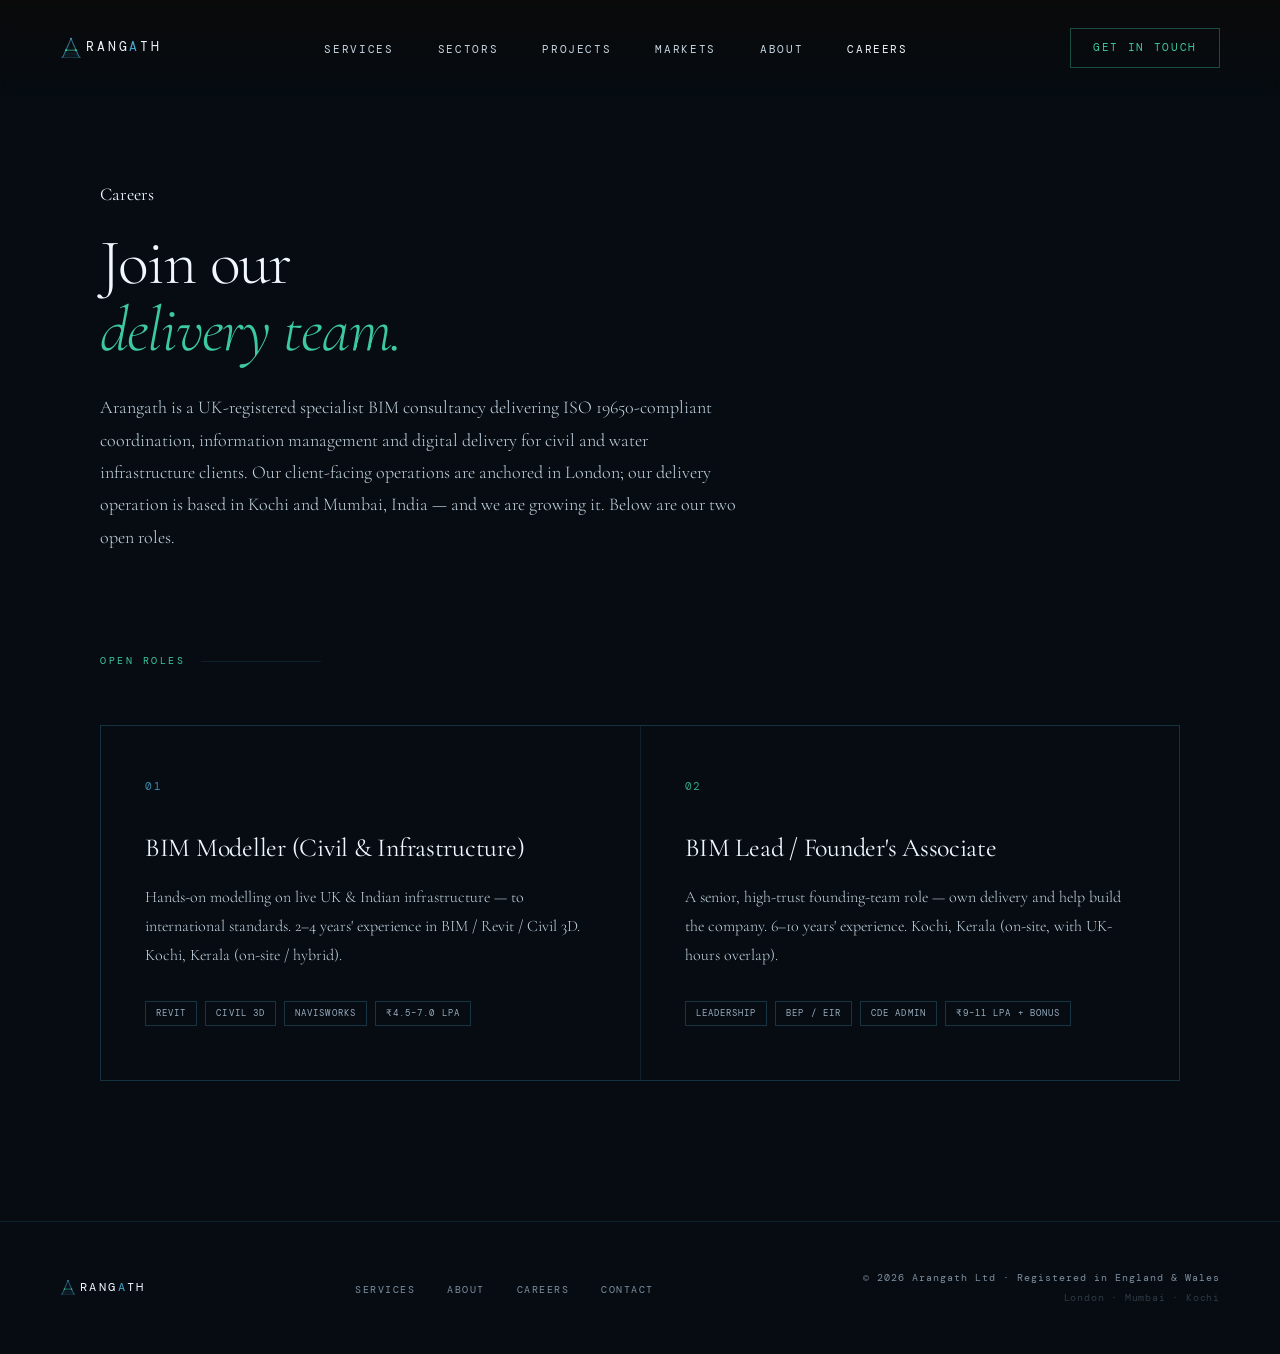
<file: careers/index.html>
<!DOCTYPE html>
<html lang="en">
<head>
<meta charset="UTF-8">
<meta name="viewport" content="width=device-width, initial-scale=1.0">
<title>Careers — BIM Modeller &amp; BIM Lead Jobs, Kochi | Arangath</title>
<meta name="description" content="Arangath is building its BIM delivery team in Kochi, Kerala. Open roles: BIM Modeller (Civil &amp; Infrastructure) and BIM Lead / Founder's Associate, working on live UK and Indian water and civil infrastructure to ISO 19650 standards.">
<link rel="preconnect" href="https://fonts.googleapis.com">
<link rel="preconnect" href="https://fonts.gstatic.com" crossorigin>
<link href="https://fonts.googleapis.com/css2?family=Cormorant+Garamond:ital,wght@0,300;0,400;0,500;1,300;1,400&family=DM+Mono:wght@300;400&display=swap" rel="stylesheet">
<style>
  *, *::before, *::after { box-sizing: border-box; margin: 0; padding: 0; }

  :root {
    --black: #060C12;
    --off-black: #0B1520;
    --dark-surface: #101D2A;
    --border: rgba(74,170,210,0.13);
    --border-hover: rgba(74,170,210,0.30);
    --gold: #4AAAD2;
    --gold-dim: rgba(74,170,210,0.14);
    --teal: #3DC9A0;
    --teal-dim: rgba(61,201,160,0.13);
    --white: #F0F7FF;
    --muted: rgba(225,242,255,0.88);
    --very-muted: rgba(200,225,248,0.62);
    --serif: 'Cormorant Garamond', Georgia, serif;
    --mono: 'DM Mono', 'Courier New', monospace;
  }

  html { scroll-behavior: smooth; }

  body {
    background: var(--black);
    color: var(--white);
    font-family: var(--serif);
    font-size: 18px;
    line-height: 1.6;
    -webkit-font-smoothing: antialiased;
  }

  /* NAV */
  nav {
    position: fixed;
    top: 0; left: 0; right: 0;
    z-index: 100;
    padding: 28px 60px;
    display: flex;
    justify-content: space-between;
    align-items: center;
    background: linear-gradient(to bottom, rgba(10,10,10,0.95) 0%, transparent 100%);
    backdrop-filter: blur(4px);
  }

  .nav-logo {
    font-family: var(--mono);
    font-size: 13px;
    letter-spacing: 0.22em;
    color: var(--white);
    text-transform: uppercase;
    text-decoration: none;
    display: flex;
    align-items: center;
  }

  .nav-logo-text {
    letter-spacing: 0.22em;
  }

  .nav-logo-a {
    color: var(--gold);
  }

  .nav-links {
    display: flex;
    gap: 44px;
    list-style: none;
  }

  .nav-links a {
    font-family: var(--mono);
    font-size: 11px;
    letter-spacing: 0.15em;
    color: var(--muted);
    text-decoration: none;
    text-transform: uppercase;
    transition: color 0.2s;
  }

  .nav-links a:hover { color: var(--white); }

  .nav-cta {
    font-family: var(--mono);
    font-size: 11px;
    letter-spacing: 0.15em;
    color: var(--teal);
    text-decoration: none;
    text-transform: uppercase;
    border: 1px solid rgba(61,201,160,0.35);
    padding: 10px 22px;
    transition: all 0.2s;
  }

  .nav-cta:hover {
    background: var(--teal-dim);
    border-color: var(--teal);
  }

  /* HERO */
  .hero {
    min-height: 100vh;
    display: flex;
    flex-direction: column;
    justify-content: flex-end;
    padding: 0 60px 100px;
    position: relative;
    overflow: hidden;
  }

  .hero-bg-image {
    position: absolute;
    top: 0;
    right: 0;
    width: 55%;
    height: 100%;
    z-index: 0;
  }

  .hero-bg-image img {
    width: 100%;
    height: 100%;
    object-fit: cover;
    object-position: center;
    display: block;
  }

  .hero-bg-image::before {
    content: '';
    position: absolute;
    inset: 0;
    background: linear-gradient(to right, #060C12 0%, rgba(6,12,18,0.7) 30%, rgba(6,12,18,0.1) 100%);
    z-index: 1;
  }

  .hero-label {
    position: relative;
    z-index: 2;
  }

  .hero-title {
    font-family: var(--serif);
    font-size: clamp(52px, 6vw, 92px);
    font-weight: 300;
    line-height: 0.95;
    letter-spacing: -0.02em;
    position: relative;
    z-index: 2;
    max-width: 580px;
  }

  .hero-title em {
    font-style: italic;
    color: var(--teal);
  }

  .hero-bottom {
    display: flex;
    justify-content: space-between;
    align-items: flex-end;
    margin-top: 64px;
    position: relative;
    z-index: 2;
  }

  .hero-descriptor {
    font-family: var(--serif);
    font-size: 17px;
    font-weight: 300;
    color: var(--muted);
    max-width: 360px;
    line-height: 1.7;
  }

  .hero-scroll {
    font-family: var(--mono);
    font-size: 10px;
    letter-spacing: 0.2em;
    color: var(--very-muted);
    text-transform: uppercase;
    display: flex;
    align-items: center;
    gap: 12px;
  }

  .hero-scroll::after {
    content: '';
    display: block;
    width: 1px;
    height: 48px;
    background: linear-gradient(to bottom, var(--very-muted), transparent);
  }

  @media (max-width: 768px) {
    .hero { padding: 0 24px 80px; }
    .hero-bg-image { width: 100%; opacity: 0.2; }
    .hero-title { max-width: 100%; }
  }

  /* SECTION COMMON */
  section {
    padding: 120px 60px;
  }

  .section-label {
    font-family: var(--mono);
    font-size: 10px;
    letter-spacing: 0.25em;
    color: var(--gold);
    text-transform: uppercase;
    margin-bottom: 56px;
    display: flex;
    align-items: center;
    gap: 16px;
  }

  .section-label::after {
    content: '';
    display: block;
    flex: 1;
    height: 1px;
    background: var(--border);
    max-width: 120px;
  }

  .section-label.teal {
    color: var(--teal);
  }

  /* PROPOSITION */
  .proposition {
    background: var(--off-black);
    border-top: 1px solid var(--border);
    border-bottom: 1px solid var(--border);
  }

  .proposition-inner {
    max-width: 1200px;
    margin: 0 auto;
    display: grid;
    grid-template-columns: 1fr 1fr;
    gap: 80px;
    align-items: start;
  }

  .proposition-left h2 {
    font-family: var(--serif);
    font-size: clamp(36px, 4vw, 58px);
    font-weight: 300;
    line-height: 1.1;
    letter-spacing: -0.01em;
  }

  .proposition-left h2 em {
    font-style: italic;
    color: var(--teal);
  }

  .proposition-right {
    padding-top: 8px;
  }

  .proposition-right p {
    font-family: var(--serif);
    font-size: 17px;
    font-weight: 300;
    color: var(--muted);
    line-height: 1.8;
    margin-bottom: 28px;
  }

  .proposition-right p:last-child { margin-bottom: 0; }

  /* SERVICES */
  .services { background: var(--black); }

  .services-inner { max-width: 1200px; margin: 0 auto; }

  .services-grid {
    display: grid;
    grid-template-columns: repeat(2, 1fr);
    gap: 1px;
    background: var(--border);
    border: 1px solid var(--border);
  }

  .service-card {
    background: var(--black);
    padding: 52px 44px;
    transition: background 0.3s, border-color 0.3s;
    cursor: default;
    border-bottom: 2px solid transparent;
  }

  .service-card:hover {
    background: var(--dark-surface);
    border-bottom-color: var(--teal);
  }

  .service-num {
    font-family: var(--mono);
    font-size: 11px;
    letter-spacing: 0.15em;
    color: var(--gold);
    margin-bottom: 36px;
    opacity: 0.8;
  }

  .service-card:nth-child(2) .service-num,
  .service-card:nth-child(2) .service-title {
    /* middle card gets teal accent on number */
  }

  .service-card:nth-child(even) .service-num {
    color: var(--teal);
  }

  .service-title {
    font-family: var(--serif);
    font-size: 26px;
    font-weight: 400;
    line-height: 1.2;
    margin-bottom: 20px;
    letter-spacing: -0.01em;
  }

  .service-desc {
    font-family: var(--serif);
    font-size: 16px;
    font-weight: 300;
    color: var(--muted);
    line-height: 1.8;
    margin-bottom: 32px;
  }

  .service-tags {
    display: flex;
    flex-wrap: wrap;
    gap: 8px;
  }

  .tag {
    font-family: var(--mono);
    font-size: 9px;
    letter-spacing: 0.12em;
    color: rgba(200,225,248,0.75);
    border: 1px solid rgba(74,170,210,0.25);
    padding: 4px 10px;
    text-transform: uppercase;
  }

  /* APPROACH */
  .approach {
    background: var(--dark-surface);
    border-top: 1px solid var(--border);
    border-bottom: 1px solid var(--border);
  }

  .approach-inner {
    max-width: 1200px;
    margin: 0 auto;
  }

  .approach-heading {
    font-family: var(--serif);
    font-size: clamp(32px, 3.5vw, 52px);
    font-weight: 300;
    line-height: 1.1;
    letter-spacing: -0.01em;
    max-width: 600px;
    margin-bottom: 72px;
  }

  .approach-heading em {
    font-style: italic;
    color: var(--gold);
  }

  .pillars {
    display: grid;
    grid-template-columns: repeat(4, 1fr);
    gap: 48px;
    border-top: 1px solid var(--border);
    padding-top: 52px;
  }

  .pillar-num {
    font-family: var(--mono);
    font-size: 10px;
    letter-spacing: 0.15em;
    color: var(--gold);
    margin-bottom: 16px;
    opacity: 0.6;
  }

  .pillar-title {
    font-family: var(--serif);
    font-size: 20px;
    font-weight: 400;
    margin-bottom: 12px;
    line-height: 1.2;
  }

  .pillar-text {
    font-family: var(--serif);
    font-size: 15px;
    font-weight: 300;
    color: var(--muted);
    line-height: 1.8;
  }

  /* SECTORS */
  .sectors { background: var(--black); }
  .sectors-inner { max-width: 1200px; margin: 0 auto; }

  .sectors-list {
    border-top: 1px solid var(--border);
  }

  .sector-row {
    display: flex;
    align-items: center;
    justify-content: space-between;
    padding: 32px 0;
    border-bottom: 1px solid var(--border);
    cursor: default;
    transition: all 0.2s;
    gap: 24px;
  }

  .sector-row:hover .sector-name { color: var(--teal); }
  .sector-row:hover .sector-arrow { opacity: 1; transform: translateX(4px); }

  .sector-left {
    display: flex;
    align-items: center;
    gap: 32px;
  }

  .sector-idx {
    font-family: var(--mono);
    font-size: 10px;
    letter-spacing: 0.15em;
    color: var(--very-muted);
    min-width: 24px;
  }

  .sector-name {
    font-family: var(--serif);
    font-size: clamp(22px, 2.5vw, 36px);
    font-weight: 300;
    letter-spacing: -0.01em;
    transition: color 0.2s;
  }

  .sector-note {
    font-family: var(--mono);
    font-size: 10px;
    letter-spacing: 0.12em;
    color: var(--very-muted);
    text-transform: uppercase;
  }

  .sector-arrow {
    font-size: 20px;
    color: var(--teal);
    opacity: 0;
    transition: all 0.2s;
  }

  /* MARKETS */
  .markets {
    background: var(--off-black);
    border-top: 1px solid var(--border);
  }

  .markets-inner {
    max-width: 1200px;
    margin: 0 auto;
    display: grid;
    grid-template-columns: 1fr 1fr;
    gap: 80px;
    align-items: start;
  }

  .markets-left h2 {
    font-family: var(--serif);
    font-size: clamp(32px, 3.5vw, 52px);
    font-weight: 300;
    line-height: 1.1;
    letter-spacing: -0.01em;
  }

  .markets-left h2 em {
    font-style: italic;
    color: var(--gold);
  }

  .markets-right {
    padding-top: 8px;
  }

  .market-item {
    padding: 28px 0;
    border-bottom: 1px solid var(--border);
    display: flex;
    gap: 24px;
    align-items: flex-start;
  }

  .market-item:first-child { border-top: 1px solid var(--border); }

  .market-status {
    font-family: var(--mono);
    font-size: 9px;
    letter-spacing: 0.15em;
    color: var(--teal);
    background: var(--teal-dim);
    border: 1px solid rgba(61,201,160,0.25);
    padding: 3px 9px;
    text-transform: uppercase;
    margin-top: 4px;
    white-space: nowrap;
    flex-shrink: 0;
  }

  .market-status.soon {
    color: var(--very-muted);
    background: transparent;
    border-color: var(--border);
  }

  .market-text h3 {
    font-family: var(--serif);
    font-size: 20px;
    font-weight: 400;
    margin-bottom: 6px;
  }

  .market-text p {
    font-family: var(--serif);
    font-size: 14px;
    font-weight: 300;
    color: var(--muted);
    line-height: 1.7;
  }

  /* ABOUT */
  .about {
    background: var(--black);
    border-top: 1px solid var(--border);
  }

  .about-inner {
    max-width: 1200px;
    margin: 0 auto;
  }

  .about-grid {
    display: grid;
    grid-template-columns: 2fr 1fr;
    gap: 80px;
    align-items: start;
  }

  .about-main h2 {
    font-family: var(--serif);
    font-size: clamp(36px, 4vw, 58px);
    font-weight: 300;
    line-height: 1.1;
    letter-spacing: -0.01em;
    margin-bottom: 36px;
  }

  .about-main h2 em {
    font-style: italic;
    color: var(--gold);
  }

  .about-main p {
    font-family: var(--serif);
    font-size: 18px;
    font-weight: 300;
    color: var(--muted);
    line-height: 1.85;
    margin-bottom: 24px;
  }

  .about-stats {
    display: flex;
    flex-direction: column;
    gap: 32px;
    padding-top: 8px;
  }

  .stat-item {
    border-left: 1px solid var(--border);
    padding-left: 24px;
  }

  .stat-num {
    font-family: var(--serif);
    font-size: 44px;
    font-weight: 300;
    color: var(--gold);
    line-height: 1;
    margin-bottom: 6px;
  }

  .stat-label {
    font-family: var(--mono);
    font-size: 10px;
    letter-spacing: 0.15em;
    color: var(--very-muted);
    text-transform: uppercase;
  }


  /* CONTACT */
  .contact {
    background: var(--off-black);
    border-top: 1px solid var(--border);
  }

  .contact-inner {
    max-width: 1200px;
    margin: 0 auto;
    display: grid;
    grid-template-columns: 1fr 1fr;
    gap: 80px;
    align-items: start;
  }

  .contact-left h2 {
    font-family: var(--serif);
    font-size: clamp(36px, 4vw, 58px);
    font-weight: 300;
    line-height: 1.1;
    letter-spacing: -0.01em;
    margin-bottom: 28px;
  }

  .contact-left h2 em {
    font-style: italic;
    color: var(--gold);
  }

  .contact-left p {
    font-family: var(--serif);
    font-size: 17px;
    font-weight: 300;
    color: var(--muted);
    line-height: 1.8;
    margin-bottom: 44px;
  }

  .contact-details {
    display: flex;
    flex-direction: column;
    gap: 16px;
  }

  .contact-detail {
    display: flex;
    gap: 16px;
    align-items: baseline;
  }

  .contact-detail-label {
    font-family: var(--mono);
    font-size: 10px;
    letter-spacing: 0.15em;
    color: var(--very-muted);
    text-transform: uppercase;
    min-width: 64px;
  }

  .contact-detail-val {
    font-family: var(--serif);
    font-size: 16px;
    font-weight: 300;
    color: var(--white);
  }

  .contact-detail-val a {
    color: var(--white);
    text-decoration: none;
    transition: color 0.2s;
  }

  .contact-detail-val a:hover { color: var(--gold); }

  .contact-form {
    display: flex;
    flex-direction: column;
    gap: 20px;
  }

  .form-group {
    display: flex;
    flex-direction: column;
    gap: 8px;
  }

  .form-label {
    font-family: var(--mono);
    font-size: 10px;
    letter-spacing: 0.15em;
    color: var(--very-muted);
    text-transform: uppercase;
  }

  .form-input, .form-select, .form-textarea {
    background: var(--black);
    border: 1px solid var(--border);
    color: var(--white);
    font-family: var(--serif);
    font-size: 16px;
    font-weight: 300;
    padding: 14px 18px;
    outline: none;
    transition: border-color 0.2s;
    width: 100%;
    -webkit-appearance: none;
  }

  .form-input:focus, .form-select:focus, .form-textarea:focus {
    border-color: rgba(200,169,110,0.5);
  }

  .form-input::placeholder, .form-textarea::placeholder {
    color: var(--very-muted);
  }

  .form-select { cursor: pointer; }

  .form-select option {
    background: var(--off-black);
    color: var(--white);
  }

  .form-textarea {
    resize: vertical;
    min-height: 120px;
  }

  .form-submit {
    font-family: var(--mono);
    font-size: 11px;
    letter-spacing: 0.2em;
    color: var(--teal);
    text-transform: uppercase;
    background: transparent;
    border: 1px solid rgba(61,201,160,0.35);
    padding: 18px 36px;
    cursor: pointer;
    transition: all 0.2s;
    align-self: flex-start;
  }

  .form-submit:hover {
    background: var(--teal-dim);
    border-color: var(--teal);
  }

  /* FOOTER */
  footer {
    background: var(--black);
    border-top: 1px solid var(--border);
    padding: 48px 60px;
    display: flex;
    justify-content: space-between;
    align-items: center;
    flex-wrap: wrap;
    gap: 24px;
  }

  .footer-logo {
    font-family: var(--mono);
    font-size: 12px;
    letter-spacing: 0.2em;
    color: var(--white);
    text-transform: uppercase;
    display: flex;
    align-items: center;
  }

  .footer-logo-a { color: var(--gold); }

  .footer-note {
    font-family: var(--mono);
    font-size: 10px;
    letter-spacing: 0.1em;
    color: var(--very-muted);
  }

  .footer-links {
    display: flex;
    gap: 32px;
    list-style: none;
  }

  .footer-links a {
    font-family: var(--mono);
    font-size: 10px;
    letter-spacing: 0.15em;
    color: var(--very-muted);
    text-decoration: none;
    text-transform: uppercase;
    transition: color 0.2s;
  }

  .footer-links a:hover { color: var(--white); }

  /* STANDARD MARK */
  .standards-bar {
    background: var(--dark-surface);
    border-top: 1px solid var(--border);
    padding: 28px 60px;
    display: flex;
    align-items: center;
    gap: 48px;
    flex-wrap: wrap;
  }

  .standards-label {
    font-family: var(--mono);
    font-size: 9px;
    letter-spacing: 0.2em;
    color: var(--very-muted);
    text-transform: uppercase;
    white-space: nowrap;
  }

  .standards-items {
    display: flex;
    gap: 36px;
    flex-wrap: wrap;
  }

  .std-item {
    font-family: var(--mono);
    font-size: 11px;
    letter-spacing: 0.1em;
    color: var(--muted);
    display: flex;
    align-items: center;
    gap: 8px;
  }

  .std-item::before {
    content: '';
    display: block;
    width: 4px;
    height: 4px;
    background: var(--gold);
    opacity: 0.6;
  }

  .std-item:nth-child(even)::before {
    background: var(--teal);
  }

  /* MOBILE */
  @media (max-width: 768px) {
    nav { padding: 20px 24px; }
    .nav-links { display: none; }
    .hero { padding: 0 24px 80px; }
    section { padding: 80px 24px; }
    .proposition-inner,
    .markets-inner,
    .contact-inner,
    .about-grid { grid-template-columns: 1fr; gap: 48px; }
    .services-grid { grid-template-columns: 1fr; }
    .pillars { grid-template-columns: 1fr 1fr; gap: 32px; }
    footer { padding: 32px 24px; flex-direction: column; align-items: flex-start; }
    .standards-bar { padding: 20px 24px; gap: 20px; }
    .hero-bottom { flex-direction: column; gap: 32px; }
  }

  @media (max-width: 480px) {
    .pillars { grid-template-columns: 1fr; }
  }

  /* LEADERSHIP */
  .leadership {
    background: var(--off-black);
    border-top: 1px solid var(--border);
  }

  .leadership-inner { max-width: 1200px; margin: 0 auto; }

  .leadership-card {
    display: grid;
    grid-template-columns: 200px 1fr;
    gap: 56px;
    align-items: start;
    border-top: 1px solid var(--border);
    padding-top: 52px;
  }

  .leadership-mark {
    width: 120px;
    height: 120px;
    border: 1px solid var(--border-hover);
    display: flex;
    align-items: center;
    justify-content: center;
    font-family: var(--mono);
    font-size: 30px;
    letter-spacing: 0.05em;
    color: var(--gold);
  }

  .leadership-name {
    font-family: var(--serif);
    font-size: clamp(28px, 3vw, 38px);
    font-weight: 400;
    letter-spacing: -0.01em;
    margin-bottom: 8px;
  }

  .leadership-title {
    font-family: var(--mono);
    font-size: 11px;
    letter-spacing: 0.12em;
    color: var(--teal);
    text-transform: uppercase;
    margin-bottom: 24px;
  }

  .leadership-bio {
    font-family: var(--serif);
    font-size: 17px;
    font-weight: 300;
    color: var(--muted);
    line-height: 1.8;
    max-width: 680px;
  }

  .placeholder {
    color: var(--gold);
    border: 1px dashed rgba(74,170,210,0.45);
    padding: 1px 8px;
    font-family: var(--mono);
    font-size: 0.75em;
    letter-spacing: 0.04em;
    white-space: nowrap;
  }

  @media (max-width: 768px) {
    .leadership-card { grid-template-columns: 1fr; gap: 28px; }
    .leadership-mark { width: 88px; height: 88px; font-size: 22px; }
  }

  /* PROJECTS */
  .projects {
    background: var(--black);
    border-top: 1px solid var(--border);
  }

  .projects-inner {
    max-width: 1200px;
    margin: 0 auto;
  }

  .projects-intro {
    margin-bottom: 56px;
    max-width: 640px;
  }

  .projects-intro p {
    font-family: var(--serif);
    font-size: 17px;
    font-weight: 300;
    color: var(--muted);
    line-height: 1.8;
  }

  .projects-grid {
    display: flex;
    flex-direction: column;
    gap: 80px;
  }

  .project-card {
    display: grid;
    grid-template-columns: 1.2fr 1fr;
    gap: 56px;
    align-items: center;
  }

  .project-card--reverse {
    grid-template-columns: 1fr 1.2fr;
  }

  .project-card--reverse .project-bim {
    order: 2;
  }

  .project-card--reverse .project-info {
    order: 1;
  }

  .project-bim {
    border: 1px solid var(--border);
    line-height: 0;
  }

  .project-bim:hover {
    border-color: var(--border-hover);
  }

  .project-num {
    font-family: var(--mono);
    font-size: 10px;
    letter-spacing: 0.18em;
    color: var(--gold);
    margin-bottom: 12px;
    opacity: 0.6;
  }

  .project-meta {
    display: flex;
    gap: 16px;
    margin-bottom: 14px;
    flex-wrap: wrap;
  }

  .project-type {
    font-family: var(--mono);
    font-size: 10px;
    letter-spacing: 0.12em;
    color: var(--teal);
    text-transform: uppercase;
    opacity: 0.8;
  }

  .project-loc {
    font-family: var(--mono);
    font-size: 10px;
    letter-spacing: 0.12em;
    color: var(--very-muted);
    text-transform: uppercase;
  }

  .project-title {
    font-family: var(--serif);
    font-size: 26px;
    font-weight: 400;
    line-height: 1.2;
    letter-spacing: -0.01em;
    margin-bottom: 16px;
  }

  .project-desc {
    font-family: var(--serif);
    font-size: 16px;
    font-weight: 300;
    color: var(--muted);
    line-height: 1.8;
    margin-bottom: 24px;
  }

  .project-tags {
    display: flex;
    flex-wrap: wrap;
    gap: 8px;
  }

  .ptag {
    font-family: var(--mono);
    font-size: 9px;
    letter-spacing: 0.1em;
    color: var(--very-muted);
    border: 1px solid var(--border);
    padding: 4px 10px;
    text-transform: uppercase;
  }

  .projects-disclaimer {
    font-family: var(--mono);
    font-size: 10px;
    letter-spacing: 0.08em;
    color: var(--very-muted);
    line-height: 1.7;
    margin-top: 64px;
    padding-top: 24px;
    border-top: 1px solid var(--border);
  }

  @media (max-width: 768px) {
    .project-card,
    .project-card--reverse { grid-template-columns: 1fr; gap: 32px; }
    .project-card--reverse .project-bim { order: 0; }
    .project-card--reverse .project-info { order: 0; }
  }


  /* AMP8 TOOLTIP */
  .tooltip-wrap {
    position: relative;
    display: inline;
    cursor: help;
    border-bottom: 1px dotted rgba(74,170,210,0.5);
  }

  .tooltip-wrap .tooltip-box {
    display: none;
    position: absolute;
    bottom: 125%;
    left: 50%;
    transform: translateX(-50%);
    background: #0F1720;
    border: 1px solid rgba(74,170,210,0.25);
    color: rgba(237,244,250,0.85);
    font-family: 'DM Mono', monospace;
    font-size: 11px;
    font-style: normal;
    letter-spacing: 0.06em;
    line-height: 1.6;
    padding: 10px 14px;
    white-space: nowrap;
    z-index: 100;
    pointer-events: none;
  }

  .tooltip-wrap .tooltip-box::after {
    content: '';
    position: absolute;
    top: 100%;
    left: 50%;
    transform: translateX(-50%);
    border: 5px solid transparent;
    border-top-color: rgba(74,170,210,0.25);
  }

  .tooltip-wrap:hover .tooltip-box,
  .tooltip-wrap.tt-active .tooltip-box {
    display: block;
  }

  @media (max-width: 480px) {
    .tooltip-wrap .tooltip-box {
      white-space: normal;
      width: max-content;
      max-width: 220px;
      left: auto;
      right: -12px;
      transform: none;
    }

    .tooltip-wrap .tooltip-box::after {
      left: auto;
      right: 16px;
      transform: none;
    }
  }




</style>
<style>
  .careers-hero { padding: 180px 60px 100px; max-width: 1200px; margin: 0 auto; }
  .careers-hero h1 { font-family: var(--serif); font-size: clamp(40px, 5vw, 64px); font-weight: 300; line-height: 1.05; letter-spacing: -0.02em; margin-bottom: 28px; max-width: 720px; }
  .careers-hero h1 em { font-style: italic; color: var(--teal); }
  .careers-hero p { font-family: var(--serif); font-size: 18px; font-weight: 300; color: var(--muted); line-height: 1.8; max-width: 640px; }
  .roles-section { padding: 0 60px 140px; max-width: 1200px; margin: 0 auto; }
  .role-card { display: block; text-decoration: none; color: inherit; }
  .role-card .service-card { height: 100%; }
  .role-card:hover .service-title { color: var(--teal); }
  @media (max-width: 768px) {
    .careers-hero { padding: 140px 24px 60px; }
    .roles-section { padding: 0 24px 100px; }
  }
</style>
</head>
<body>

<!-- NAV -->
<nav>
  <a href="/" class="nav-logo">
    <svg width="22" height="26" viewBox="0 0 160 160" fill="none" xmlns="http://www.w3.org/2000/svg" aria-hidden="true" style="display:inline-block;vertical-align:middle;margin-right:4px;flex-shrink:0;">
      <!-- ISO grid plane at base -->
      <line x1="10" y1="148" x2="80" y2="113" stroke="#4AAAD2" stroke-width="1.8" opacity="0.7"/>
      <line x1="30" y1="155" x2="100" y2="120" stroke="#4AAAD2" stroke-width="1.4" opacity="0.5"/>
      <line x1="50" y1="158" x2="120" y2="123" stroke="#4AAAD2" stroke-width="1.2" opacity="0.35"/>
      <line x1="150" y1="148" x2="80" y2="113" stroke="#4AAAD2" stroke-width="1.8" opacity="0.7"/>
      <line x1="130" y1="155" x2="60" y2="120" stroke="#4AAAD2" stroke-width="1.4" opacity="0.5"/>
      <line x1="110" y1="158" x2="40" y2="123" stroke="#4AAAD2" stroke-width="1.2" opacity="0.35"/>
      <!-- Base anchor line -->
      <line x1="10" y1="148" x2="150" y2="148" stroke="#4AAAD2" stroke-width="2.5" stroke-linecap="round" opacity="0.75"/>
      <!-- A left leg -->
      <line x1="20" y1="148" x2="80" y2="12" stroke="#4AAAD2" stroke-width="5" stroke-linecap="round"/>
      <!-- A right leg -->
      <line x1="140" y1="148" x2="80" y2="12" stroke="#4AAAD2" stroke-width="5" stroke-linecap="round"/>
      <!-- Interior grid lines on left leg -->
      <line x1="35" y1="136" x2="72" y2="42" stroke="#4AAAD2" stroke-width="1.6" opacity="0.6"/>
      <line x1="50" y1="142" x2="76" y2="68" stroke="#4AAAD2" stroke-width="1.2" opacity="0.42"/>
      <!-- Interior grid lines on right leg -->
      <line x1="125" y1="136" x2="88" y2="42" stroke="#4AAAD2" stroke-width="1.6" opacity="0.6"/>
      <line x1="110" y1="142" x2="84" y2="68" stroke="#4AAAD2" stroke-width="1.2" opacity="0.42"/>
      <!-- Horizontal cross lines on left leg -->
      <line x1="27" y1="112" x2="56" y2="112" stroke="#4AAAD2" stroke-width="1.4" opacity="0.55"/>
      <line x1="34" y1="88" x2="66" y2="88" stroke="#4AAAD2" stroke-width="1.2" opacity="0.45"/>
      <line x1="42" y1="64" x2="70" y2="64" stroke="#4AAAD2" stroke-width="1" opacity="0.35"/>
      <!-- Horizontal cross lines on right leg -->
      <line x1="133" y1="112" x2="104" y2="112" stroke="#4AAAD2" stroke-width="1.4" opacity="0.55"/>
      <line x1="126" y1="88" x2="94" y2="88" stroke="#4AAAD2" stroke-width="1.2" opacity="0.45"/>
      <line x1="118" y1="64" x2="90" y2="64" stroke="#4AAAD2" stroke-width="1" opacity="0.35"/>
      <!-- Teal crossbar -->
      <line x1="44" y1="96" x2="116" y2="96" stroke="#3DC9A0" stroke-width="5" stroke-linecap="round"/>
      <circle cx="44" cy="96" r="7" fill="#3DC9A0"/>
      <circle cx="116" cy="96" r="7" fill="#3DC9A0"/>
      <circle cx="80" cy="12" r="6" fill="#4AAAD2"/>
    </svg><span class="nav-logo-text">RANG<span class="nav-logo-a">A</span>TH</span>
  </a>
  <ul class="nav-links">
    <li><a href="/#services">Services</a></li>
    <li><a href="/#sectors">Sectors</a></li>
    <li><a href="/#projects">Projects</a></li>
    <li><a href="/#markets">Markets</a></li>
    <li><a href="/#about">About</a></li>
    <li><a href="/careers" style="color:var(--white);">Careers</a></li>
  </ul>
  <a href="/#contact" class="nav-cta">Get in touch</a>
</nav>

<!-- CAREERS HERO -->
<section class="careers-hero">
  <div class="hero-label" style="margin-bottom:20px;">Careers</div>
  <h1>Join our<br><em>delivery team.</em></h1>
  <p>
    Arangath is a UK-registered specialist BIM consultancy delivering ISO 19650-compliant coordination, information management and digital delivery for civil and water infrastructure clients. Our client-facing operations are anchored in London; our delivery operation is based in Kochi and Mumbai, India — and we are growing it. Below are our two open roles.
  </p>
</section>

<!-- ROLES -->
<section class="roles-section">
  <div class="section-label teal">Open roles</div>
  <div class="services-grid" style="grid-template-columns: repeat(2, 1fr);">

    <a href="/careers/bim-modeller" class="role-card">
      <div class="service-card">
        <div class="service-num">01</div>
        <h3 class="service-title">BIM Modeller (Civil &amp; Infrastructure)</h3>
        <p class="service-desc">
          Hands-on modelling on live UK &amp; Indian infrastructure — to international standards. 2–4 years' experience in BIM / Revit / Civil 3D. Kochi, Kerala (on-site / hybrid).
        </p>
        <div class="service-tags">
          <span class="tag">Revit</span>
          <span class="tag">Civil 3D</span>
          <span class="tag">Navisworks</span>
          <span class="tag">₹4.5–7.0 LPA</span>
        </div>
      </div>
    </a>

    <a href="/careers/bim-lead" class="role-card">
      <div class="service-card">
        <div class="service-num" style="color:var(--teal)">02</div>
        <h3 class="service-title">BIM Lead / Founder's Associate</h3>
        <p class="service-desc">
          A senior, high-trust founding-team role — own delivery and help build the company. 6–10 years' experience. Kochi, Kerala (on-site, with UK-hours overlap).
        </p>
        <div class="service-tags">
          <span class="tag">Leadership</span>
          <span class="tag">BEP / EIR</span>
          <span class="tag">CDE Admin</span>
          <span class="tag">₹9–11 LPA + Bonus</span>
        </div>
      </div>
    </a>

  </div>
</section>

<!-- FOOTER -->
<footer>
  <div class="footer-logo">
    <svg width="16" height="19" viewBox="0 0 160 160" fill="none" xmlns="http://www.w3.org/2000/svg" aria-hidden="true" style="display:inline-block;vertical-align:middle;margin-right:4px;flex-shrink:0;">
      <!-- ISO grid plane at base -->
      <line x1="10" y1="148" x2="80" y2="113" stroke="#4AAAD2" stroke-width="1.8" opacity="0.7"/>
      <line x1="30" y1="155" x2="100" y2="120" stroke="#4AAAD2" stroke-width="1.4" opacity="0.5"/>
      <line x1="50" y1="158" x2="120" y2="123" stroke="#4AAAD2" stroke-width="1.2" opacity="0.35"/>
      <line x1="150" y1="148" x2="80" y2="113" stroke="#4AAAD2" stroke-width="1.8" opacity="0.7"/>
      <line x1="130" y1="155" x2="60" y2="120" stroke="#4AAAD2" stroke-width="1.4" opacity="0.5"/>
      <line x1="110" y1="158" x2="40" y2="123" stroke="#4AAAD2" stroke-width="1.2" opacity="0.35"/>
      <!-- Base anchor line -->
      <line x1="10" y1="148" x2="150" y2="148" stroke="#4AAAD2" stroke-width="2.5" stroke-linecap="round" opacity="0.75"/>
      <!-- A left leg -->
      <line x1="20" y1="148" x2="80" y2="12" stroke="#4AAAD2" stroke-width="5" stroke-linecap="round"/>
      <!-- A right leg -->
      <line x1="140" y1="148" x2="80" y2="12" stroke="#4AAAD2" stroke-width="5" stroke-linecap="round"/>
      <!-- Interior grid lines on left leg -->
      <line x1="35" y1="136" x2="72" y2="42" stroke="#4AAAD2" stroke-width="1.6" opacity="0.6"/>
      <line x1="50" y1="142" x2="76" y2="68" stroke="#4AAAD2" stroke-width="1.2" opacity="0.42"/>
      <!-- Interior grid lines on right leg -->
      <line x1="125" y1="136" x2="88" y2="42" stroke="#4AAAD2" stroke-width="1.6" opacity="0.6"/>
      <line x1="110" y1="142" x2="84" y2="68" stroke="#4AAAD2" stroke-width="1.2" opacity="0.42"/>
      <!-- Horizontal cross lines on left leg -->
      <line x1="27" y1="112" x2="56" y2="112" stroke="#4AAAD2" stroke-width="1.4" opacity="0.55"/>
      <line x1="34" y1="88" x2="66" y2="88" stroke="#4AAAD2" stroke-width="1.2" opacity="0.45"/>
      <line x1="42" y1="64" x2="70" y2="64" stroke="#4AAAD2" stroke-width="1" opacity="0.35"/>
      <!-- Horizontal cross lines on right leg -->
      <line x1="133" y1="112" x2="104" y2="112" stroke="#4AAAD2" stroke-width="1.4" opacity="0.55"/>
      <line x1="126" y1="88" x2="94" y2="88" stroke="#4AAAD2" stroke-width="1.2" opacity="0.45"/>
      <line x1="118" y1="64" x2="90" y2="64" stroke="#4AAAD2" stroke-width="1" opacity="0.35"/>
      <!-- Teal crossbar -->
      <line x1="44" y1="96" x2="116" y2="96" stroke="#3DC9A0" stroke-width="5" stroke-linecap="round"/>
      <circle cx="44" cy="96" r="7" fill="#3DC9A0"/>
      <circle cx="116" cy="96" r="7" fill="#3DC9A0"/>
      <circle cx="80" cy="12" r="6" fill="#4AAAD2"/>
    </svg><span style="letter-spacing:0.2em;">RANG<span class="footer-logo-a">A</span>TH</span>
  </div>
  <ul class="footer-links">
    <li><a href="/#services">Services</a></li>
    <li><a href="/#about">About</a></li>
    <li><a href="/careers">Careers</a></li>
    <li><a href="/#contact">Contact</a></li>
  </ul>
  <div style="display:flex;flex-direction:column;gap:4px;text-align:right;">
    <span class="footer-note">© 2026 Arangath Ltd · Registered in England &amp; Wales</span>
    <span style="font-family:'DM Mono',monospace;font-size:10px;color:rgba(200,225,248,0.22);letter-spacing:0.08em;">London · Mumbai · Kochi</span>
  </div>
</footer>

</body>
</html>
</file>
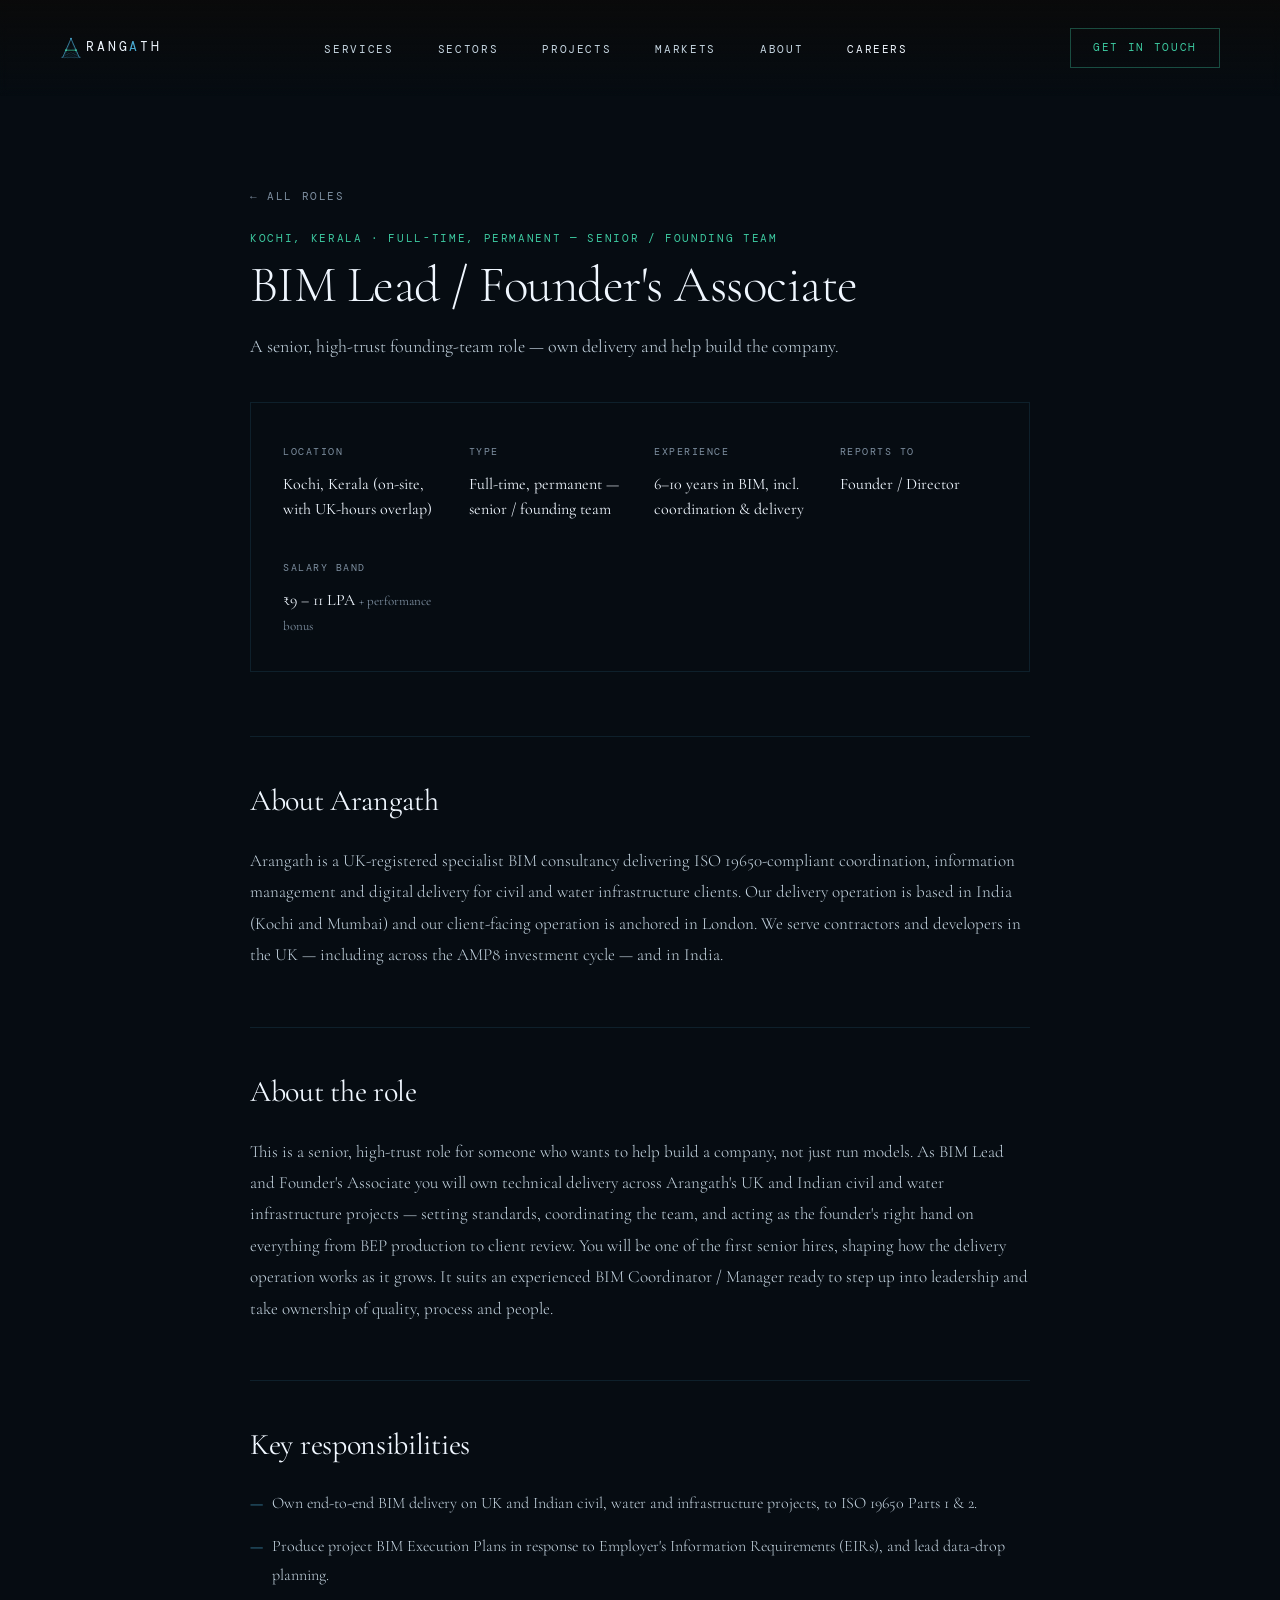
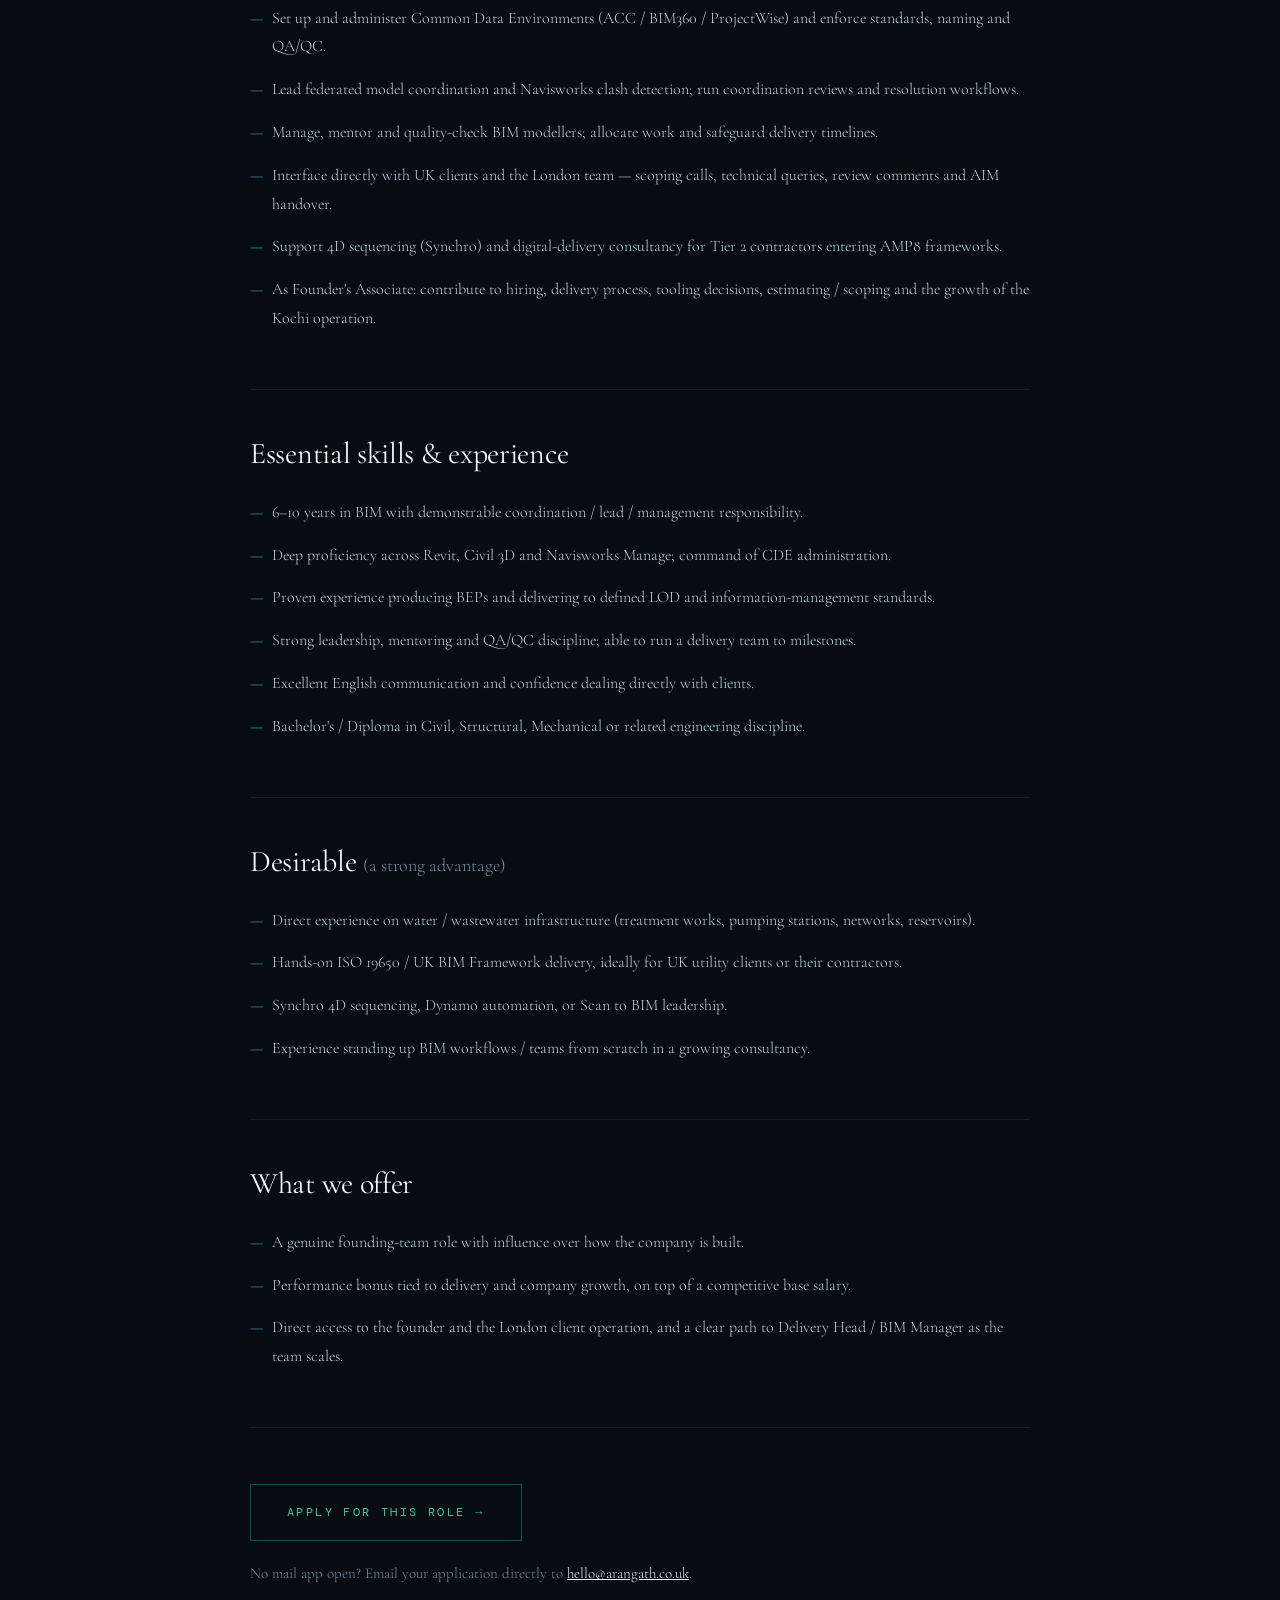
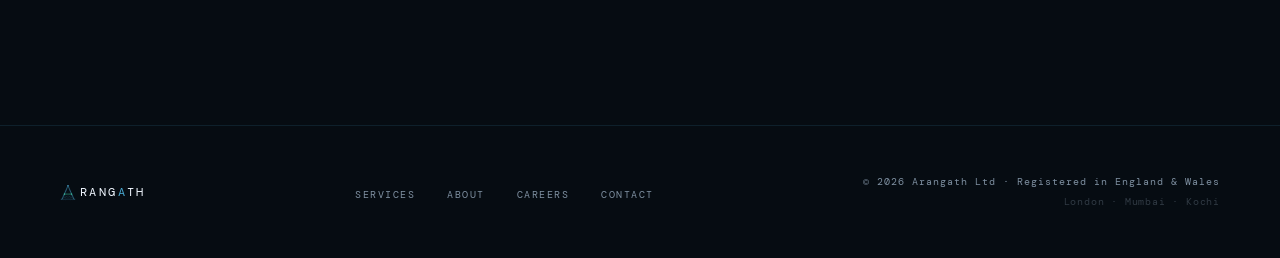
<file: careers/bim-lead/index.html>
<!DOCTYPE html>
<html lang="en">
<head>
<meta charset="UTF-8">
<meta name="viewport" content="width=device-width, initial-scale=1.0">
<title>BIM Lead / Founder's Associate — Kochi | Arangath Careers</title>
<meta name="description" content="Arangath is hiring a BIM Lead / Founder's Associate in Kochi, Kerala. 6–10 years' BIM coordination and delivery leadership. Own delivery across UK and Indian water and civil infrastructure projects to ISO 19650 standards. ₹9–11 LPA + bonus.">
<link rel="preconnect" href="https://fonts.googleapis.com">
<link rel="preconnect" href="https://fonts.gstatic.com" crossorigin>
<link href="https://fonts.googleapis.com/css2?family=Cormorant+Garamond:ital,wght@0,300;0,400;0,500;1,300;1,400&family=DM+Mono:wght@300;400&display=swap" rel="stylesheet">
<style>
  *, *::before, *::after { box-sizing: border-box; margin: 0; padding: 0; }

  :root {
    --black: #060C12;
    --off-black: #0B1520;
    --dark-surface: #101D2A;
    --border: rgba(74,170,210,0.13);
    --border-hover: rgba(74,170,210,0.30);
    --gold: #4AAAD2;
    --gold-dim: rgba(74,170,210,0.14);
    --teal: #3DC9A0;
    --teal-dim: rgba(61,201,160,0.13);
    --white: #F0F7FF;
    --muted: rgba(225,242,255,0.88);
    --very-muted: rgba(200,225,248,0.62);
    --serif: 'Cormorant Garamond', Georgia, serif;
    --mono: 'DM Mono', 'Courier New', monospace;
  }

  html { scroll-behavior: smooth; }

  body {
    background: var(--black);
    color: var(--white);
    font-family: var(--serif);
    font-size: 18px;
    line-height: 1.6;
    -webkit-font-smoothing: antialiased;
  }

  /* NAV */
  nav {
    position: fixed;
    top: 0; left: 0; right: 0;
    z-index: 100;
    padding: 28px 60px;
    display: flex;
    justify-content: space-between;
    align-items: center;
    background: linear-gradient(to bottom, rgba(10,10,10,0.95) 0%, transparent 100%);
    backdrop-filter: blur(4px);
  }

  .nav-logo {
    font-family: var(--mono);
    font-size: 13px;
    letter-spacing: 0.22em;
    color: var(--white);
    text-transform: uppercase;
    text-decoration: none;
    display: flex;
    align-items: center;
  }

  .nav-logo-text {
    letter-spacing: 0.22em;
  }

  .nav-logo-a {
    color: var(--gold);
  }

  .nav-links {
    display: flex;
    gap: 44px;
    list-style: none;
  }

  .nav-links a {
    font-family: var(--mono);
    font-size: 11px;
    letter-spacing: 0.15em;
    color: var(--muted);
    text-decoration: none;
    text-transform: uppercase;
    transition: color 0.2s;
  }

  .nav-links a:hover { color: var(--white); }

  .nav-cta {
    font-family: var(--mono);
    font-size: 11px;
    letter-spacing: 0.15em;
    color: var(--teal);
    text-decoration: none;
    text-transform: uppercase;
    border: 1px solid rgba(61,201,160,0.35);
    padding: 10px 22px;
    transition: all 0.2s;
  }

  .nav-cta:hover {
    background: var(--teal-dim);
    border-color: var(--teal);
  }

  /* HERO */
  .hero {
    min-height: 100vh;
    display: flex;
    flex-direction: column;
    justify-content: flex-end;
    padding: 0 60px 100px;
    position: relative;
    overflow: hidden;
  }

  .hero-bg-image {
    position: absolute;
    top: 0;
    right: 0;
    width: 55%;
    height: 100%;
    z-index: 0;
  }

  .hero-bg-image img {
    width: 100%;
    height: 100%;
    object-fit: cover;
    object-position: center;
    display: block;
  }

  .hero-bg-image::before {
    content: '';
    position: absolute;
    inset: 0;
    background: linear-gradient(to right, #060C12 0%, rgba(6,12,18,0.7) 30%, rgba(6,12,18,0.1) 100%);
    z-index: 1;
  }

  .hero-label {
    position: relative;
    z-index: 2;
  }

  .hero-title {
    font-family: var(--serif);
    font-size: clamp(52px, 6vw, 92px);
    font-weight: 300;
    line-height: 0.95;
    letter-spacing: -0.02em;
    position: relative;
    z-index: 2;
    max-width: 580px;
  }

  .hero-title em {
    font-style: italic;
    color: var(--teal);
  }

  .hero-bottom {
    display: flex;
    justify-content: space-between;
    align-items: flex-end;
    margin-top: 64px;
    position: relative;
    z-index: 2;
  }

  .hero-descriptor {
    font-family: var(--serif);
    font-size: 17px;
    font-weight: 300;
    color: var(--muted);
    max-width: 360px;
    line-height: 1.7;
  }

  .hero-scroll {
    font-family: var(--mono);
    font-size: 10px;
    letter-spacing: 0.2em;
    color: var(--very-muted);
    text-transform: uppercase;
    display: flex;
    align-items: center;
    gap: 12px;
  }

  .hero-scroll::after {
    content: '';
    display: block;
    width: 1px;
    height: 48px;
    background: linear-gradient(to bottom, var(--very-muted), transparent);
  }

  @media (max-width: 768px) {
    .hero { padding: 0 24px 80px; }
    .hero-bg-image { width: 100%; opacity: 0.2; }
    .hero-title { max-width: 100%; }
  }

  /* SECTION COMMON */
  section {
    padding: 120px 60px;
  }

  .section-label {
    font-family: var(--mono);
    font-size: 10px;
    letter-spacing: 0.25em;
    color: var(--gold);
    text-transform: uppercase;
    margin-bottom: 56px;
    display: flex;
    align-items: center;
    gap: 16px;
  }

  .section-label::after {
    content: '';
    display: block;
    flex: 1;
    height: 1px;
    background: var(--border);
    max-width: 120px;
  }

  .section-label.teal {
    color: var(--teal);
  }

  /* PROPOSITION */
  .proposition {
    background: var(--off-black);
    border-top: 1px solid var(--border);
    border-bottom: 1px solid var(--border);
  }

  .proposition-inner {
    max-width: 1200px;
    margin: 0 auto;
    display: grid;
    grid-template-columns: 1fr 1fr;
    gap: 80px;
    align-items: start;
  }

  .proposition-left h2 {
    font-family: var(--serif);
    font-size: clamp(36px, 4vw, 58px);
    font-weight: 300;
    line-height: 1.1;
    letter-spacing: -0.01em;
  }

  .proposition-left h2 em {
    font-style: italic;
    color: var(--teal);
  }

  .proposition-right {
    padding-top: 8px;
  }

  .proposition-right p {
    font-family: var(--serif);
    font-size: 17px;
    font-weight: 300;
    color: var(--muted);
    line-height: 1.8;
    margin-bottom: 28px;
  }

  .proposition-right p:last-child { margin-bottom: 0; }

  /* SERVICES */
  .services { background: var(--black); }

  .services-inner { max-width: 1200px; margin: 0 auto; }

  .services-grid {
    display: grid;
    grid-template-columns: repeat(2, 1fr);
    gap: 1px;
    background: var(--border);
    border: 1px solid var(--border);
  }

  .service-card {
    background: var(--black);
    padding: 52px 44px;
    transition: background 0.3s, border-color 0.3s;
    cursor: default;
    border-bottom: 2px solid transparent;
  }

  .service-card:hover {
    background: var(--dark-surface);
    border-bottom-color: var(--teal);
  }

  .service-num {
    font-family: var(--mono);
    font-size: 11px;
    letter-spacing: 0.15em;
    color: var(--gold);
    margin-bottom: 36px;
    opacity: 0.8;
  }

  .service-card:nth-child(2) .service-num,
  .service-card:nth-child(2) .service-title {
    /* middle card gets teal accent on number */
  }

  .service-card:nth-child(even) .service-num {
    color: var(--teal);
  }

  .service-title {
    font-family: var(--serif);
    font-size: 26px;
    font-weight: 400;
    line-height: 1.2;
    margin-bottom: 20px;
    letter-spacing: -0.01em;
  }

  .service-desc {
    font-family: var(--serif);
    font-size: 16px;
    font-weight: 300;
    color: var(--muted);
    line-height: 1.8;
    margin-bottom: 32px;
  }

  .service-tags {
    display: flex;
    flex-wrap: wrap;
    gap: 8px;
  }

  .tag {
    font-family: var(--mono);
    font-size: 9px;
    letter-spacing: 0.12em;
    color: rgba(200,225,248,0.75);
    border: 1px solid rgba(74,170,210,0.25);
    padding: 4px 10px;
    text-transform: uppercase;
  }

  /* APPROACH */
  .approach {
    background: var(--dark-surface);
    border-top: 1px solid var(--border);
    border-bottom: 1px solid var(--border);
  }

  .approach-inner {
    max-width: 1200px;
    margin: 0 auto;
  }

  .approach-heading {
    font-family: var(--serif);
    font-size: clamp(32px, 3.5vw, 52px);
    font-weight: 300;
    line-height: 1.1;
    letter-spacing: -0.01em;
    max-width: 600px;
    margin-bottom: 72px;
  }

  .approach-heading em {
    font-style: italic;
    color: var(--gold);
  }

  .pillars {
    display: grid;
    grid-template-columns: repeat(4, 1fr);
    gap: 48px;
    border-top: 1px solid var(--border);
    padding-top: 52px;
  }

  .pillar-num {
    font-family: var(--mono);
    font-size: 10px;
    letter-spacing: 0.15em;
    color: var(--gold);
    margin-bottom: 16px;
    opacity: 0.6;
  }

  .pillar-title {
    font-family: var(--serif);
    font-size: 20px;
    font-weight: 400;
    margin-bottom: 12px;
    line-height: 1.2;
  }

  .pillar-text {
    font-family: var(--serif);
    font-size: 15px;
    font-weight: 300;
    color: var(--muted);
    line-height: 1.8;
  }

  /* SECTORS */
  .sectors { background: var(--black); }
  .sectors-inner { max-width: 1200px; margin: 0 auto; }

  .sectors-list {
    border-top: 1px solid var(--border);
  }

  .sector-row {
    display: flex;
    align-items: center;
    justify-content: space-between;
    padding: 32px 0;
    border-bottom: 1px solid var(--border);
    cursor: default;
    transition: all 0.2s;
    gap: 24px;
  }

  .sector-row:hover .sector-name { color: var(--teal); }
  .sector-row:hover .sector-arrow { opacity: 1; transform: translateX(4px); }

  .sector-left {
    display: flex;
    align-items: center;
    gap: 32px;
  }

  .sector-idx {
    font-family: var(--mono);
    font-size: 10px;
    letter-spacing: 0.15em;
    color: var(--very-muted);
    min-width: 24px;
  }

  .sector-name {
    font-family: var(--serif);
    font-size: clamp(22px, 2.5vw, 36px);
    font-weight: 300;
    letter-spacing: -0.01em;
    transition: color 0.2s;
  }

  .sector-note {
    font-family: var(--mono);
    font-size: 10px;
    letter-spacing: 0.12em;
    color: var(--very-muted);
    text-transform: uppercase;
  }

  .sector-arrow {
    font-size: 20px;
    color: var(--teal);
    opacity: 0;
    transition: all 0.2s;
  }

  /* MARKETS */
  .markets {
    background: var(--off-black);
    border-top: 1px solid var(--border);
  }

  .markets-inner {
    max-width: 1200px;
    margin: 0 auto;
    display: grid;
    grid-template-columns: 1fr 1fr;
    gap: 80px;
    align-items: start;
  }

  .markets-left h2 {
    font-family: var(--serif);
    font-size: clamp(32px, 3.5vw, 52px);
    font-weight: 300;
    line-height: 1.1;
    letter-spacing: -0.01em;
  }

  .markets-left h2 em {
    font-style: italic;
    color: var(--gold);
  }

  .markets-right {
    padding-top: 8px;
  }

  .market-item {
    padding: 28px 0;
    border-bottom: 1px solid var(--border);
    display: flex;
    gap: 24px;
    align-items: flex-start;
  }

  .market-item:first-child { border-top: 1px solid var(--border); }

  .market-status {
    font-family: var(--mono);
    font-size: 9px;
    letter-spacing: 0.15em;
    color: var(--teal);
    background: var(--teal-dim);
    border: 1px solid rgba(61,201,160,0.25);
    padding: 3px 9px;
    text-transform: uppercase;
    margin-top: 4px;
    white-space: nowrap;
    flex-shrink: 0;
  }

  .market-status.soon {
    color: var(--very-muted);
    background: transparent;
    border-color: var(--border);
  }

  .market-text h3 {
    font-family: var(--serif);
    font-size: 20px;
    font-weight: 400;
    margin-bottom: 6px;
  }

  .market-text p {
    font-family: var(--serif);
    font-size: 14px;
    font-weight: 300;
    color: var(--muted);
    line-height: 1.7;
  }

  /* ABOUT */
  .about {
    background: var(--black);
    border-top: 1px solid var(--border);
  }

  .about-inner {
    max-width: 1200px;
    margin: 0 auto;
  }

  .about-grid {
    display: grid;
    grid-template-columns: 2fr 1fr;
    gap: 80px;
    align-items: start;
  }

  .about-main h2 {
    font-family: var(--serif);
    font-size: clamp(36px, 4vw, 58px);
    font-weight: 300;
    line-height: 1.1;
    letter-spacing: -0.01em;
    margin-bottom: 36px;
  }

  .about-main h2 em {
    font-style: italic;
    color: var(--gold);
  }

  .about-main p {
    font-family: var(--serif);
    font-size: 18px;
    font-weight: 300;
    color: var(--muted);
    line-height: 1.85;
    margin-bottom: 24px;
  }

  .about-stats {
    display: flex;
    flex-direction: column;
    gap: 32px;
    padding-top: 8px;
  }

  .stat-item {
    border-left: 1px solid var(--border);
    padding-left: 24px;
  }

  .stat-num {
    font-family: var(--serif);
    font-size: 44px;
    font-weight: 300;
    color: var(--gold);
    line-height: 1;
    margin-bottom: 6px;
  }

  .stat-label {
    font-family: var(--mono);
    font-size: 10px;
    letter-spacing: 0.15em;
    color: var(--very-muted);
    text-transform: uppercase;
  }


  /* CONTACT */
  .contact {
    background: var(--off-black);
    border-top: 1px solid var(--border);
  }

  .contact-inner {
    max-width: 1200px;
    margin: 0 auto;
    display: grid;
    grid-template-columns: 1fr 1fr;
    gap: 80px;
    align-items: start;
  }

  .contact-left h2 {
    font-family: var(--serif);
    font-size: clamp(36px, 4vw, 58px);
    font-weight: 300;
    line-height: 1.1;
    letter-spacing: -0.01em;
    margin-bottom: 28px;
  }

  .contact-left h2 em {
    font-style: italic;
    color: var(--gold);
  }

  .contact-left p {
    font-family: var(--serif);
    font-size: 17px;
    font-weight: 300;
    color: var(--muted);
    line-height: 1.8;
    margin-bottom: 44px;
  }

  .contact-details {
    display: flex;
    flex-direction: column;
    gap: 16px;
  }

  .contact-detail {
    display: flex;
    gap: 16px;
    align-items: baseline;
  }

  .contact-detail-label {
    font-family: var(--mono);
    font-size: 10px;
    letter-spacing: 0.15em;
    color: var(--very-muted);
    text-transform: uppercase;
    min-width: 64px;
  }

  .contact-detail-val {
    font-family: var(--serif);
    font-size: 16px;
    font-weight: 300;
    color: var(--white);
  }

  .contact-detail-val a {
    color: var(--white);
    text-decoration: none;
    transition: color 0.2s;
  }

  .contact-detail-val a:hover { color: var(--gold); }

  .contact-form {
    display: flex;
    flex-direction: column;
    gap: 20px;
  }

  .form-group {
    display: flex;
    flex-direction: column;
    gap: 8px;
  }

  .form-label {
    font-family: var(--mono);
    font-size: 10px;
    letter-spacing: 0.15em;
    color: var(--very-muted);
    text-transform: uppercase;
  }

  .form-input, .form-select, .form-textarea {
    background: var(--black);
    border: 1px solid var(--border);
    color: var(--white);
    font-family: var(--serif);
    font-size: 16px;
    font-weight: 300;
    padding: 14px 18px;
    outline: none;
    transition: border-color 0.2s;
    width: 100%;
    -webkit-appearance: none;
  }

  .form-input:focus, .form-select:focus, .form-textarea:focus {
    border-color: rgba(200,169,110,0.5);
  }

  .form-input::placeholder, .form-textarea::placeholder {
    color: var(--very-muted);
  }

  .form-select { cursor: pointer; }

  .form-select option {
    background: var(--off-black);
    color: var(--white);
  }

  .form-textarea {
    resize: vertical;
    min-height: 120px;
  }

  .form-submit {
    font-family: var(--mono);
    font-size: 11px;
    letter-spacing: 0.2em;
    color: var(--teal);
    text-transform: uppercase;
    background: transparent;
    border: 1px solid rgba(61,201,160,0.35);
    padding: 18px 36px;
    cursor: pointer;
    transition: all 0.2s;
    align-self: flex-start;
  }

  .form-submit:hover {
    background: var(--teal-dim);
    border-color: var(--teal);
  }

  /* FOOTER */
  footer {
    background: var(--black);
    border-top: 1px solid var(--border);
    padding: 48px 60px;
    display: flex;
    justify-content: space-between;
    align-items: center;
    flex-wrap: wrap;
    gap: 24px;
  }

  .footer-logo {
    font-family: var(--mono);
    font-size: 12px;
    letter-spacing: 0.2em;
    color: var(--white);
    text-transform: uppercase;
    display: flex;
    align-items: center;
  }

  .footer-logo-a { color: var(--gold); }

  .footer-note {
    font-family: var(--mono);
    font-size: 10px;
    letter-spacing: 0.1em;
    color: var(--very-muted);
  }

  .footer-links {
    display: flex;
    gap: 32px;
    list-style: none;
  }

  .footer-links a {
    font-family: var(--mono);
    font-size: 10px;
    letter-spacing: 0.15em;
    color: var(--very-muted);
    text-decoration: none;
    text-transform: uppercase;
    transition: color 0.2s;
  }

  .footer-links a:hover { color: var(--white); }

  /* STANDARD MARK */
  .standards-bar {
    background: var(--dark-surface);
    border-top: 1px solid var(--border);
    padding: 28px 60px;
    display: flex;
    align-items: center;
    gap: 48px;
    flex-wrap: wrap;
  }

  .standards-label {
    font-family: var(--mono);
    font-size: 9px;
    letter-spacing: 0.2em;
    color: var(--very-muted);
    text-transform: uppercase;
    white-space: nowrap;
  }

  .standards-items {
    display: flex;
    gap: 36px;
    flex-wrap: wrap;
  }

  .std-item {
    font-family: var(--mono);
    font-size: 11px;
    letter-spacing: 0.1em;
    color: var(--muted);
    display: flex;
    align-items: center;
    gap: 8px;
  }

  .std-item::before {
    content: '';
    display: block;
    width: 4px;
    height: 4px;
    background: var(--gold);
    opacity: 0.6;
  }

  .std-item:nth-child(even)::before {
    background: var(--teal);
  }

  /* MOBILE */
  @media (max-width: 768px) {
    nav { padding: 20px 24px; }
    .nav-links { display: none; }
    .hero { padding: 0 24px 80px; }
    section { padding: 80px 24px; }
    .proposition-inner,
    .markets-inner,
    .contact-inner,
    .about-grid { grid-template-columns: 1fr; gap: 48px; }
    .services-grid { grid-template-columns: 1fr; }
    .pillars { grid-template-columns: 1fr 1fr; gap: 32px; }
    footer { padding: 32px 24px; flex-direction: column; align-items: flex-start; }
    .standards-bar { padding: 20px 24px; gap: 20px; }
    .hero-bottom { flex-direction: column; gap: 32px; }
  }

  @media (max-width: 480px) {
    .pillars { grid-template-columns: 1fr; }
  }

  /* LEADERSHIP */
  .leadership {
    background: var(--off-black);
    border-top: 1px solid var(--border);
  }

  .leadership-inner { max-width: 1200px; margin: 0 auto; }

  .leadership-card {
    display: grid;
    grid-template-columns: 200px 1fr;
    gap: 56px;
    align-items: start;
    border-top: 1px solid var(--border);
    padding-top: 52px;
  }

  .leadership-mark {
    width: 120px;
    height: 120px;
    border: 1px solid var(--border-hover);
    display: flex;
    align-items: center;
    justify-content: center;
    font-family: var(--mono);
    font-size: 30px;
    letter-spacing: 0.05em;
    color: var(--gold);
  }

  .leadership-name {
    font-family: var(--serif);
    font-size: clamp(28px, 3vw, 38px);
    font-weight: 400;
    letter-spacing: -0.01em;
    margin-bottom: 8px;
  }

  .leadership-title {
    font-family: var(--mono);
    font-size: 11px;
    letter-spacing: 0.12em;
    color: var(--teal);
    text-transform: uppercase;
    margin-bottom: 24px;
  }

  .leadership-bio {
    font-family: var(--serif);
    font-size: 17px;
    font-weight: 300;
    color: var(--muted);
    line-height: 1.8;
    max-width: 680px;
  }

  .placeholder {
    color: var(--gold);
    border: 1px dashed rgba(74,170,210,0.45);
    padding: 1px 8px;
    font-family: var(--mono);
    font-size: 0.75em;
    letter-spacing: 0.04em;
    white-space: nowrap;
  }

  @media (max-width: 768px) {
    .leadership-card { grid-template-columns: 1fr; gap: 28px; }
    .leadership-mark { width: 88px; height: 88px; font-size: 22px; }
  }

  /* PROJECTS */
  .projects {
    background: var(--black);
    border-top: 1px solid var(--border);
  }

  .projects-inner {
    max-width: 1200px;
    margin: 0 auto;
  }

  .projects-intro {
    margin-bottom: 56px;
    max-width: 640px;
  }

  .projects-intro p {
    font-family: var(--serif);
    font-size: 17px;
    font-weight: 300;
    color: var(--muted);
    line-height: 1.8;
  }

  .projects-grid {
    display: flex;
    flex-direction: column;
    gap: 80px;
  }

  .project-card {
    display: grid;
    grid-template-columns: 1.2fr 1fr;
    gap: 56px;
    align-items: center;
  }

  .project-card--reverse {
    grid-template-columns: 1fr 1.2fr;
  }

  .project-card--reverse .project-bim {
    order: 2;
  }

  .project-card--reverse .project-info {
    order: 1;
  }

  .project-bim {
    border: 1px solid var(--border);
    line-height: 0;
  }

  .project-bim:hover {
    border-color: var(--border-hover);
  }

  .project-num {
    font-family: var(--mono);
    font-size: 10px;
    letter-spacing: 0.18em;
    color: var(--gold);
    margin-bottom: 12px;
    opacity: 0.6;
  }

  .project-meta {
    display: flex;
    gap: 16px;
    margin-bottom: 14px;
    flex-wrap: wrap;
  }

  .project-type {
    font-family: var(--mono);
    font-size: 10px;
    letter-spacing: 0.12em;
    color: var(--teal);
    text-transform: uppercase;
    opacity: 0.8;
  }

  .project-loc {
    font-family: var(--mono);
    font-size: 10px;
    letter-spacing: 0.12em;
    color: var(--very-muted);
    text-transform: uppercase;
  }

  .project-title {
    font-family: var(--serif);
    font-size: 26px;
    font-weight: 400;
    line-height: 1.2;
    letter-spacing: -0.01em;
    margin-bottom: 16px;
  }

  .project-desc {
    font-family: var(--serif);
    font-size: 16px;
    font-weight: 300;
    color: var(--muted);
    line-height: 1.8;
    margin-bottom: 24px;
  }

  .project-tags {
    display: flex;
    flex-wrap: wrap;
    gap: 8px;
  }

  .ptag {
    font-family: var(--mono);
    font-size: 9px;
    letter-spacing: 0.1em;
    color: var(--very-muted);
    border: 1px solid var(--border);
    padding: 4px 10px;
    text-transform: uppercase;
  }

  .projects-disclaimer {
    font-family: var(--mono);
    font-size: 10px;
    letter-spacing: 0.08em;
    color: var(--very-muted);
    line-height: 1.7;
    margin-top: 64px;
    padding-top: 24px;
    border-top: 1px solid var(--border);
  }

  @media (max-width: 768px) {
    .project-card,
    .project-card--reverse { grid-template-columns: 1fr; gap: 32px; }
    .project-card--reverse .project-bim { order: 0; }
    .project-card--reverse .project-info { order: 0; }
  }


  /* AMP8 TOOLTIP */
  .tooltip-wrap {
    position: relative;
    display: inline;
    cursor: help;
    border-bottom: 1px dotted rgba(74,170,210,0.5);
  }

  .tooltip-wrap .tooltip-box {
    display: none;
    position: absolute;
    bottom: 125%;
    left: 50%;
    transform: translateX(-50%);
    background: #0F1720;
    border: 1px solid rgba(74,170,210,0.25);
    color: rgba(237,244,250,0.85);
    font-family: 'DM Mono', monospace;
    font-size: 11px;
    font-style: normal;
    letter-spacing: 0.06em;
    line-height: 1.6;
    padding: 10px 14px;
    white-space: nowrap;
    z-index: 100;
    pointer-events: none;
  }

  .tooltip-wrap .tooltip-box::after {
    content: '';
    position: absolute;
    top: 100%;
    left: 50%;
    transform: translateX(-50%);
    border: 5px solid transparent;
    border-top-color: rgba(74,170,210,0.25);
  }

  .tooltip-wrap:hover .tooltip-box,
  .tooltip-wrap.tt-active .tooltip-box {
    display: block;
  }

  @media (max-width: 480px) {
    .tooltip-wrap .tooltip-box {
      white-space: normal;
      width: max-content;
      max-width: 220px;
      left: auto;
      right: -12px;
      transform: none;
    }

    .tooltip-wrap .tooltip-box::after {
      left: auto;
      right: 16px;
      transform: none;
    }
  }




</style>
<style>
  .job-hero { padding: 180px 60px 40px; max-width: 900px; margin: 0 auto; }
  .job-hero .back-link { font-family: var(--mono); font-size: 11px; letter-spacing: 0.15em; text-transform: uppercase; color: var(--very-muted); text-decoration: none; display: inline-block; margin-bottom: 24px; }
  .job-hero .back-link:hover { color: var(--white); }
  .job-hero h1 { font-family: var(--serif); font-size: clamp(34px, 4vw, 52px); font-weight: 300; line-height: 1.1; letter-spacing: -0.01em; margin: 10px 0 16px; }
  .job-tagline { font-family: var(--mono); font-size: 11px; letter-spacing: 0.15em; text-transform: uppercase; color: var(--teal); }

  .job-content { max-width: 900px; margin: 0 auto; padding: 0 60px 140px; }

  .job-meta-grid {
    display: grid;
    grid-template-columns: repeat(auto-fit, minmax(150px, 1fr));
    gap: 28px;
    border: 1px solid var(--border);
    padding: 32px;
    margin-bottom: 64px;
  }

  .job-meta-val {
    font-family: var(--serif);
    font-size: 16px;
    font-weight: 400;
    color: var(--white);
    margin-top: 8px;
  }

  .jd-section {
    margin-bottom: 56px;
    padding-top: 40px;
    border-top: 1px solid var(--border);
  }

  .jd-section:first-of-type { border-top: none; padding-top: 0; }

  .jd-section h2 {
    font-family: var(--serif);
    font-size: clamp(24px, 2.5vw, 30px);
    font-weight: 400;
    letter-spacing: -0.01em;
    margin-bottom: 20px;
  }

  .jd-section p {
    font-family: var(--serif);
    font-size: 17px;
    font-weight: 300;
    color: var(--muted);
    line-height: 1.85;
    margin-bottom: 16px;
  }

  .jd-list {
    list-style: none;
    display: flex;
    flex-direction: column;
    gap: 14px;
  }

  .jd-list li {
    font-family: var(--serif);
    font-size: 16px;
    font-weight: 300;
    color: var(--muted);
    line-height: 1.8;
    padding-left: 22px;
    position: relative;
  }

  .jd-list li::before {
    content: '—';
    position: absolute;
    left: 0;
    color: var(--gold);
  }

  .apply-band {
    border-top: 1px solid var(--border);
    margin-top: 20px;
    padding-top: 56px;
  }

  .apply-cta {
    display: inline-block;
    font-family: var(--mono);
    font-size: 12px;
    letter-spacing: 0.2em;
    color: var(--teal);
    text-transform: uppercase;
    background: transparent;
    border: 1px solid rgba(61,201,160,0.35);
    padding: 18px 36px;
    text-decoration: none;
    transition: all 0.2s;
  }

  .apply-cta:hover {
    background: var(--teal-dim);
    border-color: var(--teal);
  }

  .apply-fallback {
    font-family: var(--serif);
    font-size: 15px;
    font-weight: 300;
    color: var(--very-muted);
    margin-top: 20px;
  }

  .apply-fallback a {
    color: var(--white);
  }

  @media (max-width: 768px) {
    .job-hero { padding: 140px 24px 32px; }
    .job-content { padding: 0 24px 100px; }
    .job-meta-grid { padding: 24px; gap: 20px; }
  }
</style>
<script type="application/ld+json">
{
  "@context": "https://schema.org/",
  "@type": "JobPosting",
  "title": "BIM Lead / Founder's Associate",
  "description": "This is a senior, high-trust role for someone who wants to help build a company, not just run models. As BIM Lead and Founder's Associate you will own technical delivery across Arangath's UK and Indian civil and water infrastructure projects, setting standards, coordinating the team, and acting as the founder's right hand on everything from BEP production to client review. You will be one of the first senior hires, shaping how the delivery operation works as it grows.",
  "hiringOrganization": {
    "@type": "Organization",
    "name": "Arangath Ltd",
    "sameAs": "https://arangath.co.uk"
  },
  "identifier": {
    "@type": "PropertyValue",
    "name": "Arangath Ltd",
    "value": "bim-lead-kochi"
  },
  "jobLocation": {
    "@type": "Place",
    "address": {
      "@type": "PostalAddress",
      "addressLocality": "Kochi",
      "addressRegion": "Kerala",
      "addressCountry": "IN"
    }
  },
  "datePosted": "2026-07-08",
  "validThrough": "2026-10-06",
  "employmentType": "FULL_TIME",
  "experienceRequirements": "6-10 years",
  "baseSalary": {
    "@type": "MonetaryAmount",
    "currency": "INR",
    "value": {
      "@type": "QuantitativeValue",
      "minValue": 900000,
      "maxValue": 1100000,
      "unitText": "YEAR"
    }
  }
}
</script>
</head>
<body>

<!-- NAV -->
<nav>
  <a href="/" class="nav-logo">
    <svg width="22" height="26" viewBox="0 0 160 160" fill="none" xmlns="http://www.w3.org/2000/svg" aria-hidden="true" style="display:inline-block;vertical-align:middle;margin-right:4px;flex-shrink:0;">
      <!-- ISO grid plane at base -->
      <line x1="10" y1="148" x2="80" y2="113" stroke="#4AAAD2" stroke-width="1.8" opacity="0.7"/>
      <line x1="30" y1="155" x2="100" y2="120" stroke="#4AAAD2" stroke-width="1.4" opacity="0.5"/>
      <line x1="50" y1="158" x2="120" y2="123" stroke="#4AAAD2" stroke-width="1.2" opacity="0.35"/>
      <line x1="150" y1="148" x2="80" y2="113" stroke="#4AAAD2" stroke-width="1.8" opacity="0.7"/>
      <line x1="130" y1="155" x2="60" y2="120" stroke="#4AAAD2" stroke-width="1.4" opacity="0.5"/>
      <line x1="110" y1="158" x2="40" y2="123" stroke="#4AAAD2" stroke-width="1.2" opacity="0.35"/>
      <!-- Base anchor line -->
      <line x1="10" y1="148" x2="150" y2="148" stroke="#4AAAD2" stroke-width="2.5" stroke-linecap="round" opacity="0.75"/>
      <!-- A left leg -->
      <line x1="20" y1="148" x2="80" y2="12" stroke="#4AAAD2" stroke-width="5" stroke-linecap="round"/>
      <!-- A right leg -->
      <line x1="140" y1="148" x2="80" y2="12" stroke="#4AAAD2" stroke-width="5" stroke-linecap="round"/>
      <!-- Interior grid lines on left leg -->
      <line x1="35" y1="136" x2="72" y2="42" stroke="#4AAAD2" stroke-width="1.6" opacity="0.6"/>
      <line x1="50" y1="142" x2="76" y2="68" stroke="#4AAAD2" stroke-width="1.2" opacity="0.42"/>
      <!-- Interior grid lines on right leg -->
      <line x1="125" y1="136" x2="88" y2="42" stroke="#4AAAD2" stroke-width="1.6" opacity="0.6"/>
      <line x1="110" y1="142" x2="84" y2="68" stroke="#4AAAD2" stroke-width="1.2" opacity="0.42"/>
      <!-- Horizontal cross lines on left leg -->
      <line x1="27" y1="112" x2="56" y2="112" stroke="#4AAAD2" stroke-width="1.4" opacity="0.55"/>
      <line x1="34" y1="88" x2="66" y2="88" stroke="#4AAAD2" stroke-width="1.2" opacity="0.45"/>
      <line x1="42" y1="64" x2="70" y2="64" stroke="#4AAAD2" stroke-width="1" opacity="0.35"/>
      <!-- Horizontal cross lines on right leg -->
      <line x1="133" y1="112" x2="104" y2="112" stroke="#4AAAD2" stroke-width="1.4" opacity="0.55"/>
      <line x1="126" y1="88" x2="94" y2="88" stroke="#4AAAD2" stroke-width="1.2" opacity="0.45"/>
      <line x1="118" y1="64" x2="90" y2="64" stroke="#4AAAD2" stroke-width="1" opacity="0.35"/>
      <!-- Teal crossbar -->
      <line x1="44" y1="96" x2="116" y2="96" stroke="#3DC9A0" stroke-width="5" stroke-linecap="round"/>
      <circle cx="44" cy="96" r="7" fill="#3DC9A0"/>
      <circle cx="116" cy="96" r="7" fill="#3DC9A0"/>
      <circle cx="80" cy="12" r="6" fill="#4AAAD2"/>
    </svg><span class="nav-logo-text">RANG<span class="nav-logo-a">A</span>TH</span>
  </a>
  <ul class="nav-links">
    <li><a href="/#services">Services</a></li>
    <li><a href="/#sectors">Sectors</a></li>
    <li><a href="/#projects">Projects</a></li>
    <li><a href="/#markets">Markets</a></li>
    <li><a href="/#about">About</a></li>
    <li><a href="/careers" style="color:var(--white);">Careers</a></li>
  </ul>
  <a href="/#contact" class="nav-cta">Get in touch</a>
</nav>

<!-- JOB HERO -->
<section class="job-hero">
  <a href="/careers" class="back-link">&larr; All roles</a>
  <div class="job-tagline">Kochi, Kerala &middot; Full-time, permanent — senior / founding team</div>
  <h1>BIM Lead / Founder's Associate</h1>
  <p style="font-family:var(--serif); font-size:18px; font-weight:300; color:var(--muted); line-height:1.8; max-width:640px;">A senior, high-trust founding-team role — own delivery and help build the company.</p>
</section>

<div class="job-content">

  <div class="job-meta-grid">
    <div class="job-meta-item"><span class="form-label">Location</span><div class="job-meta-val">Kochi, Kerala (on-site, with UK-hours overlap)</div></div>
    <div class="job-meta-item"><span class="form-label">Type</span><div class="job-meta-val">Full-time, permanent — senior / founding team</div></div>
    <div class="job-meta-item"><span class="form-label">Experience</span><div class="job-meta-val">6–10 years in BIM, incl. coordination &amp; delivery</div></div>
    <div class="job-meta-item"><span class="form-label">Reports to</span><div class="job-meta-val">Founder / Director</div></div>
    <div class="job-meta-item"><span class="form-label">Salary band</span><div class="job-meta-val">₹9 – 11 LPA <span style="color:var(--very-muted); font-size:13px;">+ performance bonus</span></div></div>
  </div>

  <div class="jd-section">
    <h2>About Arangath</h2>
    <p>Arangath is a UK-registered specialist BIM consultancy delivering ISO 19650-compliant coordination, information management and digital delivery for civil and water infrastructure clients. Our delivery operation is based in India (Kochi and Mumbai) and our client-facing operation is anchored in London. We serve contractors and developers in the UK — including across the AMP8 investment cycle — and in India.</p>
  </div>

  <div class="jd-section">
    <h2>About the role</h2>
    <p>This is a senior, high-trust role for someone who wants to help build a company, not just run models. As BIM Lead and Founder's Associate you will own technical delivery across Arangath's UK and Indian civil and water infrastructure projects — setting standards, coordinating the team, and acting as the founder's right hand on everything from BEP production to client review. You will be one of the first senior hires, shaping how the delivery operation works as it grows. It suits an experienced BIM Coordinator / Manager ready to step up into leadership and take ownership of quality, process and people.</p>
  </div>

  <div class="jd-section">
    <h2>Key responsibilities</h2>
    <ul class="jd-list">
      <li>Own end-to-end BIM delivery on UK and Indian civil, water and infrastructure projects, to ISO 19650 Parts 1 &amp; 2.</li>
      <li>Produce project BIM Execution Plans in response to Employer's Information Requirements (EIRs), and lead data-drop planning.</li>
      <li>Set up and administer Common Data Environments (ACC / BIM360 / ProjectWise) and enforce standards, naming and QA/QC.</li>
      <li>Lead federated model coordination and Navisworks clash detection; run coordination reviews and resolution workflows.</li>
      <li>Manage, mentor and quality-check BIM modellers; allocate work and safeguard delivery timelines.</li>
      <li>Interface directly with UK clients and the London team — scoping calls, technical queries, review comments and AIM handover.</li>
      <li>Support 4D sequencing (Synchro) and digital-delivery consultancy for Tier 2 contractors entering AMP8 frameworks.</li>
      <li>As Founder's Associate: contribute to hiring, delivery process, tooling decisions, estimating / scoping and the growth of the Kochi operation.</li>
    </ul>
  </div>

  <div class="jd-section">
    <h2>Essential skills &amp; experience</h2>
    <ul class="jd-list">
      <li>6–10 years in BIM with demonstrable coordination / lead / management responsibility.</li>
      <li>Deep proficiency across Revit, Civil 3D and Navisworks Manage; command of CDE administration.</li>
      <li>Proven experience producing BEPs and delivering to defined LOD and information-management standards.</li>
      <li>Strong leadership, mentoring and QA/QC discipline; able to run a delivery team to milestones.</li>
      <li>Excellent English communication and confidence dealing directly with clients.</li>
      <li>Bachelor's / Diploma in Civil, Structural, Mechanical or related engineering discipline.</li>
    </ul>
  </div>

  <div class="jd-section">
    <h2>Desirable <span style="color:var(--very-muted); font-weight:300; font-size:0.6em; text-transform:none; letter-spacing:0;">(a strong advantage)</span></h2>
    <ul class="jd-list">
      <li>Direct experience on water / wastewater infrastructure (treatment works, pumping stations, networks, reservoirs).</li>
      <li>Hands-on ISO 19650 / UK BIM Framework delivery, ideally for UK utility clients or their contractors.</li>
      <li>Synchro 4D sequencing, Dynamo automation, or Scan to BIM leadership.</li>
      <li>Experience standing up BIM workflows / teams from scratch in a growing consultancy.</li>
    </ul>
  </div>

  <div class="jd-section">
    <h2>What we offer</h2>
    <ul class="jd-list">
      <li>A genuine founding-team role with influence over how the company is built.</li>
      <li>Performance bonus tied to delivery and company growth, on top of a competitive base salary.</li>
      <li>Direct access to the founder and the London client operation, and a clear path to Delivery Head / BIM Manager as the team scales.</li>
    </ul>
  </div>

  <div class="apply-band">
    <a class="apply-cta" href="mailto:hello@arangath.co.uk?subject=Application%3A%20BIM%20Lead%20%2F%20Founder%27s%20Associate%20%E2%80%94%20Kochi">Apply for this role &rarr;</a>
    <p class="apply-fallback">No mail app open? Email your application directly to <a href="mailto:hello@arangath.co.uk">hello@arangath.co.uk</a>.</p>
  </div>

</div>

<!-- FOOTER -->
<footer>
  <div class="footer-logo">
    <svg width="16" height="19" viewBox="0 0 160 160" fill="none" xmlns="http://www.w3.org/2000/svg" aria-hidden="true" style="display:inline-block;vertical-align:middle;margin-right:4px;flex-shrink:0;">
      <!-- ISO grid plane at base -->
      <line x1="10" y1="148" x2="80" y2="113" stroke="#4AAAD2" stroke-width="1.8" opacity="0.7"/>
      <line x1="30" y1="155" x2="100" y2="120" stroke="#4AAAD2" stroke-width="1.4" opacity="0.5"/>
      <line x1="50" y1="158" x2="120" y2="123" stroke="#4AAAD2" stroke-width="1.2" opacity="0.35"/>
      <line x1="150" y1="148" x2="80" y2="113" stroke="#4AAAD2" stroke-width="1.8" opacity="0.7"/>
      <line x1="130" y1="155" x2="60" y2="120" stroke="#4AAAD2" stroke-width="1.4" opacity="0.5"/>
      <line x1="110" y1="158" x2="40" y2="123" stroke="#4AAAD2" stroke-width="1.2" opacity="0.35"/>
      <!-- Base anchor line -->
      <line x1="10" y1="148" x2="150" y2="148" stroke="#4AAAD2" stroke-width="2.5" stroke-linecap="round" opacity="0.75"/>
      <!-- A left leg -->
      <line x1="20" y1="148" x2="80" y2="12" stroke="#4AAAD2" stroke-width="5" stroke-linecap="round"/>
      <!-- A right leg -->
      <line x1="140" y1="148" x2="80" y2="12" stroke="#4AAAD2" stroke-width="5" stroke-linecap="round"/>
      <!-- Interior grid lines on left leg -->
      <line x1="35" y1="136" x2="72" y2="42" stroke="#4AAAD2" stroke-width="1.6" opacity="0.6"/>
      <line x1="50" y1="142" x2="76" y2="68" stroke="#4AAAD2" stroke-width="1.2" opacity="0.42"/>
      <!-- Interior grid lines on right leg -->
      <line x1="125" y1="136" x2="88" y2="42" stroke="#4AAAD2" stroke-width="1.6" opacity="0.6"/>
      <line x1="110" y1="142" x2="84" y2="68" stroke="#4AAAD2" stroke-width="1.2" opacity="0.42"/>
      <!-- Horizontal cross lines on left leg -->
      <line x1="27" y1="112" x2="56" y2="112" stroke="#4AAAD2" stroke-width="1.4" opacity="0.55"/>
      <line x1="34" y1="88" x2="66" y2="88" stroke="#4AAAD2" stroke-width="1.2" opacity="0.45"/>
      <line x1="42" y1="64" x2="70" y2="64" stroke="#4AAAD2" stroke-width="1" opacity="0.35"/>
      <!-- Horizontal cross lines on right leg -->
      <line x1="133" y1="112" x2="104" y2="112" stroke="#4AAAD2" stroke-width="1.4" opacity="0.55"/>
      <line x1="126" y1="88" x2="94" y2="88" stroke="#4AAAD2" stroke-width="1.2" opacity="0.45"/>
      <line x1="118" y1="64" x2="90" y2="64" stroke="#4AAAD2" stroke-width="1" opacity="0.35"/>
      <!-- Teal crossbar -->
      <line x1="44" y1="96" x2="116" y2="96" stroke="#3DC9A0" stroke-width="5" stroke-linecap="round"/>
      <circle cx="44" cy="96" r="7" fill="#3DC9A0"/>
      <circle cx="116" cy="96" r="7" fill="#3DC9A0"/>
      <circle cx="80" cy="12" r="6" fill="#4AAAD2"/>
    </svg><span style="letter-spacing:0.2em;">RANG<span class="footer-logo-a">A</span>TH</span>
  </div>
  <ul class="footer-links">
    <li><a href="/#services">Services</a></li>
    <li><a href="/#about">About</a></li>
    <li><a href="/careers">Careers</a></li>
    <li><a href="/#contact">Contact</a></li>
  </ul>
  <div style="display:flex;flex-direction:column;gap:4px;text-align:right;">
    <span class="footer-note">© 2026 Arangath Ltd · Registered in England &amp; Wales</span>
    <span style="font-family:'DM Mono',monospace;font-size:10px;color:rgba(200,225,248,0.22);letter-spacing:0.08em;">London · Mumbai · Kochi</span>
  </div>
</footer>

</body>
</html>
</file>
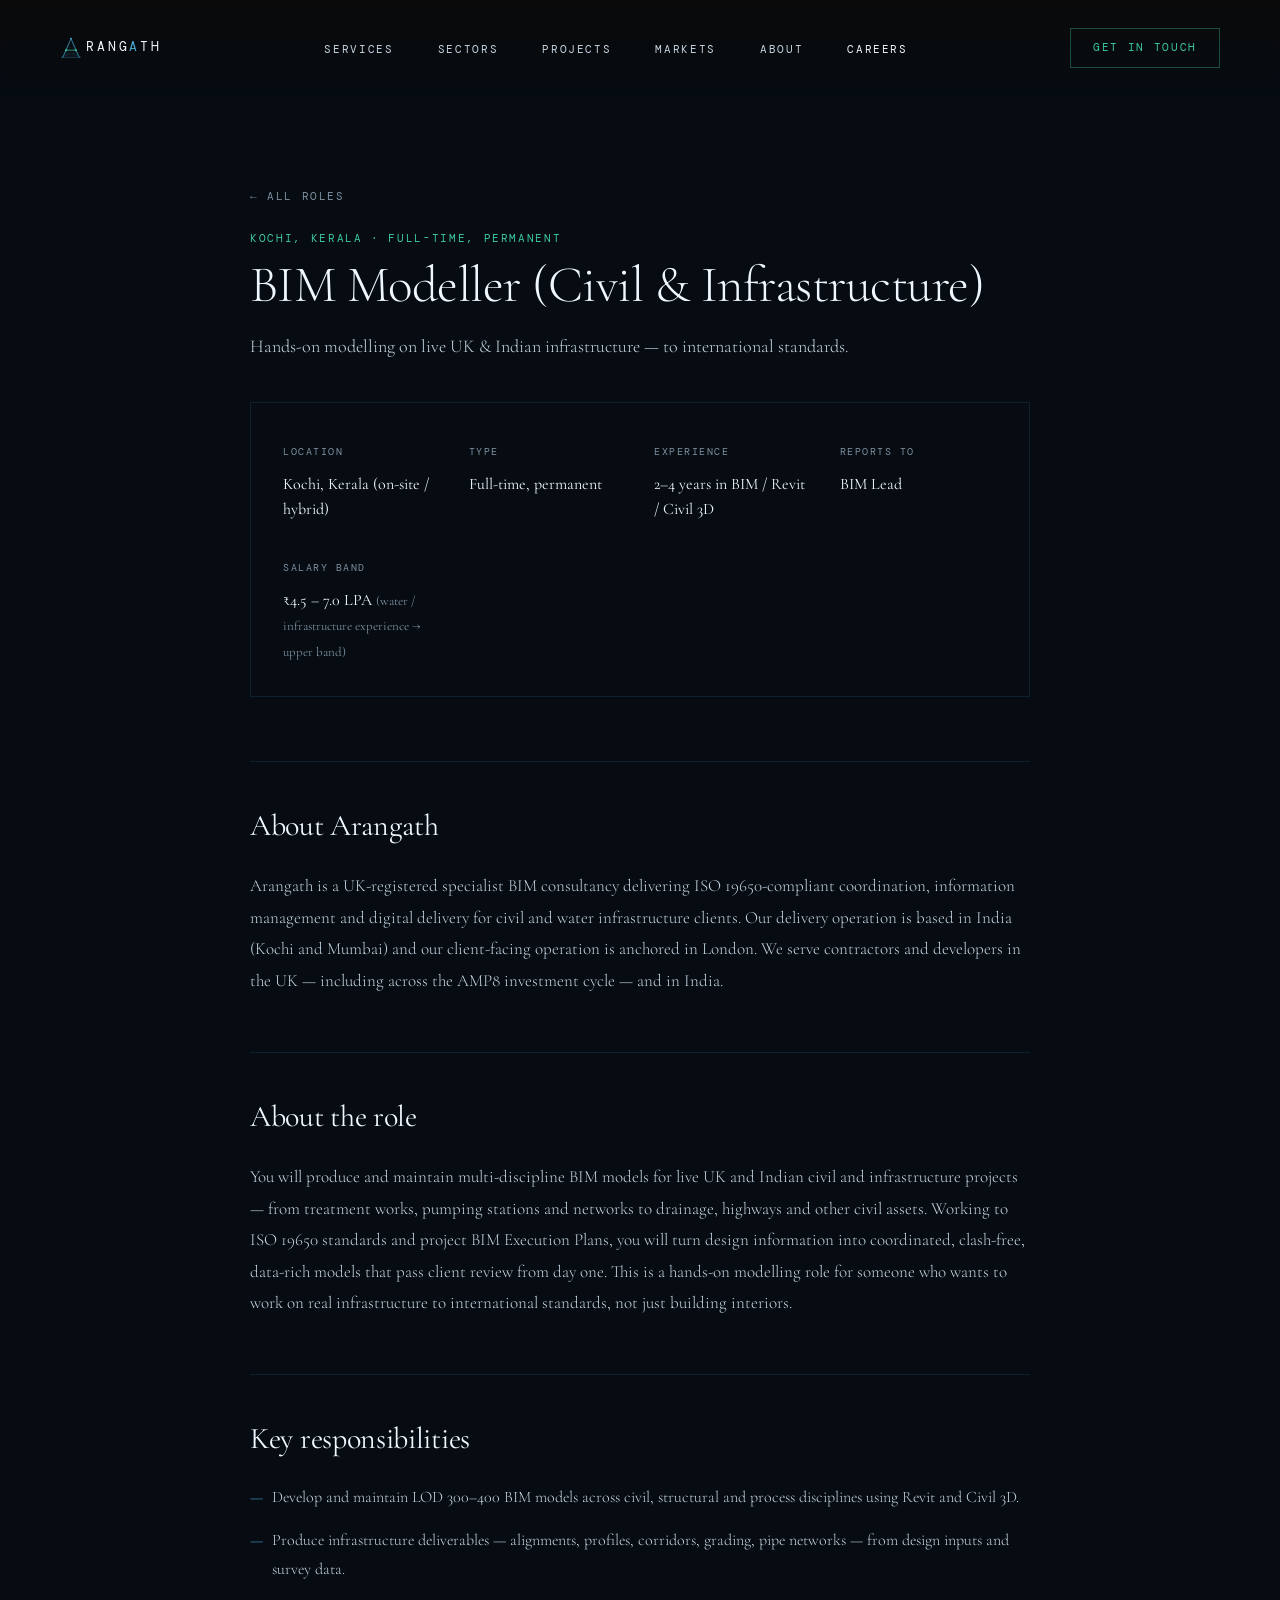
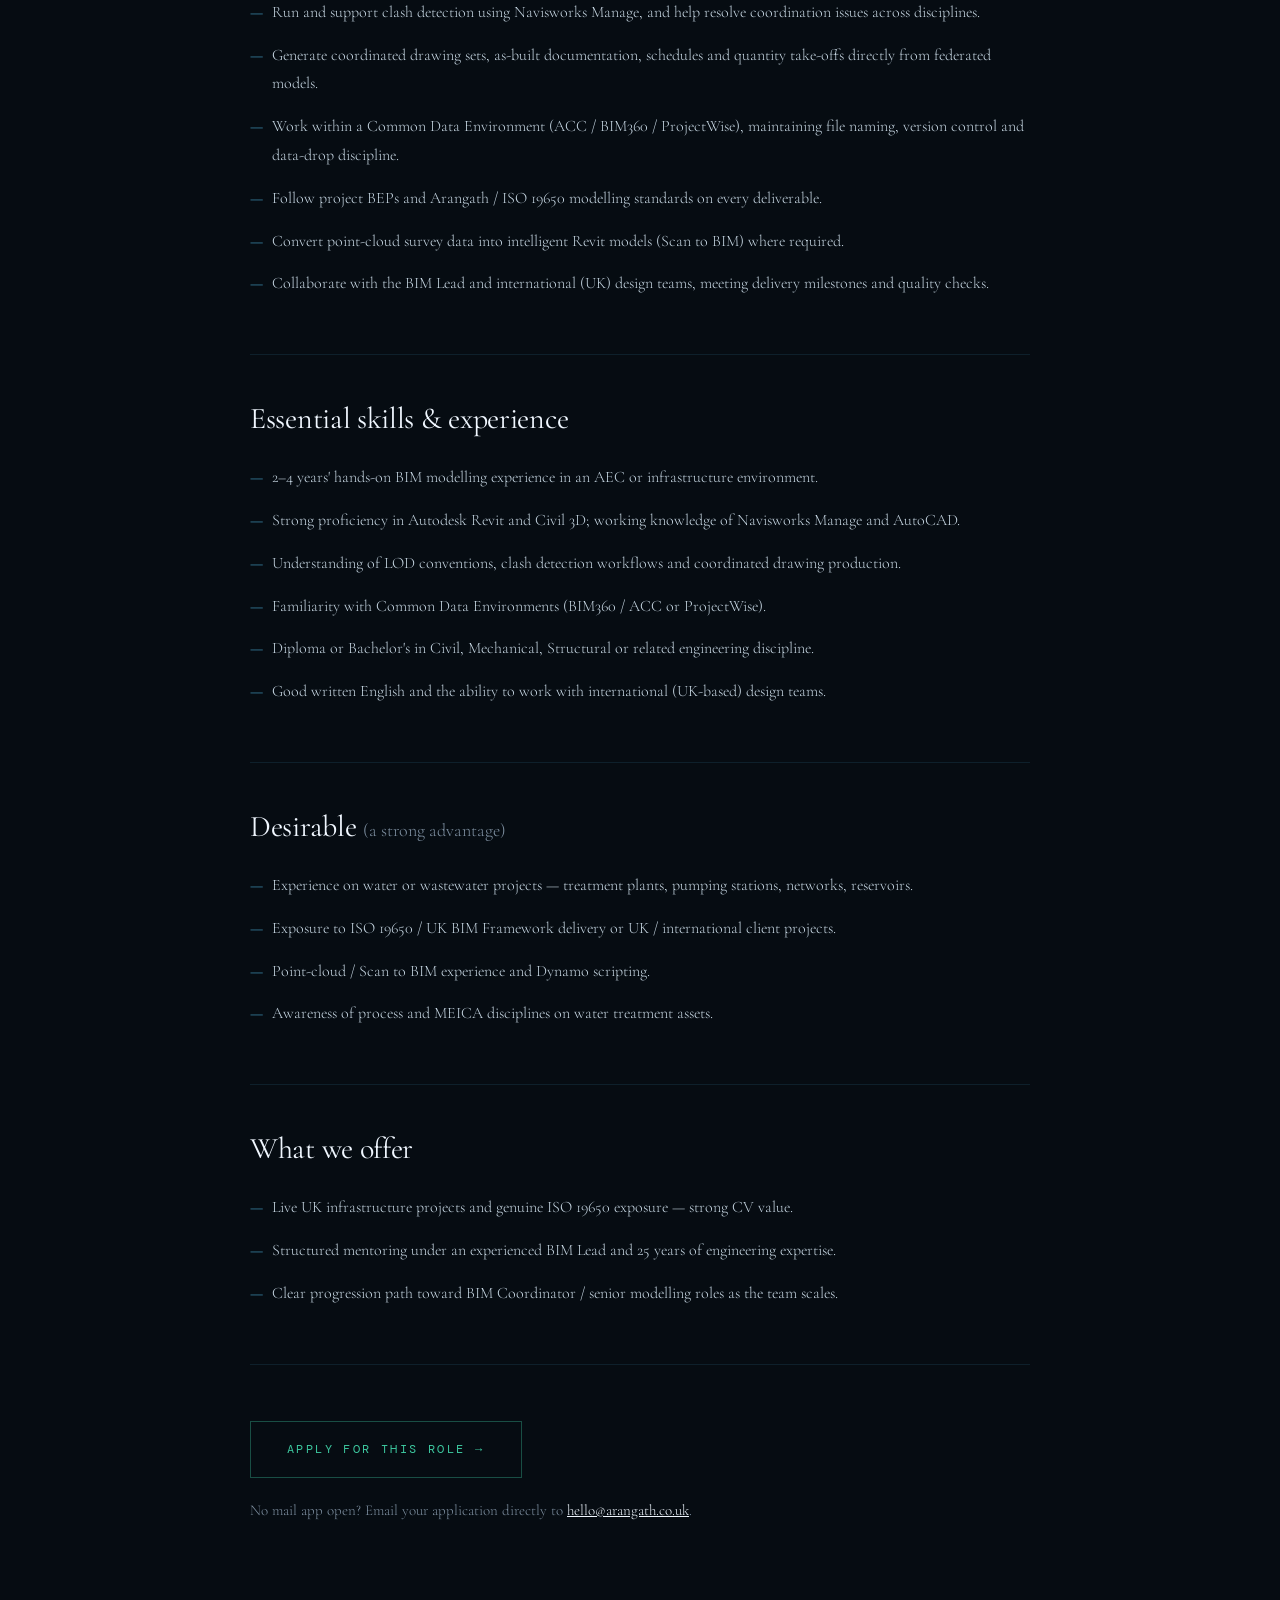
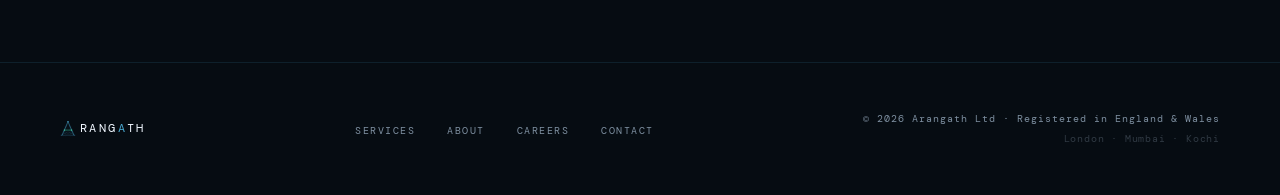
<file: careers/bim-modeller/index.html>
<!DOCTYPE html>
<html lang="en">
<head>
<meta charset="UTF-8">
<meta name="viewport" content="width=device-width, initial-scale=1.0">
<title>BIM Modeller (Civil &amp; Infrastructure) — Kochi | Arangath Careers</title>
<meta name="description" content="Arangath is hiring a BIM Modeller (Civil &amp; Infrastructure) in Kochi, Kerala. 2–4 years' Revit / Civil 3D experience. Work on live UK and Indian water and civil infrastructure projects to ISO 19650 standards. ₹4.5–7.0 LPA.">
<link rel="preconnect" href="https://fonts.googleapis.com">
<link rel="preconnect" href="https://fonts.gstatic.com" crossorigin>
<link href="https://fonts.googleapis.com/css2?family=Cormorant+Garamond:ital,wght@0,300;0,400;0,500;1,300;1,400&family=DM+Mono:wght@300;400&display=swap" rel="stylesheet">
<style>
  *, *::before, *::after { box-sizing: border-box; margin: 0; padding: 0; }

  :root {
    --black: #060C12;
    --off-black: #0B1520;
    --dark-surface: #101D2A;
    --border: rgba(74,170,210,0.13);
    --border-hover: rgba(74,170,210,0.30);
    --gold: #4AAAD2;
    --gold-dim: rgba(74,170,210,0.14);
    --teal: #3DC9A0;
    --teal-dim: rgba(61,201,160,0.13);
    --white: #F0F7FF;
    --muted: rgba(225,242,255,0.88);
    --very-muted: rgba(200,225,248,0.62);
    --serif: 'Cormorant Garamond', Georgia, serif;
    --mono: 'DM Mono', 'Courier New', monospace;
  }

  html { scroll-behavior: smooth; }

  body {
    background: var(--black);
    color: var(--white);
    font-family: var(--serif);
    font-size: 18px;
    line-height: 1.6;
    -webkit-font-smoothing: antialiased;
  }

  /* NAV */
  nav {
    position: fixed;
    top: 0; left: 0; right: 0;
    z-index: 100;
    padding: 28px 60px;
    display: flex;
    justify-content: space-between;
    align-items: center;
    background: linear-gradient(to bottom, rgba(10,10,10,0.95) 0%, transparent 100%);
    backdrop-filter: blur(4px);
  }

  .nav-logo {
    font-family: var(--mono);
    font-size: 13px;
    letter-spacing: 0.22em;
    color: var(--white);
    text-transform: uppercase;
    text-decoration: none;
    display: flex;
    align-items: center;
  }

  .nav-logo-text {
    letter-spacing: 0.22em;
  }

  .nav-logo-a {
    color: var(--gold);
  }

  .nav-links {
    display: flex;
    gap: 44px;
    list-style: none;
  }

  .nav-links a {
    font-family: var(--mono);
    font-size: 11px;
    letter-spacing: 0.15em;
    color: var(--muted);
    text-decoration: none;
    text-transform: uppercase;
    transition: color 0.2s;
  }

  .nav-links a:hover { color: var(--white); }

  .nav-cta {
    font-family: var(--mono);
    font-size: 11px;
    letter-spacing: 0.15em;
    color: var(--teal);
    text-decoration: none;
    text-transform: uppercase;
    border: 1px solid rgba(61,201,160,0.35);
    padding: 10px 22px;
    transition: all 0.2s;
  }

  .nav-cta:hover {
    background: var(--teal-dim);
    border-color: var(--teal);
  }

  /* HERO */
  .hero {
    min-height: 100vh;
    display: flex;
    flex-direction: column;
    justify-content: flex-end;
    padding: 0 60px 100px;
    position: relative;
    overflow: hidden;
  }

  .hero-bg-image {
    position: absolute;
    top: 0;
    right: 0;
    width: 55%;
    height: 100%;
    z-index: 0;
  }

  .hero-bg-image img {
    width: 100%;
    height: 100%;
    object-fit: cover;
    object-position: center;
    display: block;
  }

  .hero-bg-image::before {
    content: '';
    position: absolute;
    inset: 0;
    background: linear-gradient(to right, #060C12 0%, rgba(6,12,18,0.7) 30%, rgba(6,12,18,0.1) 100%);
    z-index: 1;
  }

  .hero-label {
    position: relative;
    z-index: 2;
  }

  .hero-title {
    font-family: var(--serif);
    font-size: clamp(52px, 6vw, 92px);
    font-weight: 300;
    line-height: 0.95;
    letter-spacing: -0.02em;
    position: relative;
    z-index: 2;
    max-width: 580px;
  }

  .hero-title em {
    font-style: italic;
    color: var(--teal);
  }

  .hero-bottom {
    display: flex;
    justify-content: space-between;
    align-items: flex-end;
    margin-top: 64px;
    position: relative;
    z-index: 2;
  }

  .hero-descriptor {
    font-family: var(--serif);
    font-size: 17px;
    font-weight: 300;
    color: var(--muted);
    max-width: 360px;
    line-height: 1.7;
  }

  .hero-scroll {
    font-family: var(--mono);
    font-size: 10px;
    letter-spacing: 0.2em;
    color: var(--very-muted);
    text-transform: uppercase;
    display: flex;
    align-items: center;
    gap: 12px;
  }

  .hero-scroll::after {
    content: '';
    display: block;
    width: 1px;
    height: 48px;
    background: linear-gradient(to bottom, var(--very-muted), transparent);
  }

  @media (max-width: 768px) {
    .hero { padding: 0 24px 80px; }
    .hero-bg-image { width: 100%; opacity: 0.2; }
    .hero-title { max-width: 100%; }
  }

  /* SECTION COMMON */
  section {
    padding: 120px 60px;
  }

  .section-label {
    font-family: var(--mono);
    font-size: 10px;
    letter-spacing: 0.25em;
    color: var(--gold);
    text-transform: uppercase;
    margin-bottom: 56px;
    display: flex;
    align-items: center;
    gap: 16px;
  }

  .section-label::after {
    content: '';
    display: block;
    flex: 1;
    height: 1px;
    background: var(--border);
    max-width: 120px;
  }

  .section-label.teal {
    color: var(--teal);
  }

  /* PROPOSITION */
  .proposition {
    background: var(--off-black);
    border-top: 1px solid var(--border);
    border-bottom: 1px solid var(--border);
  }

  .proposition-inner {
    max-width: 1200px;
    margin: 0 auto;
    display: grid;
    grid-template-columns: 1fr 1fr;
    gap: 80px;
    align-items: start;
  }

  .proposition-left h2 {
    font-family: var(--serif);
    font-size: clamp(36px, 4vw, 58px);
    font-weight: 300;
    line-height: 1.1;
    letter-spacing: -0.01em;
  }

  .proposition-left h2 em {
    font-style: italic;
    color: var(--teal);
  }

  .proposition-right {
    padding-top: 8px;
  }

  .proposition-right p {
    font-family: var(--serif);
    font-size: 17px;
    font-weight: 300;
    color: var(--muted);
    line-height: 1.8;
    margin-bottom: 28px;
  }

  .proposition-right p:last-child { margin-bottom: 0; }

  /* SERVICES */
  .services { background: var(--black); }

  .services-inner { max-width: 1200px; margin: 0 auto; }

  .services-grid {
    display: grid;
    grid-template-columns: repeat(2, 1fr);
    gap: 1px;
    background: var(--border);
    border: 1px solid var(--border);
  }

  .service-card {
    background: var(--black);
    padding: 52px 44px;
    transition: background 0.3s, border-color 0.3s;
    cursor: default;
    border-bottom: 2px solid transparent;
  }

  .service-card:hover {
    background: var(--dark-surface);
    border-bottom-color: var(--teal);
  }

  .service-num {
    font-family: var(--mono);
    font-size: 11px;
    letter-spacing: 0.15em;
    color: var(--gold);
    margin-bottom: 36px;
    opacity: 0.8;
  }

  .service-card:nth-child(2) .service-num,
  .service-card:nth-child(2) .service-title {
    /* middle card gets teal accent on number */
  }

  .service-card:nth-child(even) .service-num {
    color: var(--teal);
  }

  .service-title {
    font-family: var(--serif);
    font-size: 26px;
    font-weight: 400;
    line-height: 1.2;
    margin-bottom: 20px;
    letter-spacing: -0.01em;
  }

  .service-desc {
    font-family: var(--serif);
    font-size: 16px;
    font-weight: 300;
    color: var(--muted);
    line-height: 1.8;
    margin-bottom: 32px;
  }

  .service-tags {
    display: flex;
    flex-wrap: wrap;
    gap: 8px;
  }

  .tag {
    font-family: var(--mono);
    font-size: 9px;
    letter-spacing: 0.12em;
    color: rgba(200,225,248,0.75);
    border: 1px solid rgba(74,170,210,0.25);
    padding: 4px 10px;
    text-transform: uppercase;
  }

  /* APPROACH */
  .approach {
    background: var(--dark-surface);
    border-top: 1px solid var(--border);
    border-bottom: 1px solid var(--border);
  }

  .approach-inner {
    max-width: 1200px;
    margin: 0 auto;
  }

  .approach-heading {
    font-family: var(--serif);
    font-size: clamp(32px, 3.5vw, 52px);
    font-weight: 300;
    line-height: 1.1;
    letter-spacing: -0.01em;
    max-width: 600px;
    margin-bottom: 72px;
  }

  .approach-heading em {
    font-style: italic;
    color: var(--gold);
  }

  .pillars {
    display: grid;
    grid-template-columns: repeat(4, 1fr);
    gap: 48px;
    border-top: 1px solid var(--border);
    padding-top: 52px;
  }

  .pillar-num {
    font-family: var(--mono);
    font-size: 10px;
    letter-spacing: 0.15em;
    color: var(--gold);
    margin-bottom: 16px;
    opacity: 0.6;
  }

  .pillar-title {
    font-family: var(--serif);
    font-size: 20px;
    font-weight: 400;
    margin-bottom: 12px;
    line-height: 1.2;
  }

  .pillar-text {
    font-family: var(--serif);
    font-size: 15px;
    font-weight: 300;
    color: var(--muted);
    line-height: 1.8;
  }

  /* SECTORS */
  .sectors { background: var(--black); }
  .sectors-inner { max-width: 1200px; margin: 0 auto; }

  .sectors-list {
    border-top: 1px solid var(--border);
  }

  .sector-row {
    display: flex;
    align-items: center;
    justify-content: space-between;
    padding: 32px 0;
    border-bottom: 1px solid var(--border);
    cursor: default;
    transition: all 0.2s;
    gap: 24px;
  }

  .sector-row:hover .sector-name { color: var(--teal); }
  .sector-row:hover .sector-arrow { opacity: 1; transform: translateX(4px); }

  .sector-left {
    display: flex;
    align-items: center;
    gap: 32px;
  }

  .sector-idx {
    font-family: var(--mono);
    font-size: 10px;
    letter-spacing: 0.15em;
    color: var(--very-muted);
    min-width: 24px;
  }

  .sector-name {
    font-family: var(--serif);
    font-size: clamp(22px, 2.5vw, 36px);
    font-weight: 300;
    letter-spacing: -0.01em;
    transition: color 0.2s;
  }

  .sector-note {
    font-family: var(--mono);
    font-size: 10px;
    letter-spacing: 0.12em;
    color: var(--very-muted);
    text-transform: uppercase;
  }

  .sector-arrow {
    font-size: 20px;
    color: var(--teal);
    opacity: 0;
    transition: all 0.2s;
  }

  /* MARKETS */
  .markets {
    background: var(--off-black);
    border-top: 1px solid var(--border);
  }

  .markets-inner {
    max-width: 1200px;
    margin: 0 auto;
    display: grid;
    grid-template-columns: 1fr 1fr;
    gap: 80px;
    align-items: start;
  }

  .markets-left h2 {
    font-family: var(--serif);
    font-size: clamp(32px, 3.5vw, 52px);
    font-weight: 300;
    line-height: 1.1;
    letter-spacing: -0.01em;
  }

  .markets-left h2 em {
    font-style: italic;
    color: var(--gold);
  }

  .markets-right {
    padding-top: 8px;
  }

  .market-item {
    padding: 28px 0;
    border-bottom: 1px solid var(--border);
    display: flex;
    gap: 24px;
    align-items: flex-start;
  }

  .market-item:first-child { border-top: 1px solid var(--border); }

  .market-status {
    font-family: var(--mono);
    font-size: 9px;
    letter-spacing: 0.15em;
    color: var(--teal);
    background: var(--teal-dim);
    border: 1px solid rgba(61,201,160,0.25);
    padding: 3px 9px;
    text-transform: uppercase;
    margin-top: 4px;
    white-space: nowrap;
    flex-shrink: 0;
  }

  .market-status.soon {
    color: var(--very-muted);
    background: transparent;
    border-color: var(--border);
  }

  .market-text h3 {
    font-family: var(--serif);
    font-size: 20px;
    font-weight: 400;
    margin-bottom: 6px;
  }

  .market-text p {
    font-family: var(--serif);
    font-size: 14px;
    font-weight: 300;
    color: var(--muted);
    line-height: 1.7;
  }

  /* ABOUT */
  .about {
    background: var(--black);
    border-top: 1px solid var(--border);
  }

  .about-inner {
    max-width: 1200px;
    margin: 0 auto;
  }

  .about-grid {
    display: grid;
    grid-template-columns: 2fr 1fr;
    gap: 80px;
    align-items: start;
  }

  .about-main h2 {
    font-family: var(--serif);
    font-size: clamp(36px, 4vw, 58px);
    font-weight: 300;
    line-height: 1.1;
    letter-spacing: -0.01em;
    margin-bottom: 36px;
  }

  .about-main h2 em {
    font-style: italic;
    color: var(--gold);
  }

  .about-main p {
    font-family: var(--serif);
    font-size: 18px;
    font-weight: 300;
    color: var(--muted);
    line-height: 1.85;
    margin-bottom: 24px;
  }

  .about-stats {
    display: flex;
    flex-direction: column;
    gap: 32px;
    padding-top: 8px;
  }

  .stat-item {
    border-left: 1px solid var(--border);
    padding-left: 24px;
  }

  .stat-num {
    font-family: var(--serif);
    font-size: 44px;
    font-weight: 300;
    color: var(--gold);
    line-height: 1;
    margin-bottom: 6px;
  }

  .stat-label {
    font-family: var(--mono);
    font-size: 10px;
    letter-spacing: 0.15em;
    color: var(--very-muted);
    text-transform: uppercase;
  }


  /* CONTACT */
  .contact {
    background: var(--off-black);
    border-top: 1px solid var(--border);
  }

  .contact-inner {
    max-width: 1200px;
    margin: 0 auto;
    display: grid;
    grid-template-columns: 1fr 1fr;
    gap: 80px;
    align-items: start;
  }

  .contact-left h2 {
    font-family: var(--serif);
    font-size: clamp(36px, 4vw, 58px);
    font-weight: 300;
    line-height: 1.1;
    letter-spacing: -0.01em;
    margin-bottom: 28px;
  }

  .contact-left h2 em {
    font-style: italic;
    color: var(--gold);
  }

  .contact-left p {
    font-family: var(--serif);
    font-size: 17px;
    font-weight: 300;
    color: var(--muted);
    line-height: 1.8;
    margin-bottom: 44px;
  }

  .contact-details {
    display: flex;
    flex-direction: column;
    gap: 16px;
  }

  .contact-detail {
    display: flex;
    gap: 16px;
    align-items: baseline;
  }

  .contact-detail-label {
    font-family: var(--mono);
    font-size: 10px;
    letter-spacing: 0.15em;
    color: var(--very-muted);
    text-transform: uppercase;
    min-width: 64px;
  }

  .contact-detail-val {
    font-family: var(--serif);
    font-size: 16px;
    font-weight: 300;
    color: var(--white);
  }

  .contact-detail-val a {
    color: var(--white);
    text-decoration: none;
    transition: color 0.2s;
  }

  .contact-detail-val a:hover { color: var(--gold); }

  .contact-form {
    display: flex;
    flex-direction: column;
    gap: 20px;
  }

  .form-group {
    display: flex;
    flex-direction: column;
    gap: 8px;
  }

  .form-label {
    font-family: var(--mono);
    font-size: 10px;
    letter-spacing: 0.15em;
    color: var(--very-muted);
    text-transform: uppercase;
  }

  .form-input, .form-select, .form-textarea {
    background: var(--black);
    border: 1px solid var(--border);
    color: var(--white);
    font-family: var(--serif);
    font-size: 16px;
    font-weight: 300;
    padding: 14px 18px;
    outline: none;
    transition: border-color 0.2s;
    width: 100%;
    -webkit-appearance: none;
  }

  .form-input:focus, .form-select:focus, .form-textarea:focus {
    border-color: rgba(200,169,110,0.5);
  }

  .form-input::placeholder, .form-textarea::placeholder {
    color: var(--very-muted);
  }

  .form-select { cursor: pointer; }

  .form-select option {
    background: var(--off-black);
    color: var(--white);
  }

  .form-textarea {
    resize: vertical;
    min-height: 120px;
  }

  .form-submit {
    font-family: var(--mono);
    font-size: 11px;
    letter-spacing: 0.2em;
    color: var(--teal);
    text-transform: uppercase;
    background: transparent;
    border: 1px solid rgba(61,201,160,0.35);
    padding: 18px 36px;
    cursor: pointer;
    transition: all 0.2s;
    align-self: flex-start;
  }

  .form-submit:hover {
    background: var(--teal-dim);
    border-color: var(--teal);
  }

  /* FOOTER */
  footer {
    background: var(--black);
    border-top: 1px solid var(--border);
    padding: 48px 60px;
    display: flex;
    justify-content: space-between;
    align-items: center;
    flex-wrap: wrap;
    gap: 24px;
  }

  .footer-logo {
    font-family: var(--mono);
    font-size: 12px;
    letter-spacing: 0.2em;
    color: var(--white);
    text-transform: uppercase;
    display: flex;
    align-items: center;
  }

  .footer-logo-a { color: var(--gold); }

  .footer-note {
    font-family: var(--mono);
    font-size: 10px;
    letter-spacing: 0.1em;
    color: var(--very-muted);
  }

  .footer-links {
    display: flex;
    gap: 32px;
    list-style: none;
  }

  .footer-links a {
    font-family: var(--mono);
    font-size: 10px;
    letter-spacing: 0.15em;
    color: var(--very-muted);
    text-decoration: none;
    text-transform: uppercase;
    transition: color 0.2s;
  }

  .footer-links a:hover { color: var(--white); }

  /* STANDARD MARK */
  .standards-bar {
    background: var(--dark-surface);
    border-top: 1px solid var(--border);
    padding: 28px 60px;
    display: flex;
    align-items: center;
    gap: 48px;
    flex-wrap: wrap;
  }

  .standards-label {
    font-family: var(--mono);
    font-size: 9px;
    letter-spacing: 0.2em;
    color: var(--very-muted);
    text-transform: uppercase;
    white-space: nowrap;
  }

  .standards-items {
    display: flex;
    gap: 36px;
    flex-wrap: wrap;
  }

  .std-item {
    font-family: var(--mono);
    font-size: 11px;
    letter-spacing: 0.1em;
    color: var(--muted);
    display: flex;
    align-items: center;
    gap: 8px;
  }

  .std-item::before {
    content: '';
    display: block;
    width: 4px;
    height: 4px;
    background: var(--gold);
    opacity: 0.6;
  }

  .std-item:nth-child(even)::before {
    background: var(--teal);
  }

  /* MOBILE */
  @media (max-width: 768px) {
    nav { padding: 20px 24px; }
    .nav-links { display: none; }
    .hero { padding: 0 24px 80px; }
    section { padding: 80px 24px; }
    .proposition-inner,
    .markets-inner,
    .contact-inner,
    .about-grid { grid-template-columns: 1fr; gap: 48px; }
    .services-grid { grid-template-columns: 1fr; }
    .pillars { grid-template-columns: 1fr 1fr; gap: 32px; }
    footer { padding: 32px 24px; flex-direction: column; align-items: flex-start; }
    .standards-bar { padding: 20px 24px; gap: 20px; }
    .hero-bottom { flex-direction: column; gap: 32px; }
  }

  @media (max-width: 480px) {
    .pillars { grid-template-columns: 1fr; }
  }

  /* LEADERSHIP */
  .leadership {
    background: var(--off-black);
    border-top: 1px solid var(--border);
  }

  .leadership-inner { max-width: 1200px; margin: 0 auto; }

  .leadership-card {
    display: grid;
    grid-template-columns: 200px 1fr;
    gap: 56px;
    align-items: start;
    border-top: 1px solid var(--border);
    padding-top: 52px;
  }

  .leadership-mark {
    width: 120px;
    height: 120px;
    border: 1px solid var(--border-hover);
    display: flex;
    align-items: center;
    justify-content: center;
    font-family: var(--mono);
    font-size: 30px;
    letter-spacing: 0.05em;
    color: var(--gold);
  }

  .leadership-name {
    font-family: var(--serif);
    font-size: clamp(28px, 3vw, 38px);
    font-weight: 400;
    letter-spacing: -0.01em;
    margin-bottom: 8px;
  }

  .leadership-title {
    font-family: var(--mono);
    font-size: 11px;
    letter-spacing: 0.12em;
    color: var(--teal);
    text-transform: uppercase;
    margin-bottom: 24px;
  }

  .leadership-bio {
    font-family: var(--serif);
    font-size: 17px;
    font-weight: 300;
    color: var(--muted);
    line-height: 1.8;
    max-width: 680px;
  }

  .placeholder {
    color: var(--gold);
    border: 1px dashed rgba(74,170,210,0.45);
    padding: 1px 8px;
    font-family: var(--mono);
    font-size: 0.75em;
    letter-spacing: 0.04em;
    white-space: nowrap;
  }

  @media (max-width: 768px) {
    .leadership-card { grid-template-columns: 1fr; gap: 28px; }
    .leadership-mark { width: 88px; height: 88px; font-size: 22px; }
  }

  /* PROJECTS */
  .projects {
    background: var(--black);
    border-top: 1px solid var(--border);
  }

  .projects-inner {
    max-width: 1200px;
    margin: 0 auto;
  }

  .projects-intro {
    margin-bottom: 56px;
    max-width: 640px;
  }

  .projects-intro p {
    font-family: var(--serif);
    font-size: 17px;
    font-weight: 300;
    color: var(--muted);
    line-height: 1.8;
  }

  .projects-grid {
    display: flex;
    flex-direction: column;
    gap: 80px;
  }

  .project-card {
    display: grid;
    grid-template-columns: 1.2fr 1fr;
    gap: 56px;
    align-items: center;
  }

  .project-card--reverse {
    grid-template-columns: 1fr 1.2fr;
  }

  .project-card--reverse .project-bim {
    order: 2;
  }

  .project-card--reverse .project-info {
    order: 1;
  }

  .project-bim {
    border: 1px solid var(--border);
    line-height: 0;
  }

  .project-bim:hover {
    border-color: var(--border-hover);
  }

  .project-num {
    font-family: var(--mono);
    font-size: 10px;
    letter-spacing: 0.18em;
    color: var(--gold);
    margin-bottom: 12px;
    opacity: 0.6;
  }

  .project-meta {
    display: flex;
    gap: 16px;
    margin-bottom: 14px;
    flex-wrap: wrap;
  }

  .project-type {
    font-family: var(--mono);
    font-size: 10px;
    letter-spacing: 0.12em;
    color: var(--teal);
    text-transform: uppercase;
    opacity: 0.8;
  }

  .project-loc {
    font-family: var(--mono);
    font-size: 10px;
    letter-spacing: 0.12em;
    color: var(--very-muted);
    text-transform: uppercase;
  }

  .project-title {
    font-family: var(--serif);
    font-size: 26px;
    font-weight: 400;
    line-height: 1.2;
    letter-spacing: -0.01em;
    margin-bottom: 16px;
  }

  .project-desc {
    font-family: var(--serif);
    font-size: 16px;
    font-weight: 300;
    color: var(--muted);
    line-height: 1.8;
    margin-bottom: 24px;
  }

  .project-tags {
    display: flex;
    flex-wrap: wrap;
    gap: 8px;
  }

  .ptag {
    font-family: var(--mono);
    font-size: 9px;
    letter-spacing: 0.1em;
    color: var(--very-muted);
    border: 1px solid var(--border);
    padding: 4px 10px;
    text-transform: uppercase;
  }

  .projects-disclaimer {
    font-family: var(--mono);
    font-size: 10px;
    letter-spacing: 0.08em;
    color: var(--very-muted);
    line-height: 1.7;
    margin-top: 64px;
    padding-top: 24px;
    border-top: 1px solid var(--border);
  }

  @media (max-width: 768px) {
    .project-card,
    .project-card--reverse { grid-template-columns: 1fr; gap: 32px; }
    .project-card--reverse .project-bim { order: 0; }
    .project-card--reverse .project-info { order: 0; }
  }


  /* AMP8 TOOLTIP */
  .tooltip-wrap {
    position: relative;
    display: inline;
    cursor: help;
    border-bottom: 1px dotted rgba(74,170,210,0.5);
  }

  .tooltip-wrap .tooltip-box {
    display: none;
    position: absolute;
    bottom: 125%;
    left: 50%;
    transform: translateX(-50%);
    background: #0F1720;
    border: 1px solid rgba(74,170,210,0.25);
    color: rgba(237,244,250,0.85);
    font-family: 'DM Mono', monospace;
    font-size: 11px;
    font-style: normal;
    letter-spacing: 0.06em;
    line-height: 1.6;
    padding: 10px 14px;
    white-space: nowrap;
    z-index: 100;
    pointer-events: none;
  }

  .tooltip-wrap .tooltip-box::after {
    content: '';
    position: absolute;
    top: 100%;
    left: 50%;
    transform: translateX(-50%);
    border: 5px solid transparent;
    border-top-color: rgba(74,170,210,0.25);
  }

  .tooltip-wrap:hover .tooltip-box,
  .tooltip-wrap.tt-active .tooltip-box {
    display: block;
  }

  @media (max-width: 480px) {
    .tooltip-wrap .tooltip-box {
      white-space: normal;
      width: max-content;
      max-width: 220px;
      left: auto;
      right: -12px;
      transform: none;
    }

    .tooltip-wrap .tooltip-box::after {
      left: auto;
      right: 16px;
      transform: none;
    }
  }




</style>
<style>
  .job-hero { padding: 180px 60px 40px; max-width: 900px; margin: 0 auto; }
  .job-hero .back-link { font-family: var(--mono); font-size: 11px; letter-spacing: 0.15em; text-transform: uppercase; color: var(--very-muted); text-decoration: none; display: inline-block; margin-bottom: 24px; }
  .job-hero .back-link:hover { color: var(--white); }
  .job-hero h1 { font-family: var(--serif); font-size: clamp(34px, 4vw, 52px); font-weight: 300; line-height: 1.1; letter-spacing: -0.01em; margin: 10px 0 16px; }
  .job-tagline { font-family: var(--mono); font-size: 11px; letter-spacing: 0.15em; text-transform: uppercase; color: var(--teal); }

  .job-content { max-width: 900px; margin: 0 auto; padding: 0 60px 140px; }

  .job-meta-grid {
    display: grid;
    grid-template-columns: repeat(auto-fit, minmax(150px, 1fr));
    gap: 28px;
    border: 1px solid var(--border);
    padding: 32px;
    margin-bottom: 64px;
  }

  .job-meta-val {
    font-family: var(--serif);
    font-size: 16px;
    font-weight: 400;
    color: var(--white);
    margin-top: 8px;
  }

  .jd-section {
    margin-bottom: 56px;
    padding-top: 40px;
    border-top: 1px solid var(--border);
  }

  .jd-section:first-of-type { border-top: none; padding-top: 0; }

  .jd-section h2 {
    font-family: var(--serif);
    font-size: clamp(24px, 2.5vw, 30px);
    font-weight: 400;
    letter-spacing: -0.01em;
    margin-bottom: 20px;
  }

  .jd-section p {
    font-family: var(--serif);
    font-size: 17px;
    font-weight: 300;
    color: var(--muted);
    line-height: 1.85;
    margin-bottom: 16px;
  }

  .jd-list {
    list-style: none;
    display: flex;
    flex-direction: column;
    gap: 14px;
  }

  .jd-list li {
    font-family: var(--serif);
    font-size: 16px;
    font-weight: 300;
    color: var(--muted);
    line-height: 1.8;
    padding-left: 22px;
    position: relative;
  }

  .jd-list li::before {
    content: '—';
    position: absolute;
    left: 0;
    color: var(--gold);
  }

  .apply-band {
    border-top: 1px solid var(--border);
    margin-top: 20px;
    padding-top: 56px;
  }

  .apply-cta {
    display: inline-block;
    font-family: var(--mono);
    font-size: 12px;
    letter-spacing: 0.2em;
    color: var(--teal);
    text-transform: uppercase;
    background: transparent;
    border: 1px solid rgba(61,201,160,0.35);
    padding: 18px 36px;
    text-decoration: none;
    transition: all 0.2s;
  }

  .apply-cta:hover {
    background: var(--teal-dim);
    border-color: var(--teal);
  }

  .apply-fallback {
    font-family: var(--serif);
    font-size: 15px;
    font-weight: 300;
    color: var(--very-muted);
    margin-top: 20px;
  }

  .apply-fallback a {
    color: var(--white);
  }

  @media (max-width: 768px) {
    .job-hero { padding: 140px 24px 32px; }
    .job-content { padding: 0 24px 100px; }
    .job-meta-grid { padding: 24px; gap: 20px; }
  }
</style>
<script type="application/ld+json">
{
  "@context": "https://schema.org/",
  "@type": "JobPosting",
  "title": "BIM Modeller (Civil & Infrastructure)",
  "description": "You will produce and maintain multi-discipline BIM models for live UK and Indian civil and infrastructure projects, from treatment works, pumping stations and networks to drainage, highways and other civil assets. Working to ISO 19650 standards and project BIM Execution Plans, you will turn design information into coordinated, clash-free, data-rich models that pass client review from day one. Key responsibilities include LOD 300-400 modelling in Revit and Civil 3D, clash detection in Navisworks Manage, coordinated drawing production, and working within a Common Data Environment (ACC / BIM360 / ProjectWise).",
  "hiringOrganization": {
    "@type": "Organization",
    "name": "Arangath Ltd",
    "sameAs": "https://arangath.co.uk"
  },
  "identifier": {
    "@type": "PropertyValue",
    "name": "Arangath Ltd",
    "value": "bim-modeller-kochi"
  },
  "jobLocation": {
    "@type": "Place",
    "address": {
      "@type": "PostalAddress",
      "addressLocality": "Kochi",
      "addressRegion": "Kerala",
      "addressCountry": "IN"
    }
  },
  "datePosted": "2026-07-08",
  "validThrough": "2026-10-06",
  "employmentType": "FULL_TIME",
  "experienceRequirements": "2-4 years",
  "baseSalary": {
    "@type": "MonetaryAmount",
    "currency": "INR",
    "value": {
      "@type": "QuantitativeValue",
      "minValue": 450000,
      "maxValue": 700000,
      "unitText": "YEAR"
    }
  }
}
</script>
</head>
<body>

<!-- NAV -->
<nav>
  <a href="/" class="nav-logo">
    <svg width="22" height="26" viewBox="0 0 160 160" fill="none" xmlns="http://www.w3.org/2000/svg" aria-hidden="true" style="display:inline-block;vertical-align:middle;margin-right:4px;flex-shrink:0;">
      <!-- ISO grid plane at base -->
      <line x1="10" y1="148" x2="80" y2="113" stroke="#4AAAD2" stroke-width="1.8" opacity="0.7"/>
      <line x1="30" y1="155" x2="100" y2="120" stroke="#4AAAD2" stroke-width="1.4" opacity="0.5"/>
      <line x1="50" y1="158" x2="120" y2="123" stroke="#4AAAD2" stroke-width="1.2" opacity="0.35"/>
      <line x1="150" y1="148" x2="80" y2="113" stroke="#4AAAD2" stroke-width="1.8" opacity="0.7"/>
      <line x1="130" y1="155" x2="60" y2="120" stroke="#4AAAD2" stroke-width="1.4" opacity="0.5"/>
      <line x1="110" y1="158" x2="40" y2="123" stroke="#4AAAD2" stroke-width="1.2" opacity="0.35"/>
      <!-- Base anchor line -->
      <line x1="10" y1="148" x2="150" y2="148" stroke="#4AAAD2" stroke-width="2.5" stroke-linecap="round" opacity="0.75"/>
      <!-- A left leg -->
      <line x1="20" y1="148" x2="80" y2="12" stroke="#4AAAD2" stroke-width="5" stroke-linecap="round"/>
      <!-- A right leg -->
      <line x1="140" y1="148" x2="80" y2="12" stroke="#4AAAD2" stroke-width="5" stroke-linecap="round"/>
      <!-- Interior grid lines on left leg -->
      <line x1="35" y1="136" x2="72" y2="42" stroke="#4AAAD2" stroke-width="1.6" opacity="0.6"/>
      <line x1="50" y1="142" x2="76" y2="68" stroke="#4AAAD2" stroke-width="1.2" opacity="0.42"/>
      <!-- Interior grid lines on right leg -->
      <line x1="125" y1="136" x2="88" y2="42" stroke="#4AAAD2" stroke-width="1.6" opacity="0.6"/>
      <line x1="110" y1="142" x2="84" y2="68" stroke="#4AAAD2" stroke-width="1.2" opacity="0.42"/>
      <!-- Horizontal cross lines on left leg -->
      <line x1="27" y1="112" x2="56" y2="112" stroke="#4AAAD2" stroke-width="1.4" opacity="0.55"/>
      <line x1="34" y1="88" x2="66" y2="88" stroke="#4AAAD2" stroke-width="1.2" opacity="0.45"/>
      <line x1="42" y1="64" x2="70" y2="64" stroke="#4AAAD2" stroke-width="1" opacity="0.35"/>
      <!-- Horizontal cross lines on right leg -->
      <line x1="133" y1="112" x2="104" y2="112" stroke="#4AAAD2" stroke-width="1.4" opacity="0.55"/>
      <line x1="126" y1="88" x2="94" y2="88" stroke="#4AAAD2" stroke-width="1.2" opacity="0.45"/>
      <line x1="118" y1="64" x2="90" y2="64" stroke="#4AAAD2" stroke-width="1" opacity="0.35"/>
      <!-- Teal crossbar -->
      <line x1="44" y1="96" x2="116" y2="96" stroke="#3DC9A0" stroke-width="5" stroke-linecap="round"/>
      <circle cx="44" cy="96" r="7" fill="#3DC9A0"/>
      <circle cx="116" cy="96" r="7" fill="#3DC9A0"/>
      <circle cx="80" cy="12" r="6" fill="#4AAAD2"/>
    </svg><span class="nav-logo-text">RANG<span class="nav-logo-a">A</span>TH</span>
  </a>
  <ul class="nav-links">
    <li><a href="/#services">Services</a></li>
    <li><a href="/#sectors">Sectors</a></li>
    <li><a href="/#projects">Projects</a></li>
    <li><a href="/#markets">Markets</a></li>
    <li><a href="/#about">About</a></li>
    <li><a href="/careers" style="color:var(--white);">Careers</a></li>
  </ul>
  <a href="/#contact" class="nav-cta">Get in touch</a>
</nav>

<!-- JOB HERO -->
<section class="job-hero">
  <a href="/careers" class="back-link">&larr; All roles</a>
  <div class="job-tagline">Kochi, Kerala &middot; Full-time, permanent</div>
  <h1>BIM Modeller (Civil &amp; Infrastructure)</h1>
  <p style="font-family:var(--serif); font-size:18px; font-weight:300; color:var(--muted); line-height:1.8; max-width:640px;">Hands-on modelling on live UK &amp; Indian infrastructure — to international standards.</p>
</section>

<div class="job-content">

  <div class="job-meta-grid">
    <div class="job-meta-item"><span class="form-label">Location</span><div class="job-meta-val">Kochi, Kerala (on-site / hybrid)</div></div>
    <div class="job-meta-item"><span class="form-label">Type</span><div class="job-meta-val">Full-time, permanent</div></div>
    <div class="job-meta-item"><span class="form-label">Experience</span><div class="job-meta-val">2–4 years in BIM / Revit / Civil 3D</div></div>
    <div class="job-meta-item"><span class="form-label">Reports to</span><div class="job-meta-val">BIM Lead</div></div>
    <div class="job-meta-item"><span class="form-label">Salary band</span><div class="job-meta-val">₹4.5 – 7.0 LPA <span style="color:var(--very-muted); font-size:13px;">(water / infrastructure experience → upper band)</span></div></div>
  </div>

  <div class="jd-section">
    <h2>About Arangath</h2>
    <p>Arangath is a UK-registered specialist BIM consultancy delivering ISO 19650-compliant coordination, information management and digital delivery for civil and water infrastructure clients. Our delivery operation is based in India (Kochi and Mumbai) and our client-facing operation is anchored in London. We serve contractors and developers in the UK — including across the AMP8 investment cycle — and in India.</p>
  </div>

  <div class="jd-section">
    <h2>About the role</h2>
    <p>You will produce and maintain multi-discipline BIM models for live UK and Indian civil and infrastructure projects — from treatment works, pumping stations and networks to drainage, highways and other civil assets. Working to ISO 19650 standards and project BIM Execution Plans, you will turn design information into coordinated, clash-free, data-rich models that pass client review from day one. This is a hands-on modelling role for someone who wants to work on real infrastructure to international standards, not just building interiors.</p>
  </div>

  <div class="jd-section">
    <h2>Key responsibilities</h2>
    <ul class="jd-list">
      <li>Develop and maintain LOD 300–400 BIM models across civil, structural and process disciplines using Revit and Civil 3D.</li>
      <li>Produce infrastructure deliverables — alignments, profiles, corridors, grading, pipe networks — from design inputs and survey data.</li>
      <li>Run and support clash detection using Navisworks Manage, and help resolve coordination issues across disciplines.</li>
      <li>Generate coordinated drawing sets, as-built documentation, schedules and quantity take-offs directly from federated models.</li>
      <li>Work within a Common Data Environment (ACC / BIM360 / ProjectWise), maintaining file naming, version control and data-drop discipline.</li>
      <li>Follow project BEPs and Arangath / ISO 19650 modelling standards on every deliverable.</li>
      <li>Convert point-cloud survey data into intelligent Revit models (Scan to BIM) where required.</li>
      <li>Collaborate with the BIM Lead and international (UK) design teams, meeting delivery milestones and quality checks.</li>
    </ul>
  </div>

  <div class="jd-section">
    <h2>Essential skills &amp; experience</h2>
    <ul class="jd-list">
      <li>2–4 years' hands-on BIM modelling experience in an AEC or infrastructure environment.</li>
      <li>Strong proficiency in Autodesk Revit and Civil 3D; working knowledge of Navisworks Manage and AutoCAD.</li>
      <li>Understanding of LOD conventions, clash detection workflows and coordinated drawing production.</li>
      <li>Familiarity with Common Data Environments (BIM360 / ACC or ProjectWise).</li>
      <li>Diploma or Bachelor's in Civil, Mechanical, Structural or related engineering discipline.</li>
      <li>Good written English and the ability to work with international (UK-based) design teams.</li>
    </ul>
  </div>

  <div class="jd-section">
    <h2>Desirable <span style="color:var(--very-muted); font-weight:300; font-size:0.6em; text-transform:none; letter-spacing:0;">(a strong advantage)</span></h2>
    <ul class="jd-list">
      <li>Experience on water or wastewater projects — treatment plants, pumping stations, networks, reservoirs.</li>
      <li>Exposure to ISO 19650 / UK BIM Framework delivery or UK / international client projects.</li>
      <li>Point-cloud / Scan to BIM experience and Dynamo scripting.</li>
      <li>Awareness of process and MEICA disciplines on water treatment assets.</li>
    </ul>
  </div>

  <div class="jd-section">
    <h2>What we offer</h2>
    <ul class="jd-list">
      <li>Live UK infrastructure projects and genuine ISO 19650 exposure — strong CV value.</li>
      <li>Structured mentoring under an experienced BIM Lead and 25 years of engineering expertise.</li>
      <li>Clear progression path toward BIM Coordinator / senior modelling roles as the team scales.</li>
    </ul>
  </div>

  <div class="apply-band">
    <a class="apply-cta" href="mailto:hello@arangath.co.uk?subject=Application%3A%20BIM%20Modeller%20(Civil%20%26%20Infrastructure)%20%E2%80%94%20Kochi">Apply for this role &rarr;</a>
    <p class="apply-fallback">No mail app open? Email your application directly to <a href="mailto:hello@arangath.co.uk">hello@arangath.co.uk</a>.</p>
  </div>

</div>

<!-- FOOTER -->
<footer>
  <div class="footer-logo">
    <svg width="16" height="19" viewBox="0 0 160 160" fill="none" xmlns="http://www.w3.org/2000/svg" aria-hidden="true" style="display:inline-block;vertical-align:middle;margin-right:4px;flex-shrink:0;">
      <!-- ISO grid plane at base -->
      <line x1="10" y1="148" x2="80" y2="113" stroke="#4AAAD2" stroke-width="1.8" opacity="0.7"/>
      <line x1="30" y1="155" x2="100" y2="120" stroke="#4AAAD2" stroke-width="1.4" opacity="0.5"/>
      <line x1="50" y1="158" x2="120" y2="123" stroke="#4AAAD2" stroke-width="1.2" opacity="0.35"/>
      <line x1="150" y1="148" x2="80" y2="113" stroke="#4AAAD2" stroke-width="1.8" opacity="0.7"/>
      <line x1="130" y1="155" x2="60" y2="120" stroke="#4AAAD2" stroke-width="1.4" opacity="0.5"/>
      <line x1="110" y1="158" x2="40" y2="123" stroke="#4AAAD2" stroke-width="1.2" opacity="0.35"/>
      <!-- Base anchor line -->
      <line x1="10" y1="148" x2="150" y2="148" stroke="#4AAAD2" stroke-width="2.5" stroke-linecap="round" opacity="0.75"/>
      <!-- A left leg -->
      <line x1="20" y1="148" x2="80" y2="12" stroke="#4AAAD2" stroke-width="5" stroke-linecap="round"/>
      <!-- A right leg -->
      <line x1="140" y1="148" x2="80" y2="12" stroke="#4AAAD2" stroke-width="5" stroke-linecap="round"/>
      <!-- Interior grid lines on left leg -->
      <line x1="35" y1="136" x2="72" y2="42" stroke="#4AAAD2" stroke-width="1.6" opacity="0.6"/>
      <line x1="50" y1="142" x2="76" y2="68" stroke="#4AAAD2" stroke-width="1.2" opacity="0.42"/>
      <!-- Interior grid lines on right leg -->
      <line x1="125" y1="136" x2="88" y2="42" stroke="#4AAAD2" stroke-width="1.6" opacity="0.6"/>
      <line x1="110" y1="142" x2="84" y2="68" stroke="#4AAAD2" stroke-width="1.2" opacity="0.42"/>
      <!-- Horizontal cross lines on left leg -->
      <line x1="27" y1="112" x2="56" y2="112" stroke="#4AAAD2" stroke-width="1.4" opacity="0.55"/>
      <line x1="34" y1="88" x2="66" y2="88" stroke="#4AAAD2" stroke-width="1.2" opacity="0.45"/>
      <line x1="42" y1="64" x2="70" y2="64" stroke="#4AAAD2" stroke-width="1" opacity="0.35"/>
      <!-- Horizontal cross lines on right leg -->
      <line x1="133" y1="112" x2="104" y2="112" stroke="#4AAAD2" stroke-width="1.4" opacity="0.55"/>
      <line x1="126" y1="88" x2="94" y2="88" stroke="#4AAAD2" stroke-width="1.2" opacity="0.45"/>
      <line x1="118" y1="64" x2="90" y2="64" stroke="#4AAAD2" stroke-width="1" opacity="0.35"/>
      <!-- Teal crossbar -->
      <line x1="44" y1="96" x2="116" y2="96" stroke="#3DC9A0" stroke-width="5" stroke-linecap="round"/>
      <circle cx="44" cy="96" r="7" fill="#3DC9A0"/>
      <circle cx="116" cy="96" r="7" fill="#3DC9A0"/>
      <circle cx="80" cy="12" r="6" fill="#4AAAD2"/>
    </svg><span style="letter-spacing:0.2em;">RANG<span class="footer-logo-a">A</span>TH</span>
  </div>
  <ul class="footer-links">
    <li><a href="/#services">Services</a></li>
    <li><a href="/#about">About</a></li>
    <li><a href="/careers">Careers</a></li>
    <li><a href="/#contact">Contact</a></li>
  </ul>
  <div style="display:flex;flex-direction:column;gap:4px;text-align:right;">
    <span class="footer-note">© 2026 Arangath Ltd · Registered in England &amp; Wales</span>
    <span style="font-family:'DM Mono',monospace;font-size:10px;color:rgba(200,225,248,0.22);letter-spacing:0.08em;">London · Mumbai · Kochi</span>
  </div>
</footer>

</body>
</html>
</file>
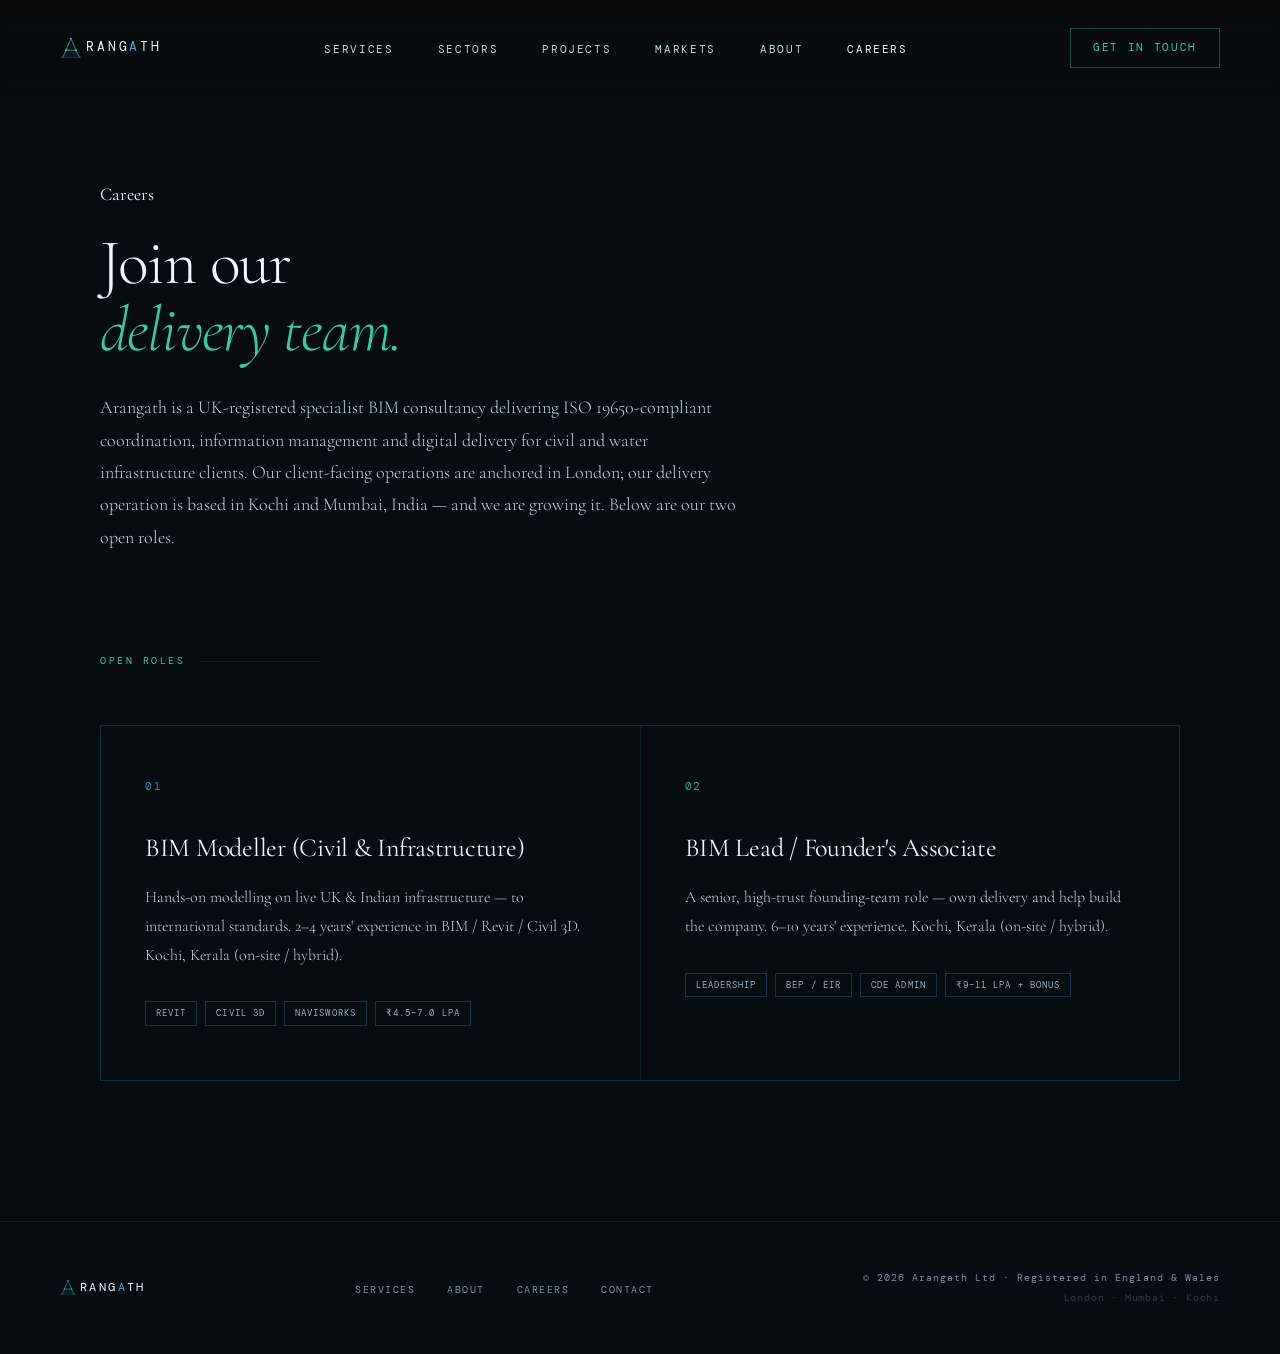
<file: content/careers-src/index.html>
<!DOCTYPE html>
<html lang="en">
<head>
<meta charset="UTF-8">
<meta name="viewport" content="width=device-width, initial-scale=1.0">
<title>Careers — BIM Modeller &amp; BIM Lead Jobs, Kochi | Arangath</title>
<meta name="description" content="Arangath is building its BIM delivery team in Kochi, Kerala. Open roles: BIM Modeller (Civil &amp; Infrastructure) and BIM Lead / Founder's Associate, working on live UK and Indian water and civil infrastructure to ISO 19650 standards.">
<link rel="preconnect" href="https://fonts.googleapis.com">
<link rel="preconnect" href="https://fonts.gstatic.com" crossorigin>
<link href="https://fonts.googleapis.com/css2?family=Cormorant+Garamond:ital,wght@0,300;0,400;0,500;1,300;1,400&family=DM+Mono:wght@300;400&display=swap" rel="stylesheet">
<style>
  *, *::before, *::after { box-sizing: border-box; margin: 0; padding: 0; }

  :root {
    --black: #060C12;
    --off-black: #0B1520;
    --dark-surface: #101D2A;
    --border: rgba(74,170,210,0.13);
    --border-hover: rgba(74,170,210,0.30);
    --gold: #4AAAD2;
    --gold-dim: rgba(74,170,210,0.14);
    --teal: #3DC9A0;
    --teal-dim: rgba(61,201,160,0.13);
    --white: #F0F7FF;
    --muted: rgba(225,242,255,0.88);
    --very-muted: rgba(200,225,248,0.62);
    --serif: 'Cormorant Garamond', Georgia, serif;
    --mono: 'DM Mono', 'Courier New', monospace;
  }

  html { scroll-behavior: smooth; }

  body {
    background: var(--black);
    color: var(--white);
    font-family: var(--serif);
    font-size: 18px;
    line-height: 1.6;
    -webkit-font-smoothing: antialiased;
  }

  /* NAV */
  nav {
    position: fixed;
    top: 0; left: 0; right: 0;
    z-index: 100;
    padding: 28px 60px;
    display: flex;
    justify-content: space-between;
    align-items: center;
    background: linear-gradient(to bottom, rgba(10,10,10,0.95) 0%, transparent 100%);
    backdrop-filter: blur(4px);
  }

  .nav-logo {
    font-family: var(--mono);
    font-size: 13px;
    letter-spacing: 0.22em;
    color: var(--white);
    text-transform: uppercase;
    text-decoration: none;
    display: flex;
    align-items: center;
  }

  .nav-logo-text {
    letter-spacing: 0.22em;
  }

  .nav-logo-a {
    color: var(--gold);
  }

  .nav-links {
    display: flex;
    gap: 44px;
    list-style: none;
  }

  .nav-links a {
    font-family: var(--mono);
    font-size: 11px;
    letter-spacing: 0.15em;
    color: var(--muted);
    text-decoration: none;
    text-transform: uppercase;
    transition: color 0.2s;
  }

  .nav-links a:hover { color: var(--white); }

  .nav-cta {
    font-family: var(--mono);
    font-size: 11px;
    letter-spacing: 0.15em;
    color: var(--teal);
    text-decoration: none;
    text-transform: uppercase;
    border: 1px solid rgba(61,201,160,0.35);
    padding: 10px 22px;
    transition: all 0.2s;
  }

  .nav-cta:hover {
    background: var(--teal-dim);
    border-color: var(--teal);
  }

  /* HERO */
  .hero {
    min-height: 100vh;
    display: flex;
    flex-direction: column;
    justify-content: flex-end;
    padding: 0 60px 100px;
    position: relative;
    overflow: hidden;
  }

  .hero-bg-image {
    position: absolute;
    top: 0;
    right: 0;
    width: 55%;
    height: 100%;
    z-index: 0;
  }

  .hero-bg-image img {
    width: 100%;
    height: 100%;
    object-fit: cover;
    object-position: center;
    display: block;
  }

  .hero-bg-image::before {
    content: '';
    position: absolute;
    inset: 0;
    background: linear-gradient(to right, #060C12 0%, rgba(6,12,18,0.7) 30%, rgba(6,12,18,0.1) 100%);
    z-index: 1;
  }

  .hero-label {
    position: relative;
    z-index: 2;
  }

  .hero-title {
    font-family: var(--serif);
    font-size: clamp(52px, 6vw, 92px);
    font-weight: 300;
    line-height: 0.95;
    letter-spacing: -0.02em;
    position: relative;
    z-index: 2;
    max-width: 580px;
  }

  .hero-title em {
    font-style: italic;
    color: var(--teal);
  }

  .hero-bottom {
    display: flex;
    justify-content: space-between;
    align-items: flex-end;
    margin-top: 64px;
    position: relative;
    z-index: 2;
  }

  .hero-descriptor {
    font-family: var(--serif);
    font-size: 17px;
    font-weight: 300;
    color: var(--muted);
    max-width: 360px;
    line-height: 1.7;
  }

  .hero-scroll {
    font-family: var(--mono);
    font-size: 10px;
    letter-spacing: 0.2em;
    color: var(--very-muted);
    text-transform: uppercase;
    display: flex;
    align-items: center;
    gap: 12px;
  }

  .hero-scroll::after {
    content: '';
    display: block;
    width: 1px;
    height: 48px;
    background: linear-gradient(to bottom, var(--very-muted), transparent);
  }

  @media (max-width: 768px) {
    .hero { padding: 0 24px 80px; }
    .hero-bg-image { width: 100%; opacity: 0.2; }
    .hero-title { max-width: 100%; }
  }

  /* SECTION COMMON */
  section {
    padding: 120px 60px;
  }

  .section-label {
    font-family: var(--mono);
    font-size: 10px;
    letter-spacing: 0.25em;
    color: var(--gold);
    text-transform: uppercase;
    margin-bottom: 56px;
    display: flex;
    align-items: center;
    gap: 16px;
  }

  .section-label::after {
    content: '';
    display: block;
    flex: 1;
    height: 1px;
    background: var(--border);
    max-width: 120px;
  }

  .section-label.teal {
    color: var(--teal);
  }

  /* PROPOSITION */
  .proposition {
    background: var(--off-black);
    border-top: 1px solid var(--border);
    border-bottom: 1px solid var(--border);
  }

  .proposition-inner {
    max-width: 1200px;
    margin: 0 auto;
    display: grid;
    grid-template-columns: 1fr 1fr;
    gap: 80px;
    align-items: start;
  }

  .proposition-left h2 {
    font-family: var(--serif);
    font-size: clamp(36px, 4vw, 58px);
    font-weight: 300;
    line-height: 1.1;
    letter-spacing: -0.01em;
  }

  .proposition-left h2 em {
    font-style: italic;
    color: var(--teal);
  }

  .proposition-right {
    padding-top: 8px;
  }

  .proposition-right p {
    font-family: var(--serif);
    font-size: 17px;
    font-weight: 300;
    color: var(--muted);
    line-height: 1.8;
    margin-bottom: 28px;
  }

  .proposition-right p:last-child { margin-bottom: 0; }

  /* SERVICES */
  .services { background: var(--black); }

  .services-inner { max-width: 1200px; margin: 0 auto; }

  .services-grid {
    display: grid;
    grid-template-columns: repeat(2, 1fr);
    gap: 1px;
    background: var(--border);
    border: 1px solid var(--border);
  }

  .service-card {
    background: var(--black);
    padding: 52px 44px;
    transition: background 0.3s, border-color 0.3s;
    cursor: default;
    border-bottom: 2px solid transparent;
  }

  .service-card:hover {
    background: var(--dark-surface);
    border-bottom-color: var(--teal);
  }

  .service-num {
    font-family: var(--mono);
    font-size: 11px;
    letter-spacing: 0.15em;
    color: var(--gold);
    margin-bottom: 36px;
    opacity: 0.8;
  }

  .service-card:nth-child(2) .service-num,
  .service-card:nth-child(2) .service-title {
    /* middle card gets teal accent on number */
  }

  .service-card:nth-child(even) .service-num {
    color: var(--teal);
  }

  .service-title {
    font-family: var(--serif);
    font-size: 26px;
    font-weight: 400;
    line-height: 1.2;
    margin-bottom: 20px;
    letter-spacing: -0.01em;
  }

  .service-desc {
    font-family: var(--serif);
    font-size: 16px;
    font-weight: 300;
    color: var(--muted);
    line-height: 1.8;
    margin-bottom: 32px;
  }

  .service-tags {
    display: flex;
    flex-wrap: wrap;
    gap: 8px;
  }

  .tag {
    font-family: var(--mono);
    font-size: 9px;
    letter-spacing: 0.12em;
    color: rgba(200,225,248,0.75);
    border: 1px solid rgba(74,170,210,0.25);
    padding: 4px 10px;
    text-transform: uppercase;
  }

  /* APPROACH */
  .approach {
    background: var(--dark-surface);
    border-top: 1px solid var(--border);
    border-bottom: 1px solid var(--border);
  }

  .approach-inner {
    max-width: 1200px;
    margin: 0 auto;
  }

  .approach-heading {
    font-family: var(--serif);
    font-size: clamp(32px, 3.5vw, 52px);
    font-weight: 300;
    line-height: 1.1;
    letter-spacing: -0.01em;
    max-width: 600px;
    margin-bottom: 72px;
  }

  .approach-heading em {
    font-style: italic;
    color: var(--gold);
  }

  .pillars {
    display: grid;
    grid-template-columns: repeat(4, 1fr);
    gap: 48px;
    border-top: 1px solid var(--border);
    padding-top: 52px;
  }

  .pillar-num {
    font-family: var(--mono);
    font-size: 10px;
    letter-spacing: 0.15em;
    color: var(--gold);
    margin-bottom: 16px;
    opacity: 0.6;
  }

  .pillar-title {
    font-family: var(--serif);
    font-size: 20px;
    font-weight: 400;
    margin-bottom: 12px;
    line-height: 1.2;
  }

  .pillar-text {
    font-family: var(--serif);
    font-size: 15px;
    font-weight: 300;
    color: var(--muted);
    line-height: 1.8;
  }

  /* SECTORS */
  .sectors { background: var(--black); }
  .sectors-inner { max-width: 1200px; margin: 0 auto; }

  .sectors-list {
    border-top: 1px solid var(--border);
  }

  .sector-row {
    display: flex;
    align-items: center;
    justify-content: space-between;
    padding: 32px 0;
    border-bottom: 1px solid var(--border);
    cursor: default;
    transition: all 0.2s;
    gap: 24px;
  }

  .sector-row:hover .sector-name { color: var(--teal); }
  .sector-row:hover .sector-arrow { opacity: 1; transform: translateX(4px); }

  .sector-left {
    display: flex;
    align-items: center;
    gap: 32px;
  }

  .sector-idx {
    font-family: var(--mono);
    font-size: 10px;
    letter-spacing: 0.15em;
    color: var(--very-muted);
    min-width: 24px;
  }

  .sector-name {
    font-family: var(--serif);
    font-size: clamp(22px, 2.5vw, 36px);
    font-weight: 300;
    letter-spacing: -0.01em;
    transition: color 0.2s;
  }

  .sector-note {
    font-family: var(--mono);
    font-size: 10px;
    letter-spacing: 0.12em;
    color: var(--very-muted);
    text-transform: uppercase;
  }

  .sector-arrow {
    font-size: 20px;
    color: var(--teal);
    opacity: 0;
    transition: all 0.2s;
  }

  /* MARKETS */
  .markets {
    background: var(--off-black);
    border-top: 1px solid var(--border);
  }

  .markets-inner {
    max-width: 1200px;
    margin: 0 auto;
    display: grid;
    grid-template-columns: 1fr 1fr;
    gap: 80px;
    align-items: start;
  }

  .markets-left h2 {
    font-family: var(--serif);
    font-size: clamp(32px, 3.5vw, 52px);
    font-weight: 300;
    line-height: 1.1;
    letter-spacing: -0.01em;
  }

  .markets-left h2 em {
    font-style: italic;
    color: var(--gold);
  }

  .markets-right {
    padding-top: 8px;
  }

  .market-item {
    padding: 28px 0;
    border-bottom: 1px solid var(--border);
    display: flex;
    gap: 24px;
    align-items: flex-start;
  }

  .market-item:first-child { border-top: 1px solid var(--border); }

  .market-status {
    font-family: var(--mono);
    font-size: 9px;
    letter-spacing: 0.15em;
    color: var(--teal);
    background: var(--teal-dim);
    border: 1px solid rgba(61,201,160,0.25);
    padding: 3px 9px;
    text-transform: uppercase;
    margin-top: 4px;
    white-space: nowrap;
    flex-shrink: 0;
  }

  .market-status.soon {
    color: var(--very-muted);
    background: transparent;
    border-color: var(--border);
  }

  .market-text h3 {
    font-family: var(--serif);
    font-size: 20px;
    font-weight: 400;
    margin-bottom: 6px;
  }

  .market-text p {
    font-family: var(--serif);
    font-size: 14px;
    font-weight: 300;
    color: var(--muted);
    line-height: 1.7;
  }

  /* ABOUT */
  .about {
    background: var(--black);
    border-top: 1px solid var(--border);
  }

  .about-inner {
    max-width: 1200px;
    margin: 0 auto;
  }

  .about-grid {
    display: grid;
    grid-template-columns: 2fr 1fr;
    gap: 80px;
    align-items: start;
  }

  .about-main h2 {
    font-family: var(--serif);
    font-size: clamp(36px, 4vw, 58px);
    font-weight: 300;
    line-height: 1.1;
    letter-spacing: -0.01em;
    margin-bottom: 36px;
  }

  .about-main h2 em {
    font-style: italic;
    color: var(--gold);
  }

  .about-main p {
    font-family: var(--serif);
    font-size: 18px;
    font-weight: 300;
    color: var(--muted);
    line-height: 1.85;
    margin-bottom: 24px;
  }

  .about-stats {
    display: flex;
    flex-direction: column;
    gap: 32px;
    padding-top: 8px;
  }

  .stat-item {
    border-left: 1px solid var(--border);
    padding-left: 24px;
  }

  .stat-num {
    font-family: var(--serif);
    font-size: 44px;
    font-weight: 300;
    color: var(--gold);
    line-height: 1;
    margin-bottom: 6px;
  }

  .stat-label {
    font-family: var(--mono);
    font-size: 10px;
    letter-spacing: 0.15em;
    color: var(--very-muted);
    text-transform: uppercase;
  }


  /* CONTACT */
  .contact {
    background: var(--off-black);
    border-top: 1px solid var(--border);
  }

  .contact-inner {
    max-width: 1200px;
    margin: 0 auto;
    display: grid;
    grid-template-columns: 1fr 1fr;
    gap: 80px;
    align-items: start;
  }

  .contact-left h2 {
    font-family: var(--serif);
    font-size: clamp(36px, 4vw, 58px);
    font-weight: 300;
    line-height: 1.1;
    letter-spacing: -0.01em;
    margin-bottom: 28px;
  }

  .contact-left h2 em {
    font-style: italic;
    color: var(--gold);
  }

  .contact-left p {
    font-family: var(--serif);
    font-size: 17px;
    font-weight: 300;
    color: var(--muted);
    line-height: 1.8;
    margin-bottom: 44px;
  }

  .contact-details {
    display: flex;
    flex-direction: column;
    gap: 16px;
  }

  .contact-detail {
    display: flex;
    gap: 16px;
    align-items: baseline;
  }

  .contact-detail-label {
    font-family: var(--mono);
    font-size: 10px;
    letter-spacing: 0.15em;
    color: var(--very-muted);
    text-transform: uppercase;
    min-width: 64px;
  }

  .contact-detail-val {
    font-family: var(--serif);
    font-size: 16px;
    font-weight: 300;
    color: var(--white);
  }

  .contact-detail-val a {
    color: var(--white);
    text-decoration: none;
    transition: color 0.2s;
  }

  .contact-detail-val a:hover { color: var(--gold); }

  .contact-form {
    display: flex;
    flex-direction: column;
    gap: 20px;
  }

  .form-group {
    display: flex;
    flex-direction: column;
    gap: 8px;
  }

  .form-label {
    font-family: var(--mono);
    font-size: 10px;
    letter-spacing: 0.15em;
    color: var(--very-muted);
    text-transform: uppercase;
  }

  .form-input, .form-select, .form-textarea {
    background: var(--black);
    border: 1px solid var(--border);
    color: var(--white);
    font-family: var(--serif);
    font-size: 16px;
    font-weight: 300;
    padding: 14px 18px;
    outline: none;
    transition: border-color 0.2s;
    width: 100%;
    -webkit-appearance: none;
  }

  .form-input:focus, .form-select:focus, .form-textarea:focus {
    border-color: rgba(200,169,110,0.5);
  }

  .form-input::placeholder, .form-textarea::placeholder {
    color: var(--very-muted);
  }

  .form-select { cursor: pointer; }

  .form-select option {
    background: var(--off-black);
    color: var(--white);
  }

  .form-textarea {
    resize: vertical;
    min-height: 120px;
  }

  .form-submit {
    font-family: var(--mono);
    font-size: 11px;
    letter-spacing: 0.2em;
    color: var(--teal);
    text-transform: uppercase;
    background: transparent;
    border: 1px solid rgba(61,201,160,0.35);
    padding: 18px 36px;
    cursor: pointer;
    transition: all 0.2s;
    align-self: flex-start;
  }

  .form-submit:hover {
    background: var(--teal-dim);
    border-color: var(--teal);
  }

  /* FOOTER */
  footer {
    background: var(--black);
    border-top: 1px solid var(--border);
    padding: 48px 60px;
    display: flex;
    justify-content: space-between;
    align-items: center;
    flex-wrap: wrap;
    gap: 24px;
  }

  .footer-logo {
    font-family: var(--mono);
    font-size: 12px;
    letter-spacing: 0.2em;
    color: var(--white);
    text-transform: uppercase;
    display: flex;
    align-items: center;
  }

  .footer-logo-a { color: var(--gold); }

  .footer-note {
    font-family: var(--mono);
    font-size: 10px;
    letter-spacing: 0.1em;
    color: var(--very-muted);
  }

  .footer-links {
    display: flex;
    gap: 32px;
    list-style: none;
  }

  .footer-links a {
    font-family: var(--mono);
    font-size: 10px;
    letter-spacing: 0.15em;
    color: var(--very-muted);
    text-decoration: none;
    text-transform: uppercase;
    transition: color 0.2s;
  }

  .footer-links a:hover { color: var(--white); }

  /* STANDARD MARK */
  .standards-bar {
    background: var(--dark-surface);
    border-top: 1px solid var(--border);
    padding: 28px 60px;
    display: flex;
    align-items: center;
    gap: 48px;
    flex-wrap: wrap;
  }

  .standards-label {
    font-family: var(--mono);
    font-size: 9px;
    letter-spacing: 0.2em;
    color: var(--very-muted);
    text-transform: uppercase;
    white-space: nowrap;
  }

  .standards-items {
    display: flex;
    gap: 36px;
    flex-wrap: wrap;
  }

  .std-item {
    font-family: var(--mono);
    font-size: 11px;
    letter-spacing: 0.1em;
    color: var(--muted);
    display: flex;
    align-items: center;
    gap: 8px;
  }

  .std-item::before {
    content: '';
    display: block;
    width: 4px;
    height: 4px;
    background: var(--gold);
    opacity: 0.6;
  }

  .std-item:nth-child(even)::before {
    background: var(--teal);
  }

  /* MOBILE */
  @media (max-width: 768px) {
    nav { padding: 20px 24px; }
    .nav-links { display: none; }
    .hero { padding: 0 24px 80px; }
    section { padding: 80px 24px; }
    .proposition-inner,
    .markets-inner,
    .contact-inner,
    .about-grid { grid-template-columns: 1fr; gap: 48px; }
    .services-grid { grid-template-columns: 1fr; }
    .pillars { grid-template-columns: 1fr 1fr; gap: 32px; }
    footer { padding: 32px 24px; flex-direction: column; align-items: flex-start; }
    .standards-bar { padding: 20px 24px; gap: 20px; }
    .hero-bottom { flex-direction: column; gap: 32px; }
  }

  @media (max-width: 480px) {
    .pillars { grid-template-columns: 1fr; }
  }

  /* LEADERSHIP */
  .leadership {
    background: var(--off-black);
    border-top: 1px solid var(--border);
  }

  .leadership-inner { max-width: 1200px; margin: 0 auto; }

  .leadership-card {
    display: grid;
    grid-template-columns: 200px 1fr;
    gap: 56px;
    align-items: start;
    border-top: 1px solid var(--border);
    padding-top: 52px;
  }

  .leadership-mark {
    width: 120px;
    height: 120px;
    border: 1px solid var(--border-hover);
    display: flex;
    align-items: center;
    justify-content: center;
    font-family: var(--mono);
    font-size: 30px;
    letter-spacing: 0.05em;
    color: var(--gold);
  }

  .leadership-name {
    font-family: var(--serif);
    font-size: clamp(28px, 3vw, 38px);
    font-weight: 400;
    letter-spacing: -0.01em;
    margin-bottom: 8px;
  }

  .leadership-title {
    font-family: var(--mono);
    font-size: 11px;
    letter-spacing: 0.12em;
    color: var(--teal);
    text-transform: uppercase;
    margin-bottom: 24px;
  }

  .leadership-bio {
    font-family: var(--serif);
    font-size: 17px;
    font-weight: 300;
    color: var(--muted);
    line-height: 1.8;
    max-width: 680px;
  }

  .placeholder {
    color: var(--gold);
    border: 1px dashed rgba(74,170,210,0.45);
    padding: 1px 8px;
    font-family: var(--mono);
    font-size: 0.75em;
    letter-spacing: 0.04em;
    white-space: nowrap;
  }

  @media (max-width: 768px) {
    .leadership-card { grid-template-columns: 1fr; gap: 28px; }
    .leadership-mark { width: 88px; height: 88px; font-size: 22px; }
  }

  /* PROJECTS */
  .projects {
    background: var(--black);
    border-top: 1px solid var(--border);
  }

  .projects-inner {
    max-width: 1200px;
    margin: 0 auto;
  }

  .projects-intro {
    margin-bottom: 56px;
    max-width: 640px;
  }

  .projects-intro p {
    font-family: var(--serif);
    font-size: 17px;
    font-weight: 300;
    color: var(--muted);
    line-height: 1.8;
  }

  .projects-grid {
    display: flex;
    flex-direction: column;
    gap: 80px;
  }

  .project-card {
    display: grid;
    grid-template-columns: 1.2fr 1fr;
    gap: 56px;
    align-items: center;
  }

  .project-card--reverse {
    grid-template-columns: 1fr 1.2fr;
  }

  .project-card--reverse .project-bim {
    order: 2;
  }

  .project-card--reverse .project-info {
    order: 1;
  }

  .project-bim {
    border: 1px solid var(--border);
    line-height: 0;
  }

  .project-bim:hover {
    border-color: var(--border-hover);
  }

  .project-num {
    font-family: var(--mono);
    font-size: 10px;
    letter-spacing: 0.18em;
    color: var(--gold);
    margin-bottom: 12px;
    opacity: 0.6;
  }

  .project-meta {
    display: flex;
    gap: 16px;
    margin-bottom: 14px;
    flex-wrap: wrap;
  }

  .project-type {
    font-family: var(--mono);
    font-size: 10px;
    letter-spacing: 0.12em;
    color: var(--teal);
    text-transform: uppercase;
    opacity: 0.8;
  }

  .project-loc {
    font-family: var(--mono);
    font-size: 10px;
    letter-spacing: 0.12em;
    color: var(--very-muted);
    text-transform: uppercase;
  }

  .project-title {
    font-family: var(--serif);
    font-size: 26px;
    font-weight: 400;
    line-height: 1.2;
    letter-spacing: -0.01em;
    margin-bottom: 16px;
  }

  .project-desc {
    font-family: var(--serif);
    font-size: 16px;
    font-weight: 300;
    color: var(--muted);
    line-height: 1.8;
    margin-bottom: 24px;
  }

  .project-tags {
    display: flex;
    flex-wrap: wrap;
    gap: 8px;
  }

  .ptag {
    font-family: var(--mono);
    font-size: 9px;
    letter-spacing: 0.1em;
    color: var(--very-muted);
    border: 1px solid var(--border);
    padding: 4px 10px;
    text-transform: uppercase;
  }

  .projects-disclaimer {
    font-family: var(--mono);
    font-size: 10px;
    letter-spacing: 0.08em;
    color: var(--very-muted);
    line-height: 1.7;
    margin-top: 64px;
    padding-top: 24px;
    border-top: 1px solid var(--border);
  }

  @media (max-width: 768px) {
    .project-card,
    .project-card--reverse { grid-template-columns: 1fr; gap: 32px; }
    .project-card--reverse .project-bim { order: 0; }
    .project-card--reverse .project-info { order: 0; }
  }


  /* AMP8 TOOLTIP */
  .tooltip-wrap {
    position: relative;
    display: inline;
    cursor: help;
    border-bottom: 1px dotted rgba(74,170,210,0.5);
  }

  .tooltip-wrap .tooltip-box {
    display: none;
    position: absolute;
    bottom: 125%;
    left: 50%;
    transform: translateX(-50%);
    background: #0F1720;
    border: 1px solid rgba(74,170,210,0.25);
    color: rgba(237,244,250,0.85);
    font-family: 'DM Mono', monospace;
    font-size: 11px;
    font-style: normal;
    letter-spacing: 0.06em;
    line-height: 1.6;
    padding: 10px 14px;
    white-space: nowrap;
    z-index: 100;
    pointer-events: none;
  }

  .tooltip-wrap .tooltip-box::after {
    content: '';
    position: absolute;
    top: 100%;
    left: 50%;
    transform: translateX(-50%);
    border: 5px solid transparent;
    border-top-color: rgba(74,170,210,0.25);
  }

  .tooltip-wrap:hover .tooltip-box,
  .tooltip-wrap.tt-active .tooltip-box {
    display: block;
  }

  @media (max-width: 480px) {
    .tooltip-wrap .tooltip-box {
      white-space: normal;
      width: max-content;
      max-width: 220px;
      left: auto;
      right: -12px;
      transform: none;
    }

    .tooltip-wrap .tooltip-box::after {
      left: auto;
      right: 16px;
      transform: none;
    }
  }




</style>
<style>
  .careers-hero { padding: 180px 60px 100px; max-width: 1200px; margin: 0 auto; }
  .careers-hero h1 { font-family: var(--serif); font-size: clamp(40px, 5vw, 64px); font-weight: 300; line-height: 1.05; letter-spacing: -0.02em; margin-bottom: 28px; max-width: 720px; }
  .careers-hero h1 em { font-style: italic; color: var(--teal); }
  .careers-hero p { font-family: var(--serif); font-size: 18px; font-weight: 300; color: var(--muted); line-height: 1.8; max-width: 640px; }
  .roles-section { padding: 0 60px 140px; max-width: 1200px; margin: 0 auto; }
  .role-card { display: block; text-decoration: none; color: inherit; }
  .role-card .service-card { height: 100%; }
  .role-card:hover .service-title { color: var(--teal); }
  @media (max-width: 768px) {
    .careers-hero { padding: 140px 24px 60px; }
    .roles-section { padding: 0 24px 100px; }
  }
</style>
</head>
<body>

<!-- NAV -->
<nav>
  <a href="/" class="nav-logo">
    <svg width="22" height="26" viewBox="0 0 160 160" fill="none" xmlns="http://www.w3.org/2000/svg" aria-hidden="true" style="display:inline-block;vertical-align:middle;margin-right:4px;flex-shrink:0;">
      <!-- ISO grid plane at base -->
      <line x1="10" y1="148" x2="80" y2="113" stroke="#4AAAD2" stroke-width="1.8" opacity="0.7"/>
      <line x1="30" y1="155" x2="100" y2="120" stroke="#4AAAD2" stroke-width="1.4" opacity="0.5"/>
      <line x1="50" y1="158" x2="120" y2="123" stroke="#4AAAD2" stroke-width="1.2" opacity="0.35"/>
      <line x1="150" y1="148" x2="80" y2="113" stroke="#4AAAD2" stroke-width="1.8" opacity="0.7"/>
      <line x1="130" y1="155" x2="60" y2="120" stroke="#4AAAD2" stroke-width="1.4" opacity="0.5"/>
      <line x1="110" y1="158" x2="40" y2="123" stroke="#4AAAD2" stroke-width="1.2" opacity="0.35"/>
      <!-- Base anchor line -->
      <line x1="10" y1="148" x2="150" y2="148" stroke="#4AAAD2" stroke-width="2.5" stroke-linecap="round" opacity="0.75"/>
      <!-- A left leg -->
      <line x1="20" y1="148" x2="80" y2="12" stroke="#4AAAD2" stroke-width="5" stroke-linecap="round"/>
      <!-- A right leg -->
      <line x1="140" y1="148" x2="80" y2="12" stroke="#4AAAD2" stroke-width="5" stroke-linecap="round"/>
      <!-- Interior grid lines on left leg -->
      <line x1="35" y1="136" x2="72" y2="42" stroke="#4AAAD2" stroke-width="1.6" opacity="0.6"/>
      <line x1="50" y1="142" x2="76" y2="68" stroke="#4AAAD2" stroke-width="1.2" opacity="0.42"/>
      <!-- Interior grid lines on right leg -->
      <line x1="125" y1="136" x2="88" y2="42" stroke="#4AAAD2" stroke-width="1.6" opacity="0.6"/>
      <line x1="110" y1="142" x2="84" y2="68" stroke="#4AAAD2" stroke-width="1.2" opacity="0.42"/>
      <!-- Horizontal cross lines on left leg -->
      <line x1="27" y1="112" x2="56" y2="112" stroke="#4AAAD2" stroke-width="1.4" opacity="0.55"/>
      <line x1="34" y1="88" x2="66" y2="88" stroke="#4AAAD2" stroke-width="1.2" opacity="0.45"/>
      <line x1="42" y1="64" x2="70" y2="64" stroke="#4AAAD2" stroke-width="1" opacity="0.35"/>
      <!-- Horizontal cross lines on right leg -->
      <line x1="133" y1="112" x2="104" y2="112" stroke="#4AAAD2" stroke-width="1.4" opacity="0.55"/>
      <line x1="126" y1="88" x2="94" y2="88" stroke="#4AAAD2" stroke-width="1.2" opacity="0.45"/>
      <line x1="118" y1="64" x2="90" y2="64" stroke="#4AAAD2" stroke-width="1" opacity="0.35"/>
      <!-- Teal crossbar -->
      <line x1="44" y1="96" x2="116" y2="96" stroke="#3DC9A0" stroke-width="5" stroke-linecap="round"/>
      <circle cx="44" cy="96" r="7" fill="#3DC9A0"/>
      <circle cx="116" cy="96" r="7" fill="#3DC9A0"/>
      <circle cx="80" cy="12" r="6" fill="#4AAAD2"/>
    </svg><span class="nav-logo-text">RANG<span class="nav-logo-a">A</span>TH</span>
  </a>
  <ul class="nav-links">
    <li><a href="/#services">Services</a></li>
    <li><a href="/#sectors">Sectors</a></li>
    <li><a href="/#projects">Projects</a></li>
    <li><a href="/#markets">Markets</a></li>
    <li><a href="/#about">About</a></li>
    <li><a href="/careers" style="color:var(--white);">Careers</a></li>
  </ul>
  <a href="/#contact" class="nav-cta">Get in touch</a>
</nav>

<!-- CAREERS HERO -->
<section class="careers-hero">
  <div class="hero-label" style="margin-bottom:20px;">Careers</div>
  <h1>Join our<br><em>delivery team.</em></h1>
  <p>
    Arangath is a UK-registered specialist BIM consultancy delivering ISO 19650-compliant coordination, information management and digital delivery for civil and water infrastructure clients. Our client-facing operations are anchored in London; our delivery operation is based in Kochi and Mumbai, India — and we are growing it. Below are our two open roles.
  </p>
</section>

<!-- ROLES -->
<section class="roles-section">
  <div class="section-label teal">Open roles</div>
  <div class="services-grid" style="grid-template-columns: repeat(2, 1fr);">

    <a href="/careers/bim-modeller" class="role-card">
      <div class="service-card">
        <div class="service-num">01</div>
        <h3 class="service-title">BIM Modeller (Civil &amp; Infrastructure)</h3>
        <p class="service-desc">
          Hands-on modelling on live UK &amp; Indian infrastructure — to international standards. 2–4 years' experience in BIM / Revit / Civil 3D. Kochi, Kerala (on-site / hybrid).
        </p>
        <div class="service-tags">
          <span class="tag">Revit</span>
          <span class="tag">Civil 3D</span>
          <span class="tag">Navisworks</span>
          <span class="tag">₹4.5–7.0 LPA</span>
        </div>
      </div>
    </a>

    <a href="/careers/bim-lead" class="role-card">
      <div class="service-card">
        <div class="service-num" style="color:var(--teal)">02</div>
        <h3 class="service-title">BIM Lead / Founder's Associate</h3>
        <p class="service-desc">
          A senior, high-trust founding-team role — own delivery and help build the company. 6–10 years' experience. Kochi, Kerala (on-site / hybrid).
        </p>
        <div class="service-tags">
          <span class="tag">Leadership</span>
          <span class="tag">BEP / EIR</span>
          <span class="tag">CDE Admin</span>
          <span class="tag">₹9–11 LPA + Bonus</span>
        </div>
      </div>
    </a>

  </div>
</section>

<!-- FOOTER -->
<footer>
  <div class="footer-logo">
    <svg width="16" height="19" viewBox="0 0 160 160" fill="none" xmlns="http://www.w3.org/2000/svg" aria-hidden="true" style="display:inline-block;vertical-align:middle;margin-right:4px;flex-shrink:0;">
      <!-- ISO grid plane at base -->
      <line x1="10" y1="148" x2="80" y2="113" stroke="#4AAAD2" stroke-width="1.8" opacity="0.7"/>
      <line x1="30" y1="155" x2="100" y2="120" stroke="#4AAAD2" stroke-width="1.4" opacity="0.5"/>
      <line x1="50" y1="158" x2="120" y2="123" stroke="#4AAAD2" stroke-width="1.2" opacity="0.35"/>
      <line x1="150" y1="148" x2="80" y2="113" stroke="#4AAAD2" stroke-width="1.8" opacity="0.7"/>
      <line x1="130" y1="155" x2="60" y2="120" stroke="#4AAAD2" stroke-width="1.4" opacity="0.5"/>
      <line x1="110" y1="158" x2="40" y2="123" stroke="#4AAAD2" stroke-width="1.2" opacity="0.35"/>
      <!-- Base anchor line -->
      <line x1="10" y1="148" x2="150" y2="148" stroke="#4AAAD2" stroke-width="2.5" stroke-linecap="round" opacity="0.75"/>
      <!-- A left leg -->
      <line x1="20" y1="148" x2="80" y2="12" stroke="#4AAAD2" stroke-width="5" stroke-linecap="round"/>
      <!-- A right leg -->
      <line x1="140" y1="148" x2="80" y2="12" stroke="#4AAAD2" stroke-width="5" stroke-linecap="round"/>
      <!-- Interior grid lines on left leg -->
      <line x1="35" y1="136" x2="72" y2="42" stroke="#4AAAD2" stroke-width="1.6" opacity="0.6"/>
      <line x1="50" y1="142" x2="76" y2="68" stroke="#4AAAD2" stroke-width="1.2" opacity="0.42"/>
      <!-- Interior grid lines on right leg -->
      <line x1="125" y1="136" x2="88" y2="42" stroke="#4AAAD2" stroke-width="1.6" opacity="0.6"/>
      <line x1="110" y1="142" x2="84" y2="68" stroke="#4AAAD2" stroke-width="1.2" opacity="0.42"/>
      <!-- Horizontal cross lines on left leg -->
      <line x1="27" y1="112" x2="56" y2="112" stroke="#4AAAD2" stroke-width="1.4" opacity="0.55"/>
      <line x1="34" y1="88" x2="66" y2="88" stroke="#4AAAD2" stroke-width="1.2" opacity="0.45"/>
      <line x1="42" y1="64" x2="70" y2="64" stroke="#4AAAD2" stroke-width="1" opacity="0.35"/>
      <!-- Horizontal cross lines on right leg -->
      <line x1="133" y1="112" x2="104" y2="112" stroke="#4AAAD2" stroke-width="1.4" opacity="0.55"/>
      <line x1="126" y1="88" x2="94" y2="88" stroke="#4AAAD2" stroke-width="1.2" opacity="0.45"/>
      <line x1="118" y1="64" x2="90" y2="64" stroke="#4AAAD2" stroke-width="1" opacity="0.35"/>
      <!-- Teal crossbar -->
      <line x1="44" y1="96" x2="116" y2="96" stroke="#3DC9A0" stroke-width="5" stroke-linecap="round"/>
      <circle cx="44" cy="96" r="7" fill="#3DC9A0"/>
      <circle cx="116" cy="96" r="7" fill="#3DC9A0"/>
      <circle cx="80" cy="12" r="6" fill="#4AAAD2"/>
    </svg><span style="letter-spacing:0.2em;">RANG<span class="footer-logo-a">A</span>TH</span>
  </div>
  <ul class="footer-links">
    <li><a href="/#services">Services</a></li>
    <li><a href="/#about">About</a></li>
    <li><a href="/careers">Careers</a></li>
    <li><a href="/#contact">Contact</a></li>
  </ul>
  <div style="display:flex;flex-direction:column;gap:4px;text-align:right;">
    <span class="footer-note">© 2026 Arangath Ltd · Registered in England &amp; Wales</span>
    <span style="font-family:'DM Mono',monospace;font-size:10px;color:rgba(200,225,248,0.22);letter-spacing:0.08em;">London · Mumbai · Kochi</span>
  </div>
</footer>

</body>
</html>
</file>
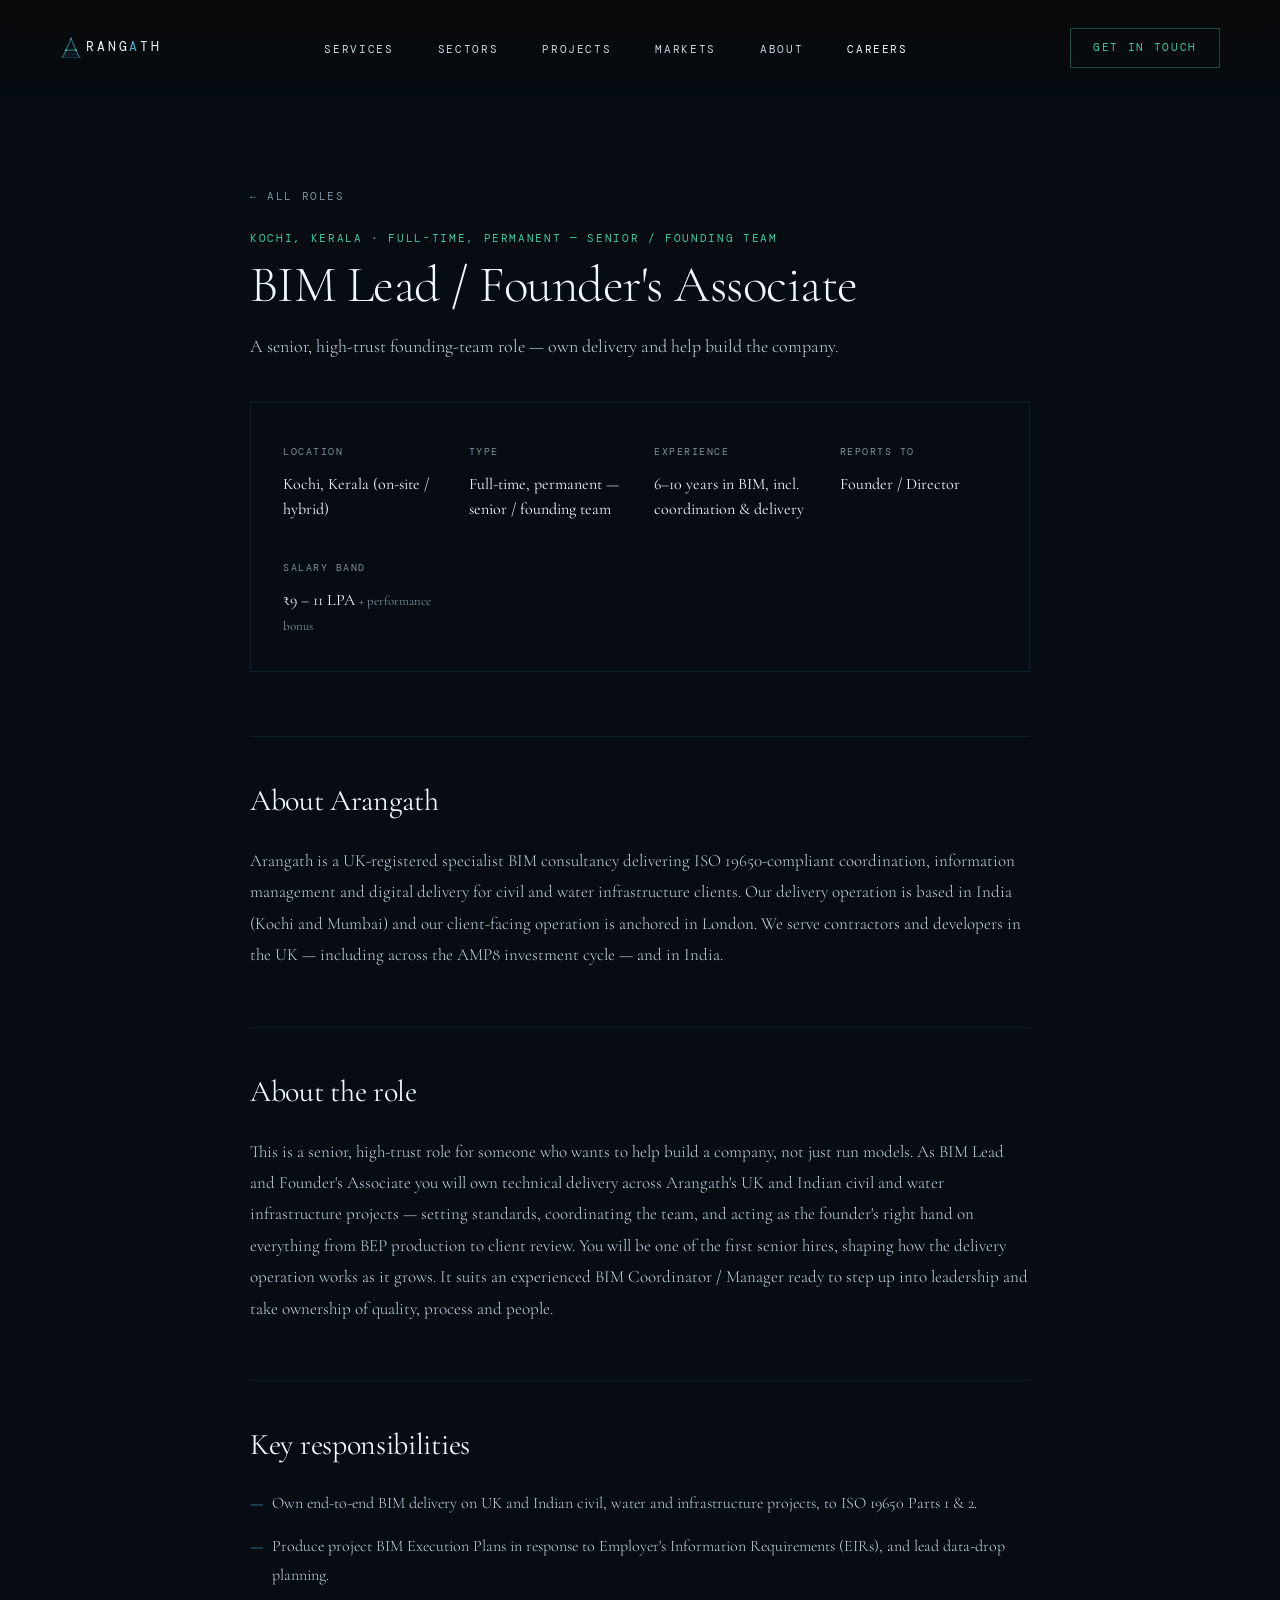
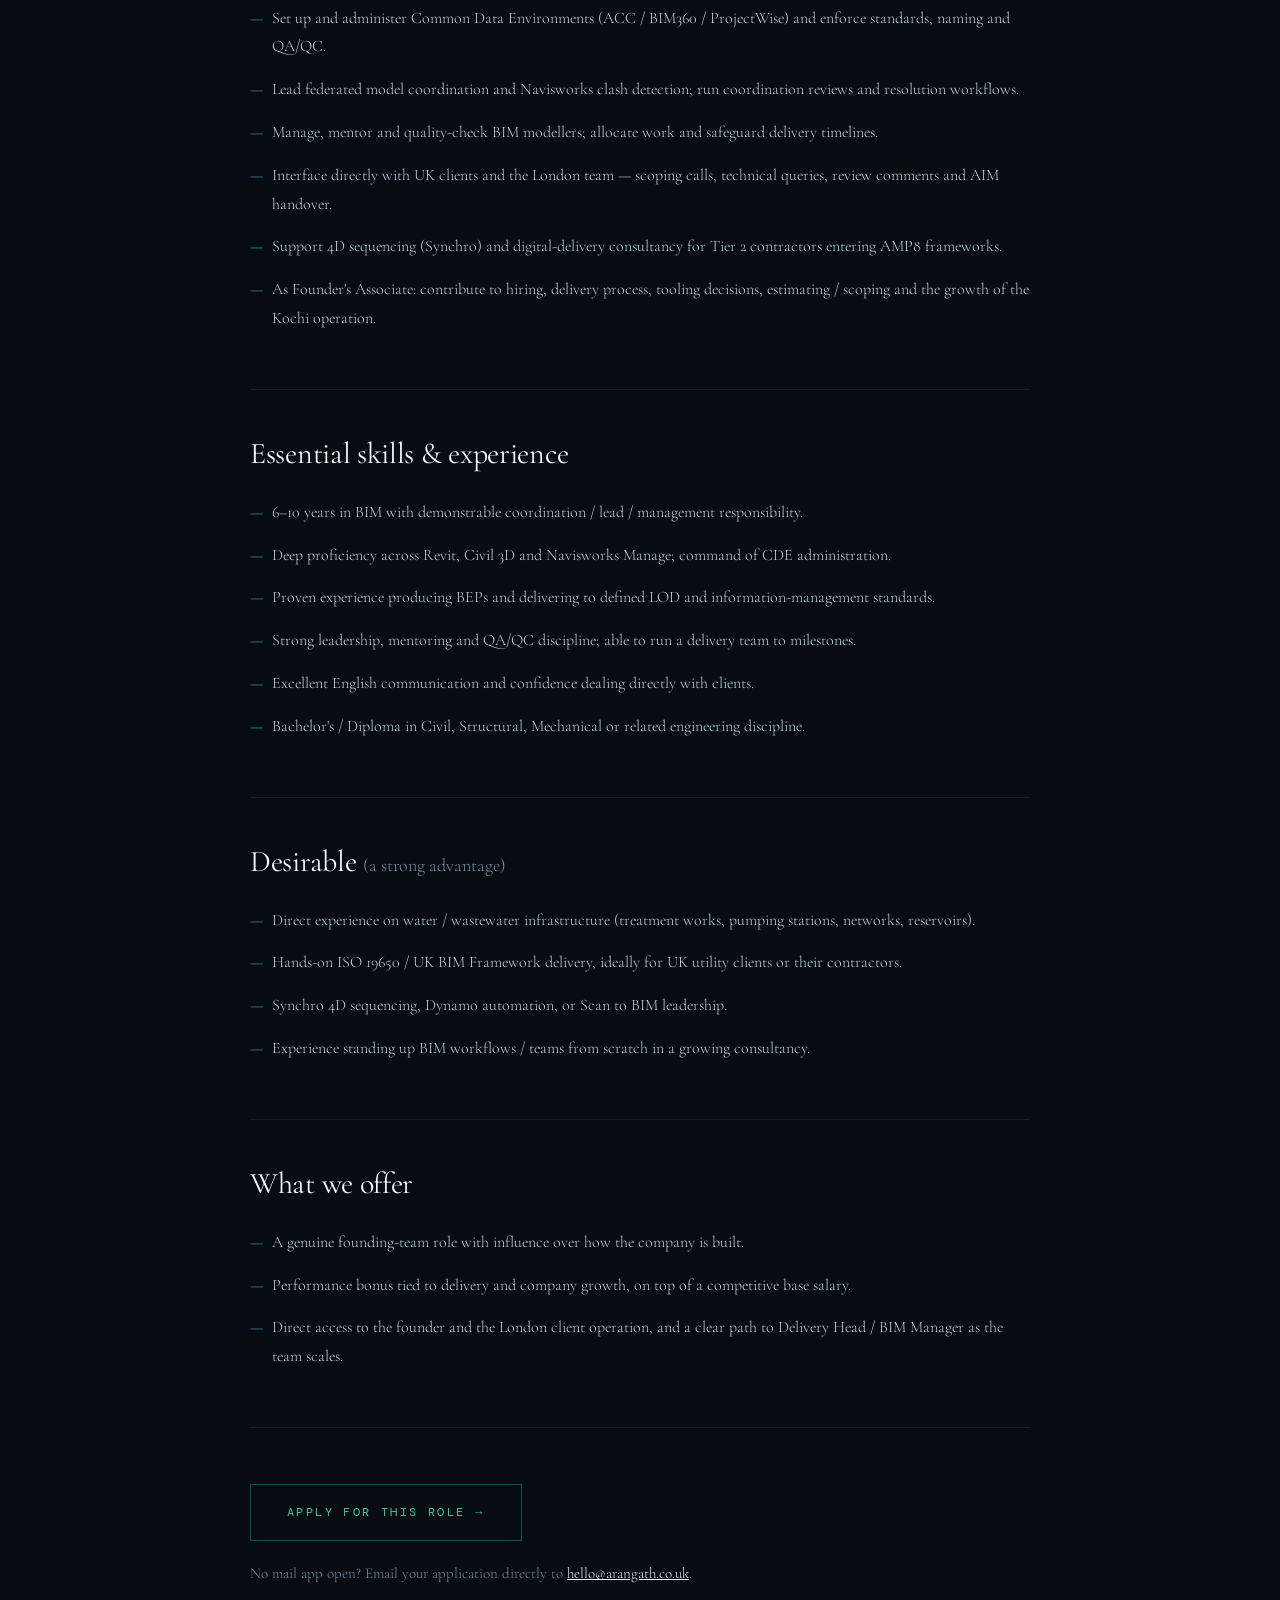
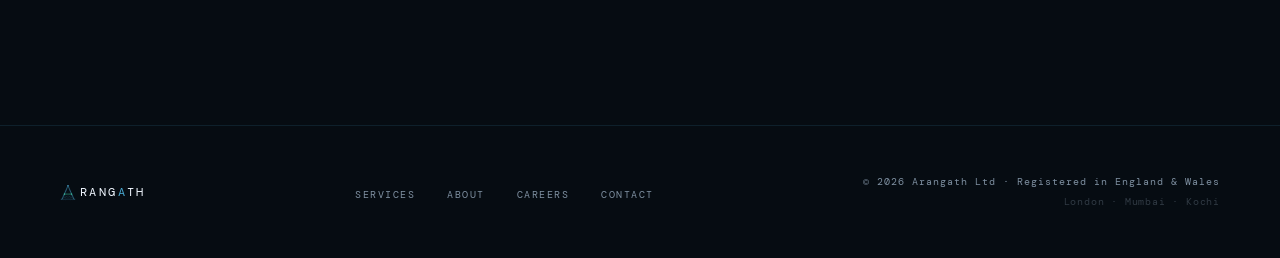
<file: content/careers-src/bim-lead/index.html>
<!DOCTYPE html>
<html lang="en">
<head>
<meta charset="UTF-8">
<meta name="viewport" content="width=device-width, initial-scale=1.0">
<title>BIM Lead / Founder's Associate — Kochi | Arangath Careers</title>
<meta name="description" content="Arangath is hiring a BIM Lead / Founder's Associate in Kochi, Kerala. 6–10 years' BIM coordination and delivery leadership. Own delivery across UK and Indian water and civil infrastructure projects to ISO 19650 standards. ₹9–11 LPA + bonus.">
<link rel="preconnect" href="https://fonts.googleapis.com">
<link rel="preconnect" href="https://fonts.gstatic.com" crossorigin>
<link href="https://fonts.googleapis.com/css2?family=Cormorant+Garamond:ital,wght@0,300;0,400;0,500;1,300;1,400&family=DM+Mono:wght@300;400&display=swap" rel="stylesheet">
<style>
  *, *::before, *::after { box-sizing: border-box; margin: 0; padding: 0; }

  :root {
    --black: #060C12;
    --off-black: #0B1520;
    --dark-surface: #101D2A;
    --border: rgba(74,170,210,0.13);
    --border-hover: rgba(74,170,210,0.30);
    --gold: #4AAAD2;
    --gold-dim: rgba(74,170,210,0.14);
    --teal: #3DC9A0;
    --teal-dim: rgba(61,201,160,0.13);
    --white: #F0F7FF;
    --muted: rgba(225,242,255,0.88);
    --very-muted: rgba(200,225,248,0.62);
    --serif: 'Cormorant Garamond', Georgia, serif;
    --mono: 'DM Mono', 'Courier New', monospace;
  }

  html { scroll-behavior: smooth; }

  body {
    background: var(--black);
    color: var(--white);
    font-family: var(--serif);
    font-size: 18px;
    line-height: 1.6;
    -webkit-font-smoothing: antialiased;
  }

  /* NAV */
  nav {
    position: fixed;
    top: 0; left: 0; right: 0;
    z-index: 100;
    padding: 28px 60px;
    display: flex;
    justify-content: space-between;
    align-items: center;
    background: linear-gradient(to bottom, rgba(10,10,10,0.95) 0%, transparent 100%);
    backdrop-filter: blur(4px);
  }

  .nav-logo {
    font-family: var(--mono);
    font-size: 13px;
    letter-spacing: 0.22em;
    color: var(--white);
    text-transform: uppercase;
    text-decoration: none;
    display: flex;
    align-items: center;
  }

  .nav-logo-text {
    letter-spacing: 0.22em;
  }

  .nav-logo-a {
    color: var(--gold);
  }

  .nav-links {
    display: flex;
    gap: 44px;
    list-style: none;
  }

  .nav-links a {
    font-family: var(--mono);
    font-size: 11px;
    letter-spacing: 0.15em;
    color: var(--muted);
    text-decoration: none;
    text-transform: uppercase;
    transition: color 0.2s;
  }

  .nav-links a:hover { color: var(--white); }

  .nav-cta {
    font-family: var(--mono);
    font-size: 11px;
    letter-spacing: 0.15em;
    color: var(--teal);
    text-decoration: none;
    text-transform: uppercase;
    border: 1px solid rgba(61,201,160,0.35);
    padding: 10px 22px;
    transition: all 0.2s;
  }

  .nav-cta:hover {
    background: var(--teal-dim);
    border-color: var(--teal);
  }

  /* HERO */
  .hero {
    min-height: 100vh;
    display: flex;
    flex-direction: column;
    justify-content: flex-end;
    padding: 0 60px 100px;
    position: relative;
    overflow: hidden;
  }

  .hero-bg-image {
    position: absolute;
    top: 0;
    right: 0;
    width: 55%;
    height: 100%;
    z-index: 0;
  }

  .hero-bg-image img {
    width: 100%;
    height: 100%;
    object-fit: cover;
    object-position: center;
    display: block;
  }

  .hero-bg-image::before {
    content: '';
    position: absolute;
    inset: 0;
    background: linear-gradient(to right, #060C12 0%, rgba(6,12,18,0.7) 30%, rgba(6,12,18,0.1) 100%);
    z-index: 1;
  }

  .hero-label {
    position: relative;
    z-index: 2;
  }

  .hero-title {
    font-family: var(--serif);
    font-size: clamp(52px, 6vw, 92px);
    font-weight: 300;
    line-height: 0.95;
    letter-spacing: -0.02em;
    position: relative;
    z-index: 2;
    max-width: 580px;
  }

  .hero-title em {
    font-style: italic;
    color: var(--teal);
  }

  .hero-bottom {
    display: flex;
    justify-content: space-between;
    align-items: flex-end;
    margin-top: 64px;
    position: relative;
    z-index: 2;
  }

  .hero-descriptor {
    font-family: var(--serif);
    font-size: 17px;
    font-weight: 300;
    color: var(--muted);
    max-width: 360px;
    line-height: 1.7;
  }

  .hero-scroll {
    font-family: var(--mono);
    font-size: 10px;
    letter-spacing: 0.2em;
    color: var(--very-muted);
    text-transform: uppercase;
    display: flex;
    align-items: center;
    gap: 12px;
  }

  .hero-scroll::after {
    content: '';
    display: block;
    width: 1px;
    height: 48px;
    background: linear-gradient(to bottom, var(--very-muted), transparent);
  }

  @media (max-width: 768px) {
    .hero { padding: 0 24px 80px; }
    .hero-bg-image { width: 100%; opacity: 0.2; }
    .hero-title { max-width: 100%; }
  }

  /* SECTION COMMON */
  section {
    padding: 120px 60px;
  }

  .section-label {
    font-family: var(--mono);
    font-size: 10px;
    letter-spacing: 0.25em;
    color: var(--gold);
    text-transform: uppercase;
    margin-bottom: 56px;
    display: flex;
    align-items: center;
    gap: 16px;
  }

  .section-label::after {
    content: '';
    display: block;
    flex: 1;
    height: 1px;
    background: var(--border);
    max-width: 120px;
  }

  .section-label.teal {
    color: var(--teal);
  }

  /* PROPOSITION */
  .proposition {
    background: var(--off-black);
    border-top: 1px solid var(--border);
    border-bottom: 1px solid var(--border);
  }

  .proposition-inner {
    max-width: 1200px;
    margin: 0 auto;
    display: grid;
    grid-template-columns: 1fr 1fr;
    gap: 80px;
    align-items: start;
  }

  .proposition-left h2 {
    font-family: var(--serif);
    font-size: clamp(36px, 4vw, 58px);
    font-weight: 300;
    line-height: 1.1;
    letter-spacing: -0.01em;
  }

  .proposition-left h2 em {
    font-style: italic;
    color: var(--teal);
  }

  .proposition-right {
    padding-top: 8px;
  }

  .proposition-right p {
    font-family: var(--serif);
    font-size: 17px;
    font-weight: 300;
    color: var(--muted);
    line-height: 1.8;
    margin-bottom: 28px;
  }

  .proposition-right p:last-child { margin-bottom: 0; }

  /* SERVICES */
  .services { background: var(--black); }

  .services-inner { max-width: 1200px; margin: 0 auto; }

  .services-grid {
    display: grid;
    grid-template-columns: repeat(2, 1fr);
    gap: 1px;
    background: var(--border);
    border: 1px solid var(--border);
  }

  .service-card {
    background: var(--black);
    padding: 52px 44px;
    transition: background 0.3s, border-color 0.3s;
    cursor: default;
    border-bottom: 2px solid transparent;
  }

  .service-card:hover {
    background: var(--dark-surface);
    border-bottom-color: var(--teal);
  }

  .service-num {
    font-family: var(--mono);
    font-size: 11px;
    letter-spacing: 0.15em;
    color: var(--gold);
    margin-bottom: 36px;
    opacity: 0.8;
  }

  .service-card:nth-child(2) .service-num,
  .service-card:nth-child(2) .service-title {
    /* middle card gets teal accent on number */
  }

  .service-card:nth-child(even) .service-num {
    color: var(--teal);
  }

  .service-title {
    font-family: var(--serif);
    font-size: 26px;
    font-weight: 400;
    line-height: 1.2;
    margin-bottom: 20px;
    letter-spacing: -0.01em;
  }

  .service-desc {
    font-family: var(--serif);
    font-size: 16px;
    font-weight: 300;
    color: var(--muted);
    line-height: 1.8;
    margin-bottom: 32px;
  }

  .service-tags {
    display: flex;
    flex-wrap: wrap;
    gap: 8px;
  }

  .tag {
    font-family: var(--mono);
    font-size: 9px;
    letter-spacing: 0.12em;
    color: rgba(200,225,248,0.75);
    border: 1px solid rgba(74,170,210,0.25);
    padding: 4px 10px;
    text-transform: uppercase;
  }

  /* APPROACH */
  .approach {
    background: var(--dark-surface);
    border-top: 1px solid var(--border);
    border-bottom: 1px solid var(--border);
  }

  .approach-inner {
    max-width: 1200px;
    margin: 0 auto;
  }

  .approach-heading {
    font-family: var(--serif);
    font-size: clamp(32px, 3.5vw, 52px);
    font-weight: 300;
    line-height: 1.1;
    letter-spacing: -0.01em;
    max-width: 600px;
    margin-bottom: 72px;
  }

  .approach-heading em {
    font-style: italic;
    color: var(--gold);
  }

  .pillars {
    display: grid;
    grid-template-columns: repeat(4, 1fr);
    gap: 48px;
    border-top: 1px solid var(--border);
    padding-top: 52px;
  }

  .pillar-num {
    font-family: var(--mono);
    font-size: 10px;
    letter-spacing: 0.15em;
    color: var(--gold);
    margin-bottom: 16px;
    opacity: 0.6;
  }

  .pillar-title {
    font-family: var(--serif);
    font-size: 20px;
    font-weight: 400;
    margin-bottom: 12px;
    line-height: 1.2;
  }

  .pillar-text {
    font-family: var(--serif);
    font-size: 15px;
    font-weight: 300;
    color: var(--muted);
    line-height: 1.8;
  }

  /* SECTORS */
  .sectors { background: var(--black); }
  .sectors-inner { max-width: 1200px; margin: 0 auto; }

  .sectors-list {
    border-top: 1px solid var(--border);
  }

  .sector-row {
    display: flex;
    align-items: center;
    justify-content: space-between;
    padding: 32px 0;
    border-bottom: 1px solid var(--border);
    cursor: default;
    transition: all 0.2s;
    gap: 24px;
  }

  .sector-row:hover .sector-name { color: var(--teal); }
  .sector-row:hover .sector-arrow { opacity: 1; transform: translateX(4px); }

  .sector-left {
    display: flex;
    align-items: center;
    gap: 32px;
  }

  .sector-idx {
    font-family: var(--mono);
    font-size: 10px;
    letter-spacing: 0.15em;
    color: var(--very-muted);
    min-width: 24px;
  }

  .sector-name {
    font-family: var(--serif);
    font-size: clamp(22px, 2.5vw, 36px);
    font-weight: 300;
    letter-spacing: -0.01em;
    transition: color 0.2s;
  }

  .sector-note {
    font-family: var(--mono);
    font-size: 10px;
    letter-spacing: 0.12em;
    color: var(--very-muted);
    text-transform: uppercase;
  }

  .sector-arrow {
    font-size: 20px;
    color: var(--teal);
    opacity: 0;
    transition: all 0.2s;
  }

  /* MARKETS */
  .markets {
    background: var(--off-black);
    border-top: 1px solid var(--border);
  }

  .markets-inner {
    max-width: 1200px;
    margin: 0 auto;
    display: grid;
    grid-template-columns: 1fr 1fr;
    gap: 80px;
    align-items: start;
  }

  .markets-left h2 {
    font-family: var(--serif);
    font-size: clamp(32px, 3.5vw, 52px);
    font-weight: 300;
    line-height: 1.1;
    letter-spacing: -0.01em;
  }

  .markets-left h2 em {
    font-style: italic;
    color: var(--gold);
  }

  .markets-right {
    padding-top: 8px;
  }

  .market-item {
    padding: 28px 0;
    border-bottom: 1px solid var(--border);
    display: flex;
    gap: 24px;
    align-items: flex-start;
  }

  .market-item:first-child { border-top: 1px solid var(--border); }

  .market-status {
    font-family: var(--mono);
    font-size: 9px;
    letter-spacing: 0.15em;
    color: var(--teal);
    background: var(--teal-dim);
    border: 1px solid rgba(61,201,160,0.25);
    padding: 3px 9px;
    text-transform: uppercase;
    margin-top: 4px;
    white-space: nowrap;
    flex-shrink: 0;
  }

  .market-status.soon {
    color: var(--very-muted);
    background: transparent;
    border-color: var(--border);
  }

  .market-text h3 {
    font-family: var(--serif);
    font-size: 20px;
    font-weight: 400;
    margin-bottom: 6px;
  }

  .market-text p {
    font-family: var(--serif);
    font-size: 14px;
    font-weight: 300;
    color: var(--muted);
    line-height: 1.7;
  }

  /* ABOUT */
  .about {
    background: var(--black);
    border-top: 1px solid var(--border);
  }

  .about-inner {
    max-width: 1200px;
    margin: 0 auto;
  }

  .about-grid {
    display: grid;
    grid-template-columns: 2fr 1fr;
    gap: 80px;
    align-items: start;
  }

  .about-main h2 {
    font-family: var(--serif);
    font-size: clamp(36px, 4vw, 58px);
    font-weight: 300;
    line-height: 1.1;
    letter-spacing: -0.01em;
    margin-bottom: 36px;
  }

  .about-main h2 em {
    font-style: italic;
    color: var(--gold);
  }

  .about-main p {
    font-family: var(--serif);
    font-size: 18px;
    font-weight: 300;
    color: var(--muted);
    line-height: 1.85;
    margin-bottom: 24px;
  }

  .about-stats {
    display: flex;
    flex-direction: column;
    gap: 32px;
    padding-top: 8px;
  }

  .stat-item {
    border-left: 1px solid var(--border);
    padding-left: 24px;
  }

  .stat-num {
    font-family: var(--serif);
    font-size: 44px;
    font-weight: 300;
    color: var(--gold);
    line-height: 1;
    margin-bottom: 6px;
  }

  .stat-label {
    font-family: var(--mono);
    font-size: 10px;
    letter-spacing: 0.15em;
    color: var(--very-muted);
    text-transform: uppercase;
  }


  /* CONTACT */
  .contact {
    background: var(--off-black);
    border-top: 1px solid var(--border);
  }

  .contact-inner {
    max-width: 1200px;
    margin: 0 auto;
    display: grid;
    grid-template-columns: 1fr 1fr;
    gap: 80px;
    align-items: start;
  }

  .contact-left h2 {
    font-family: var(--serif);
    font-size: clamp(36px, 4vw, 58px);
    font-weight: 300;
    line-height: 1.1;
    letter-spacing: -0.01em;
    margin-bottom: 28px;
  }

  .contact-left h2 em {
    font-style: italic;
    color: var(--gold);
  }

  .contact-left p {
    font-family: var(--serif);
    font-size: 17px;
    font-weight: 300;
    color: var(--muted);
    line-height: 1.8;
    margin-bottom: 44px;
  }

  .contact-details {
    display: flex;
    flex-direction: column;
    gap: 16px;
  }

  .contact-detail {
    display: flex;
    gap: 16px;
    align-items: baseline;
  }

  .contact-detail-label {
    font-family: var(--mono);
    font-size: 10px;
    letter-spacing: 0.15em;
    color: var(--very-muted);
    text-transform: uppercase;
    min-width: 64px;
  }

  .contact-detail-val {
    font-family: var(--serif);
    font-size: 16px;
    font-weight: 300;
    color: var(--white);
  }

  .contact-detail-val a {
    color: var(--white);
    text-decoration: none;
    transition: color 0.2s;
  }

  .contact-detail-val a:hover { color: var(--gold); }

  .contact-form {
    display: flex;
    flex-direction: column;
    gap: 20px;
  }

  .form-group {
    display: flex;
    flex-direction: column;
    gap: 8px;
  }

  .form-label {
    font-family: var(--mono);
    font-size: 10px;
    letter-spacing: 0.15em;
    color: var(--very-muted);
    text-transform: uppercase;
  }

  .form-input, .form-select, .form-textarea {
    background: var(--black);
    border: 1px solid var(--border);
    color: var(--white);
    font-family: var(--serif);
    font-size: 16px;
    font-weight: 300;
    padding: 14px 18px;
    outline: none;
    transition: border-color 0.2s;
    width: 100%;
    -webkit-appearance: none;
  }

  .form-input:focus, .form-select:focus, .form-textarea:focus {
    border-color: rgba(200,169,110,0.5);
  }

  .form-input::placeholder, .form-textarea::placeholder {
    color: var(--very-muted);
  }

  .form-select { cursor: pointer; }

  .form-select option {
    background: var(--off-black);
    color: var(--white);
  }

  .form-textarea {
    resize: vertical;
    min-height: 120px;
  }

  .form-submit {
    font-family: var(--mono);
    font-size: 11px;
    letter-spacing: 0.2em;
    color: var(--teal);
    text-transform: uppercase;
    background: transparent;
    border: 1px solid rgba(61,201,160,0.35);
    padding: 18px 36px;
    cursor: pointer;
    transition: all 0.2s;
    align-self: flex-start;
  }

  .form-submit:hover {
    background: var(--teal-dim);
    border-color: var(--teal);
  }

  /* FOOTER */
  footer {
    background: var(--black);
    border-top: 1px solid var(--border);
    padding: 48px 60px;
    display: flex;
    justify-content: space-between;
    align-items: center;
    flex-wrap: wrap;
    gap: 24px;
  }

  .footer-logo {
    font-family: var(--mono);
    font-size: 12px;
    letter-spacing: 0.2em;
    color: var(--white);
    text-transform: uppercase;
    display: flex;
    align-items: center;
  }

  .footer-logo-a { color: var(--gold); }

  .footer-note {
    font-family: var(--mono);
    font-size: 10px;
    letter-spacing: 0.1em;
    color: var(--very-muted);
  }

  .footer-links {
    display: flex;
    gap: 32px;
    list-style: none;
  }

  .footer-links a {
    font-family: var(--mono);
    font-size: 10px;
    letter-spacing: 0.15em;
    color: var(--very-muted);
    text-decoration: none;
    text-transform: uppercase;
    transition: color 0.2s;
  }

  .footer-links a:hover { color: var(--white); }

  /* STANDARD MARK */
  .standards-bar {
    background: var(--dark-surface);
    border-top: 1px solid var(--border);
    padding: 28px 60px;
    display: flex;
    align-items: center;
    gap: 48px;
    flex-wrap: wrap;
  }

  .standards-label {
    font-family: var(--mono);
    font-size: 9px;
    letter-spacing: 0.2em;
    color: var(--very-muted);
    text-transform: uppercase;
    white-space: nowrap;
  }

  .standards-items {
    display: flex;
    gap: 36px;
    flex-wrap: wrap;
  }

  .std-item {
    font-family: var(--mono);
    font-size: 11px;
    letter-spacing: 0.1em;
    color: var(--muted);
    display: flex;
    align-items: center;
    gap: 8px;
  }

  .std-item::before {
    content: '';
    display: block;
    width: 4px;
    height: 4px;
    background: var(--gold);
    opacity: 0.6;
  }

  .std-item:nth-child(even)::before {
    background: var(--teal);
  }

  /* MOBILE */
  @media (max-width: 768px) {
    nav { padding: 20px 24px; }
    .nav-links { display: none; }
    .hero { padding: 0 24px 80px; }
    section { padding: 80px 24px; }
    .proposition-inner,
    .markets-inner,
    .contact-inner,
    .about-grid { grid-template-columns: 1fr; gap: 48px; }
    .services-grid { grid-template-columns: 1fr; }
    .pillars { grid-template-columns: 1fr 1fr; gap: 32px; }
    footer { padding: 32px 24px; flex-direction: column; align-items: flex-start; }
    .standards-bar { padding: 20px 24px; gap: 20px; }
    .hero-bottom { flex-direction: column; gap: 32px; }
  }

  @media (max-width: 480px) {
    .pillars { grid-template-columns: 1fr; }
  }

  /* LEADERSHIP */
  .leadership {
    background: var(--off-black);
    border-top: 1px solid var(--border);
  }

  .leadership-inner { max-width: 1200px; margin: 0 auto; }

  .leadership-card {
    display: grid;
    grid-template-columns: 200px 1fr;
    gap: 56px;
    align-items: start;
    border-top: 1px solid var(--border);
    padding-top: 52px;
  }

  .leadership-mark {
    width: 120px;
    height: 120px;
    border: 1px solid var(--border-hover);
    display: flex;
    align-items: center;
    justify-content: center;
    font-family: var(--mono);
    font-size: 30px;
    letter-spacing: 0.05em;
    color: var(--gold);
  }

  .leadership-name {
    font-family: var(--serif);
    font-size: clamp(28px, 3vw, 38px);
    font-weight: 400;
    letter-spacing: -0.01em;
    margin-bottom: 8px;
  }

  .leadership-title {
    font-family: var(--mono);
    font-size: 11px;
    letter-spacing: 0.12em;
    color: var(--teal);
    text-transform: uppercase;
    margin-bottom: 24px;
  }

  .leadership-bio {
    font-family: var(--serif);
    font-size: 17px;
    font-weight: 300;
    color: var(--muted);
    line-height: 1.8;
    max-width: 680px;
  }

  .placeholder {
    color: var(--gold);
    border: 1px dashed rgba(74,170,210,0.45);
    padding: 1px 8px;
    font-family: var(--mono);
    font-size: 0.75em;
    letter-spacing: 0.04em;
    white-space: nowrap;
  }

  @media (max-width: 768px) {
    .leadership-card { grid-template-columns: 1fr; gap: 28px; }
    .leadership-mark { width: 88px; height: 88px; font-size: 22px; }
  }

  /* PROJECTS */
  .projects {
    background: var(--black);
    border-top: 1px solid var(--border);
  }

  .projects-inner {
    max-width: 1200px;
    margin: 0 auto;
  }

  .projects-intro {
    margin-bottom: 56px;
    max-width: 640px;
  }

  .projects-intro p {
    font-family: var(--serif);
    font-size: 17px;
    font-weight: 300;
    color: var(--muted);
    line-height: 1.8;
  }

  .projects-grid {
    display: flex;
    flex-direction: column;
    gap: 80px;
  }

  .project-card {
    display: grid;
    grid-template-columns: 1.2fr 1fr;
    gap: 56px;
    align-items: center;
  }

  .project-card--reverse {
    grid-template-columns: 1fr 1.2fr;
  }

  .project-card--reverse .project-bim {
    order: 2;
  }

  .project-card--reverse .project-info {
    order: 1;
  }

  .project-bim {
    border: 1px solid var(--border);
    line-height: 0;
  }

  .project-bim:hover {
    border-color: var(--border-hover);
  }

  .project-num {
    font-family: var(--mono);
    font-size: 10px;
    letter-spacing: 0.18em;
    color: var(--gold);
    margin-bottom: 12px;
    opacity: 0.6;
  }

  .project-meta {
    display: flex;
    gap: 16px;
    margin-bottom: 14px;
    flex-wrap: wrap;
  }

  .project-type {
    font-family: var(--mono);
    font-size: 10px;
    letter-spacing: 0.12em;
    color: var(--teal);
    text-transform: uppercase;
    opacity: 0.8;
  }

  .project-loc {
    font-family: var(--mono);
    font-size: 10px;
    letter-spacing: 0.12em;
    color: var(--very-muted);
    text-transform: uppercase;
  }

  .project-title {
    font-family: var(--serif);
    font-size: 26px;
    font-weight: 400;
    line-height: 1.2;
    letter-spacing: -0.01em;
    margin-bottom: 16px;
  }

  .project-desc {
    font-family: var(--serif);
    font-size: 16px;
    font-weight: 300;
    color: var(--muted);
    line-height: 1.8;
    margin-bottom: 24px;
  }

  .project-tags {
    display: flex;
    flex-wrap: wrap;
    gap: 8px;
  }

  .ptag {
    font-family: var(--mono);
    font-size: 9px;
    letter-spacing: 0.1em;
    color: var(--very-muted);
    border: 1px solid var(--border);
    padding: 4px 10px;
    text-transform: uppercase;
  }

  .projects-disclaimer {
    font-family: var(--mono);
    font-size: 10px;
    letter-spacing: 0.08em;
    color: var(--very-muted);
    line-height: 1.7;
    margin-top: 64px;
    padding-top: 24px;
    border-top: 1px solid var(--border);
  }

  @media (max-width: 768px) {
    .project-card,
    .project-card--reverse { grid-template-columns: 1fr; gap: 32px; }
    .project-card--reverse .project-bim { order: 0; }
    .project-card--reverse .project-info { order: 0; }
  }


  /* AMP8 TOOLTIP */
  .tooltip-wrap {
    position: relative;
    display: inline;
    cursor: help;
    border-bottom: 1px dotted rgba(74,170,210,0.5);
  }

  .tooltip-wrap .tooltip-box {
    display: none;
    position: absolute;
    bottom: 125%;
    left: 50%;
    transform: translateX(-50%);
    background: #0F1720;
    border: 1px solid rgba(74,170,210,0.25);
    color: rgba(237,244,250,0.85);
    font-family: 'DM Mono', monospace;
    font-size: 11px;
    font-style: normal;
    letter-spacing: 0.06em;
    line-height: 1.6;
    padding: 10px 14px;
    white-space: nowrap;
    z-index: 100;
    pointer-events: none;
  }

  .tooltip-wrap .tooltip-box::after {
    content: '';
    position: absolute;
    top: 100%;
    left: 50%;
    transform: translateX(-50%);
    border: 5px solid transparent;
    border-top-color: rgba(74,170,210,0.25);
  }

  .tooltip-wrap:hover .tooltip-box,
  .tooltip-wrap.tt-active .tooltip-box {
    display: block;
  }

  @media (max-width: 480px) {
    .tooltip-wrap .tooltip-box {
      white-space: normal;
      width: max-content;
      max-width: 220px;
      left: auto;
      right: -12px;
      transform: none;
    }

    .tooltip-wrap .tooltip-box::after {
      left: auto;
      right: 16px;
      transform: none;
    }
  }




</style>
<style>
  .job-hero { padding: 180px 60px 40px; max-width: 900px; margin: 0 auto; }
  .job-hero .back-link { font-family: var(--mono); font-size: 11px; letter-spacing: 0.15em; text-transform: uppercase; color: var(--very-muted); text-decoration: none; display: inline-block; margin-bottom: 24px; }
  .job-hero .back-link:hover { color: var(--white); }
  .job-hero h1 { font-family: var(--serif); font-size: clamp(34px, 4vw, 52px); font-weight: 300; line-height: 1.1; letter-spacing: -0.01em; margin: 10px 0 16px; }
  .job-tagline { font-family: var(--mono); font-size: 11px; letter-spacing: 0.15em; text-transform: uppercase; color: var(--teal); }

  .job-content { max-width: 900px; margin: 0 auto; padding: 0 60px 140px; }

  .job-meta-grid {
    display: grid;
    grid-template-columns: repeat(auto-fit, minmax(150px, 1fr));
    gap: 28px;
    border: 1px solid var(--border);
    padding: 32px;
    margin-bottom: 64px;
  }

  .job-meta-val {
    font-family: var(--serif);
    font-size: 16px;
    font-weight: 400;
    color: var(--white);
    margin-top: 8px;
  }

  .jd-section {
    margin-bottom: 56px;
    padding-top: 40px;
    border-top: 1px solid var(--border);
  }

  .jd-section:first-of-type { border-top: none; padding-top: 0; }

  .jd-section h2 {
    font-family: var(--serif);
    font-size: clamp(24px, 2.5vw, 30px);
    font-weight: 400;
    letter-spacing: -0.01em;
    margin-bottom: 20px;
  }

  .jd-section p {
    font-family: var(--serif);
    font-size: 17px;
    font-weight: 300;
    color: var(--muted);
    line-height: 1.85;
    margin-bottom: 16px;
  }

  .jd-list {
    list-style: none;
    display: flex;
    flex-direction: column;
    gap: 14px;
  }

  .jd-list li {
    font-family: var(--serif);
    font-size: 16px;
    font-weight: 300;
    color: var(--muted);
    line-height: 1.8;
    padding-left: 22px;
    position: relative;
  }

  .jd-list li::before {
    content: '—';
    position: absolute;
    left: 0;
    color: var(--gold);
  }

  .apply-band {
    border-top: 1px solid var(--border);
    margin-top: 20px;
    padding-top: 56px;
  }

  .apply-cta {
    display: inline-block;
    font-family: var(--mono);
    font-size: 12px;
    letter-spacing: 0.2em;
    color: var(--teal);
    text-transform: uppercase;
    background: transparent;
    border: 1px solid rgba(61,201,160,0.35);
    padding: 18px 36px;
    text-decoration: none;
    transition: all 0.2s;
  }

  .apply-cta:hover {
    background: var(--teal-dim);
    border-color: var(--teal);
  }

  .apply-fallback {
    font-family: var(--serif);
    font-size: 15px;
    font-weight: 300;
    color: var(--very-muted);
    margin-top: 20px;
  }

  .apply-fallback a {
    color: var(--white);
  }

  @media (max-width: 768px) {
    .job-hero { padding: 140px 24px 32px; }
    .job-content { padding: 0 24px 100px; }
    .job-meta-grid { padding: 24px; gap: 20px; }
  }
</style>
<script type="application/ld+json">
{
  "@context": "https://schema.org/",
  "@type": "JobPosting",
  "title": "BIM Lead / Founder's Associate",
  "description": "This is a senior, high-trust role for someone who wants to help build a company, not just run models. As BIM Lead and Founder's Associate you will own technical delivery across Arangath's UK and Indian civil and water infrastructure projects, setting standards, coordinating the team, and acting as the founder's right hand on everything from BEP production to client review. You will be one of the first senior hires, shaping how the delivery operation works as it grows.",
  "hiringOrganization": {
    "@type": "Organization",
    "name": "Arangath Ltd",
    "sameAs": "https://arangath.co.uk"
  },
  "identifier": {
    "@type": "PropertyValue",
    "name": "Arangath Ltd",
    "value": "bim-lead-kochi"
  },
  "jobLocation": {
    "@type": "Place",
    "address": {
      "@type": "PostalAddress",
      "addressLocality": "Kochi",
      "addressRegion": "Kerala",
      "addressCountry": "IN"
    }
  },
  "datePosted": "2026-07-08",
  "validThrough": "2026-10-06",
  "employmentType": "FULL_TIME",
  "experienceRequirements": "6-10 years",
  "baseSalary": {
    "@type": "MonetaryAmount",
    "currency": "INR",
    "value": {
      "@type": "QuantitativeValue",
      "minValue": 900000,
      "maxValue": 1100000,
      "unitText": "YEAR"
    }
  }
}
</script>
</head>
<body>

<!-- NAV -->
<nav>
  <a href="/" class="nav-logo">
    <svg width="22" height="26" viewBox="0 0 160 160" fill="none" xmlns="http://www.w3.org/2000/svg" aria-hidden="true" style="display:inline-block;vertical-align:middle;margin-right:4px;flex-shrink:0;">
      <!-- ISO grid plane at base -->
      <line x1="10" y1="148" x2="80" y2="113" stroke="#4AAAD2" stroke-width="1.8" opacity="0.7"/>
      <line x1="30" y1="155" x2="100" y2="120" stroke="#4AAAD2" stroke-width="1.4" opacity="0.5"/>
      <line x1="50" y1="158" x2="120" y2="123" stroke="#4AAAD2" stroke-width="1.2" opacity="0.35"/>
      <line x1="150" y1="148" x2="80" y2="113" stroke="#4AAAD2" stroke-width="1.8" opacity="0.7"/>
      <line x1="130" y1="155" x2="60" y2="120" stroke="#4AAAD2" stroke-width="1.4" opacity="0.5"/>
      <line x1="110" y1="158" x2="40" y2="123" stroke="#4AAAD2" stroke-width="1.2" opacity="0.35"/>
      <!-- Base anchor line -->
      <line x1="10" y1="148" x2="150" y2="148" stroke="#4AAAD2" stroke-width="2.5" stroke-linecap="round" opacity="0.75"/>
      <!-- A left leg -->
      <line x1="20" y1="148" x2="80" y2="12" stroke="#4AAAD2" stroke-width="5" stroke-linecap="round"/>
      <!-- A right leg -->
      <line x1="140" y1="148" x2="80" y2="12" stroke="#4AAAD2" stroke-width="5" stroke-linecap="round"/>
      <!-- Interior grid lines on left leg -->
      <line x1="35" y1="136" x2="72" y2="42" stroke="#4AAAD2" stroke-width="1.6" opacity="0.6"/>
      <line x1="50" y1="142" x2="76" y2="68" stroke="#4AAAD2" stroke-width="1.2" opacity="0.42"/>
      <!-- Interior grid lines on right leg -->
      <line x1="125" y1="136" x2="88" y2="42" stroke="#4AAAD2" stroke-width="1.6" opacity="0.6"/>
      <line x1="110" y1="142" x2="84" y2="68" stroke="#4AAAD2" stroke-width="1.2" opacity="0.42"/>
      <!-- Horizontal cross lines on left leg -->
      <line x1="27" y1="112" x2="56" y2="112" stroke="#4AAAD2" stroke-width="1.4" opacity="0.55"/>
      <line x1="34" y1="88" x2="66" y2="88" stroke="#4AAAD2" stroke-width="1.2" opacity="0.45"/>
      <line x1="42" y1="64" x2="70" y2="64" stroke="#4AAAD2" stroke-width="1" opacity="0.35"/>
      <!-- Horizontal cross lines on right leg -->
      <line x1="133" y1="112" x2="104" y2="112" stroke="#4AAAD2" stroke-width="1.4" opacity="0.55"/>
      <line x1="126" y1="88" x2="94" y2="88" stroke="#4AAAD2" stroke-width="1.2" opacity="0.45"/>
      <line x1="118" y1="64" x2="90" y2="64" stroke="#4AAAD2" stroke-width="1" opacity="0.35"/>
      <!-- Teal crossbar -->
      <line x1="44" y1="96" x2="116" y2="96" stroke="#3DC9A0" stroke-width="5" stroke-linecap="round"/>
      <circle cx="44" cy="96" r="7" fill="#3DC9A0"/>
      <circle cx="116" cy="96" r="7" fill="#3DC9A0"/>
      <circle cx="80" cy="12" r="6" fill="#4AAAD2"/>
    </svg><span class="nav-logo-text">RANG<span class="nav-logo-a">A</span>TH</span>
  </a>
  <ul class="nav-links">
    <li><a href="/#services">Services</a></li>
    <li><a href="/#sectors">Sectors</a></li>
    <li><a href="/#projects">Projects</a></li>
    <li><a href="/#markets">Markets</a></li>
    <li><a href="/#about">About</a></li>
    <li><a href="/careers" style="color:var(--white);">Careers</a></li>
  </ul>
  <a href="/#contact" class="nav-cta">Get in touch</a>
</nav>

<!-- JOB HERO -->
<section class="job-hero">
  <a href="/careers" class="back-link">&larr; All roles</a>
  <div class="job-tagline">Kochi, Kerala &middot; Full-time, permanent — senior / founding team</div>
  <h1>BIM Lead / Founder's Associate</h1>
  <p style="font-family:var(--serif); font-size:18px; font-weight:300; color:var(--muted); line-height:1.8; max-width:640px;">A senior, high-trust founding-team role — own delivery and help build the company.</p>
</section>

<div class="job-content">

  <div class="job-meta-grid">
    <div class="job-meta-item"><span class="form-label">Location</span><div class="job-meta-val">Kochi, Kerala (on-site / hybrid)</div></div>
    <div class="job-meta-item"><span class="form-label">Type</span><div class="job-meta-val">Full-time, permanent — senior / founding team</div></div>
    <div class="job-meta-item"><span class="form-label">Experience</span><div class="job-meta-val">6–10 years in BIM, incl. coordination &amp; delivery</div></div>
    <div class="job-meta-item"><span class="form-label">Reports to</span><div class="job-meta-val">Founder / Director</div></div>
    <div class="job-meta-item"><span class="form-label">Salary band</span><div class="job-meta-val">₹9 – 11 LPA <span style="color:var(--very-muted); font-size:13px;">+ performance bonus</span></div></div>
  </div>

  <div class="jd-section">
    <h2>About Arangath</h2>
    <p>Arangath is a UK-registered specialist BIM consultancy delivering ISO 19650-compliant coordination, information management and digital delivery for civil and water infrastructure clients. Our delivery operation is based in India (Kochi and Mumbai) and our client-facing operation is anchored in London. We serve contractors and developers in the UK — including across the AMP8 investment cycle — and in India.</p>
  </div>

  <div class="jd-section">
    <h2>About the role</h2>
    <p>This is a senior, high-trust role for someone who wants to help build a company, not just run models. As BIM Lead and Founder's Associate you will own technical delivery across Arangath's UK and Indian civil and water infrastructure projects — setting standards, coordinating the team, and acting as the founder's right hand on everything from BEP production to client review. You will be one of the first senior hires, shaping how the delivery operation works as it grows. It suits an experienced BIM Coordinator / Manager ready to step up into leadership and take ownership of quality, process and people.</p>
  </div>

  <div class="jd-section">
    <h2>Key responsibilities</h2>
    <ul class="jd-list">
      <li>Own end-to-end BIM delivery on UK and Indian civil, water and infrastructure projects, to ISO 19650 Parts 1 &amp; 2.</li>
      <li>Produce project BIM Execution Plans in response to Employer's Information Requirements (EIRs), and lead data-drop planning.</li>
      <li>Set up and administer Common Data Environments (ACC / BIM360 / ProjectWise) and enforce standards, naming and QA/QC.</li>
      <li>Lead federated model coordination and Navisworks clash detection; run coordination reviews and resolution workflows.</li>
      <li>Manage, mentor and quality-check BIM modellers; allocate work and safeguard delivery timelines.</li>
      <li>Interface directly with UK clients and the London team — scoping calls, technical queries, review comments and AIM handover.</li>
      <li>Support 4D sequencing (Synchro) and digital-delivery consultancy for Tier 2 contractors entering AMP8 frameworks.</li>
      <li>As Founder's Associate: contribute to hiring, delivery process, tooling decisions, estimating / scoping and the growth of the Kochi operation.</li>
    </ul>
  </div>

  <div class="jd-section">
    <h2>Essential skills &amp; experience</h2>
    <ul class="jd-list">
      <li>6–10 years in BIM with demonstrable coordination / lead / management responsibility.</li>
      <li>Deep proficiency across Revit, Civil 3D and Navisworks Manage; command of CDE administration.</li>
      <li>Proven experience producing BEPs and delivering to defined LOD and information-management standards.</li>
      <li>Strong leadership, mentoring and QA/QC discipline; able to run a delivery team to milestones.</li>
      <li>Excellent English communication and confidence dealing directly with clients.</li>
      <li>Bachelor's / Diploma in Civil, Structural, Mechanical or related engineering discipline.</li>
    </ul>
  </div>

  <div class="jd-section">
    <h2>Desirable <span style="color:var(--very-muted); font-weight:300; font-size:0.6em; text-transform:none; letter-spacing:0;">(a strong advantage)</span></h2>
    <ul class="jd-list">
      <li>Direct experience on water / wastewater infrastructure (treatment works, pumping stations, networks, reservoirs).</li>
      <li>Hands-on ISO 19650 / UK BIM Framework delivery, ideally for UK utility clients or their contractors.</li>
      <li>Synchro 4D sequencing, Dynamo automation, or Scan to BIM leadership.</li>
      <li>Experience standing up BIM workflows / teams from scratch in a growing consultancy.</li>
    </ul>
  </div>

  <div class="jd-section">
    <h2>What we offer</h2>
    <ul class="jd-list">
      <li>A genuine founding-team role with influence over how the company is built.</li>
      <li>Performance bonus tied to delivery and company growth, on top of a competitive base salary.</li>
      <li>Direct access to the founder and the London client operation, and a clear path to Delivery Head / BIM Manager as the team scales.</li>
    </ul>
  </div>

  <div class="apply-band">
    <a class="apply-cta" href="mailto:hello@arangath.co.uk?subject=Application%3A%20BIM%20Lead%20%2F%20Founder%27s%20Associate%20%E2%80%94%20Kochi">Apply for this role &rarr;</a>
    <p class="apply-fallback">No mail app open? Email your application directly to <a href="mailto:hello@arangath.co.uk">hello@arangath.co.uk</a>.</p>
  </div>

</div>

<!-- FOOTER -->
<footer>
  <div class="footer-logo">
    <svg width="16" height="19" viewBox="0 0 160 160" fill="none" xmlns="http://www.w3.org/2000/svg" aria-hidden="true" style="display:inline-block;vertical-align:middle;margin-right:4px;flex-shrink:0;">
      <!-- ISO grid plane at base -->
      <line x1="10" y1="148" x2="80" y2="113" stroke="#4AAAD2" stroke-width="1.8" opacity="0.7"/>
      <line x1="30" y1="155" x2="100" y2="120" stroke="#4AAAD2" stroke-width="1.4" opacity="0.5"/>
      <line x1="50" y1="158" x2="120" y2="123" stroke="#4AAAD2" stroke-width="1.2" opacity="0.35"/>
      <line x1="150" y1="148" x2="80" y2="113" stroke="#4AAAD2" stroke-width="1.8" opacity="0.7"/>
      <line x1="130" y1="155" x2="60" y2="120" stroke="#4AAAD2" stroke-width="1.4" opacity="0.5"/>
      <line x1="110" y1="158" x2="40" y2="123" stroke="#4AAAD2" stroke-width="1.2" opacity="0.35"/>
      <!-- Base anchor line -->
      <line x1="10" y1="148" x2="150" y2="148" stroke="#4AAAD2" stroke-width="2.5" stroke-linecap="round" opacity="0.75"/>
      <!-- A left leg -->
      <line x1="20" y1="148" x2="80" y2="12" stroke="#4AAAD2" stroke-width="5" stroke-linecap="round"/>
      <!-- A right leg -->
      <line x1="140" y1="148" x2="80" y2="12" stroke="#4AAAD2" stroke-width="5" stroke-linecap="round"/>
      <!-- Interior grid lines on left leg -->
      <line x1="35" y1="136" x2="72" y2="42" stroke="#4AAAD2" stroke-width="1.6" opacity="0.6"/>
      <line x1="50" y1="142" x2="76" y2="68" stroke="#4AAAD2" stroke-width="1.2" opacity="0.42"/>
      <!-- Interior grid lines on right leg -->
      <line x1="125" y1="136" x2="88" y2="42" stroke="#4AAAD2" stroke-width="1.6" opacity="0.6"/>
      <line x1="110" y1="142" x2="84" y2="68" stroke="#4AAAD2" stroke-width="1.2" opacity="0.42"/>
      <!-- Horizontal cross lines on left leg -->
      <line x1="27" y1="112" x2="56" y2="112" stroke="#4AAAD2" stroke-width="1.4" opacity="0.55"/>
      <line x1="34" y1="88" x2="66" y2="88" stroke="#4AAAD2" stroke-width="1.2" opacity="0.45"/>
      <line x1="42" y1="64" x2="70" y2="64" stroke="#4AAAD2" stroke-width="1" opacity="0.35"/>
      <!-- Horizontal cross lines on right leg -->
      <line x1="133" y1="112" x2="104" y2="112" stroke="#4AAAD2" stroke-width="1.4" opacity="0.55"/>
      <line x1="126" y1="88" x2="94" y2="88" stroke="#4AAAD2" stroke-width="1.2" opacity="0.45"/>
      <line x1="118" y1="64" x2="90" y2="64" stroke="#4AAAD2" stroke-width="1" opacity="0.35"/>
      <!-- Teal crossbar -->
      <line x1="44" y1="96" x2="116" y2="96" stroke="#3DC9A0" stroke-width="5" stroke-linecap="round"/>
      <circle cx="44" cy="96" r="7" fill="#3DC9A0"/>
      <circle cx="116" cy="96" r="7" fill="#3DC9A0"/>
      <circle cx="80" cy="12" r="6" fill="#4AAAD2"/>
    </svg><span style="letter-spacing:0.2em;">RANG<span class="footer-logo-a">A</span>TH</span>
  </div>
  <ul class="footer-links">
    <li><a href="/#services">Services</a></li>
    <li><a href="/#about">About</a></li>
    <li><a href="/careers">Careers</a></li>
    <li><a href="/#contact">Contact</a></li>
  </ul>
  <div style="display:flex;flex-direction:column;gap:4px;text-align:right;">
    <span class="footer-note">© 2026 Arangath Ltd · Registered in England &amp; Wales</span>
    <span style="font-family:'DM Mono',monospace;font-size:10px;color:rgba(200,225,248,0.22);letter-spacing:0.08em;">London · Mumbai · Kochi</span>
  </div>
</footer>

</body>
</html>
</file>
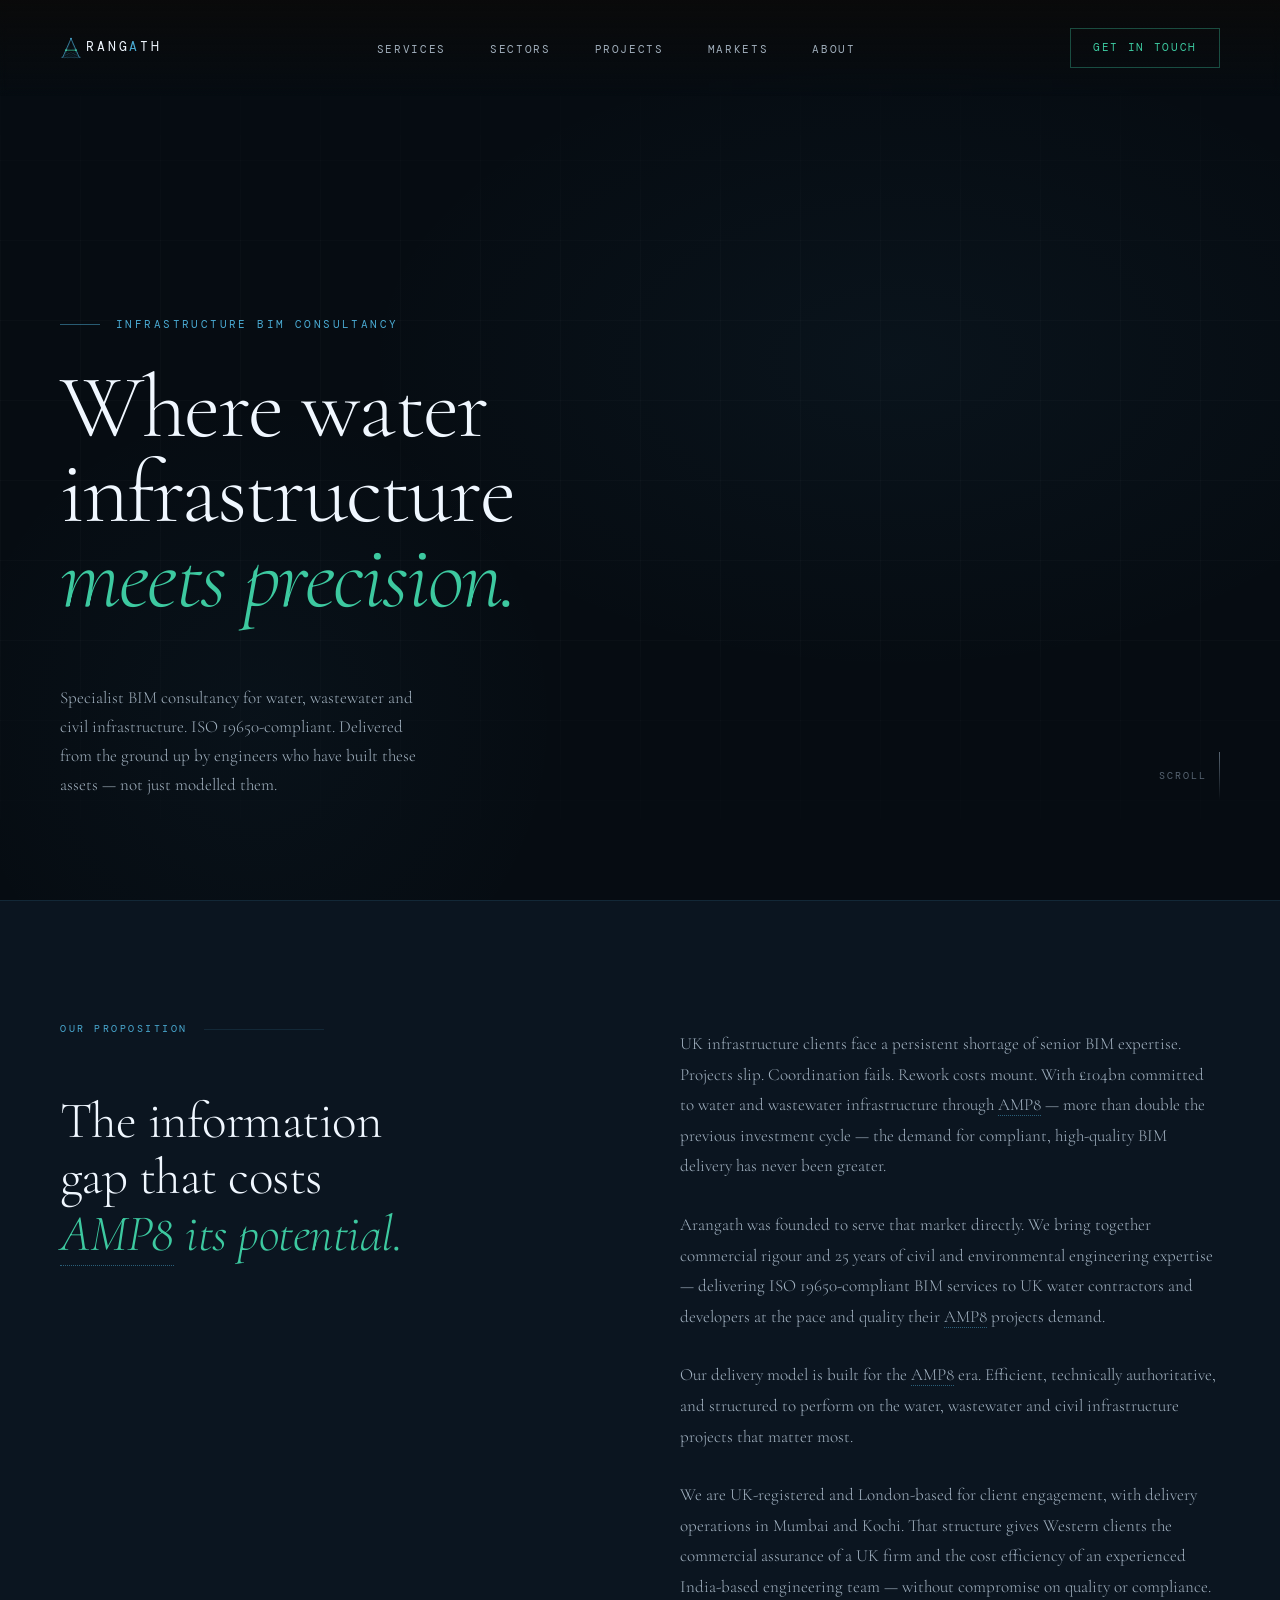
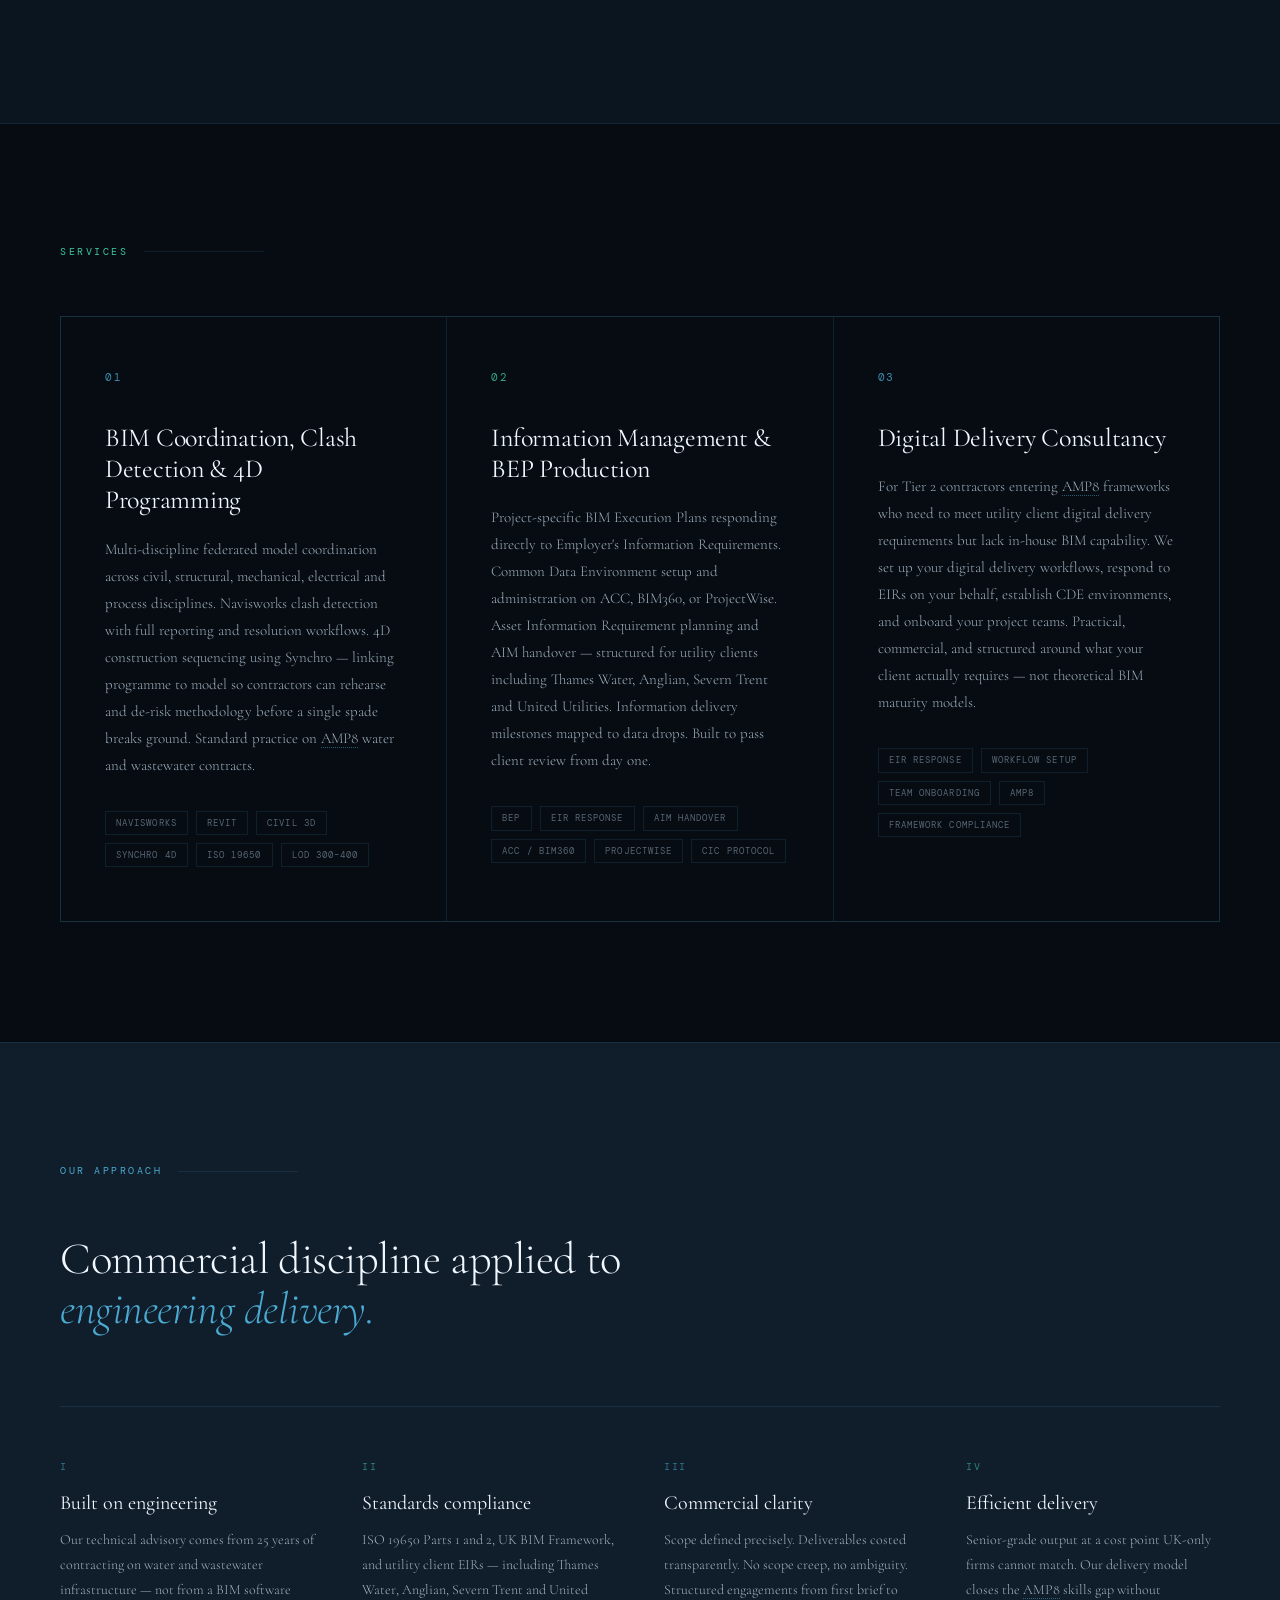
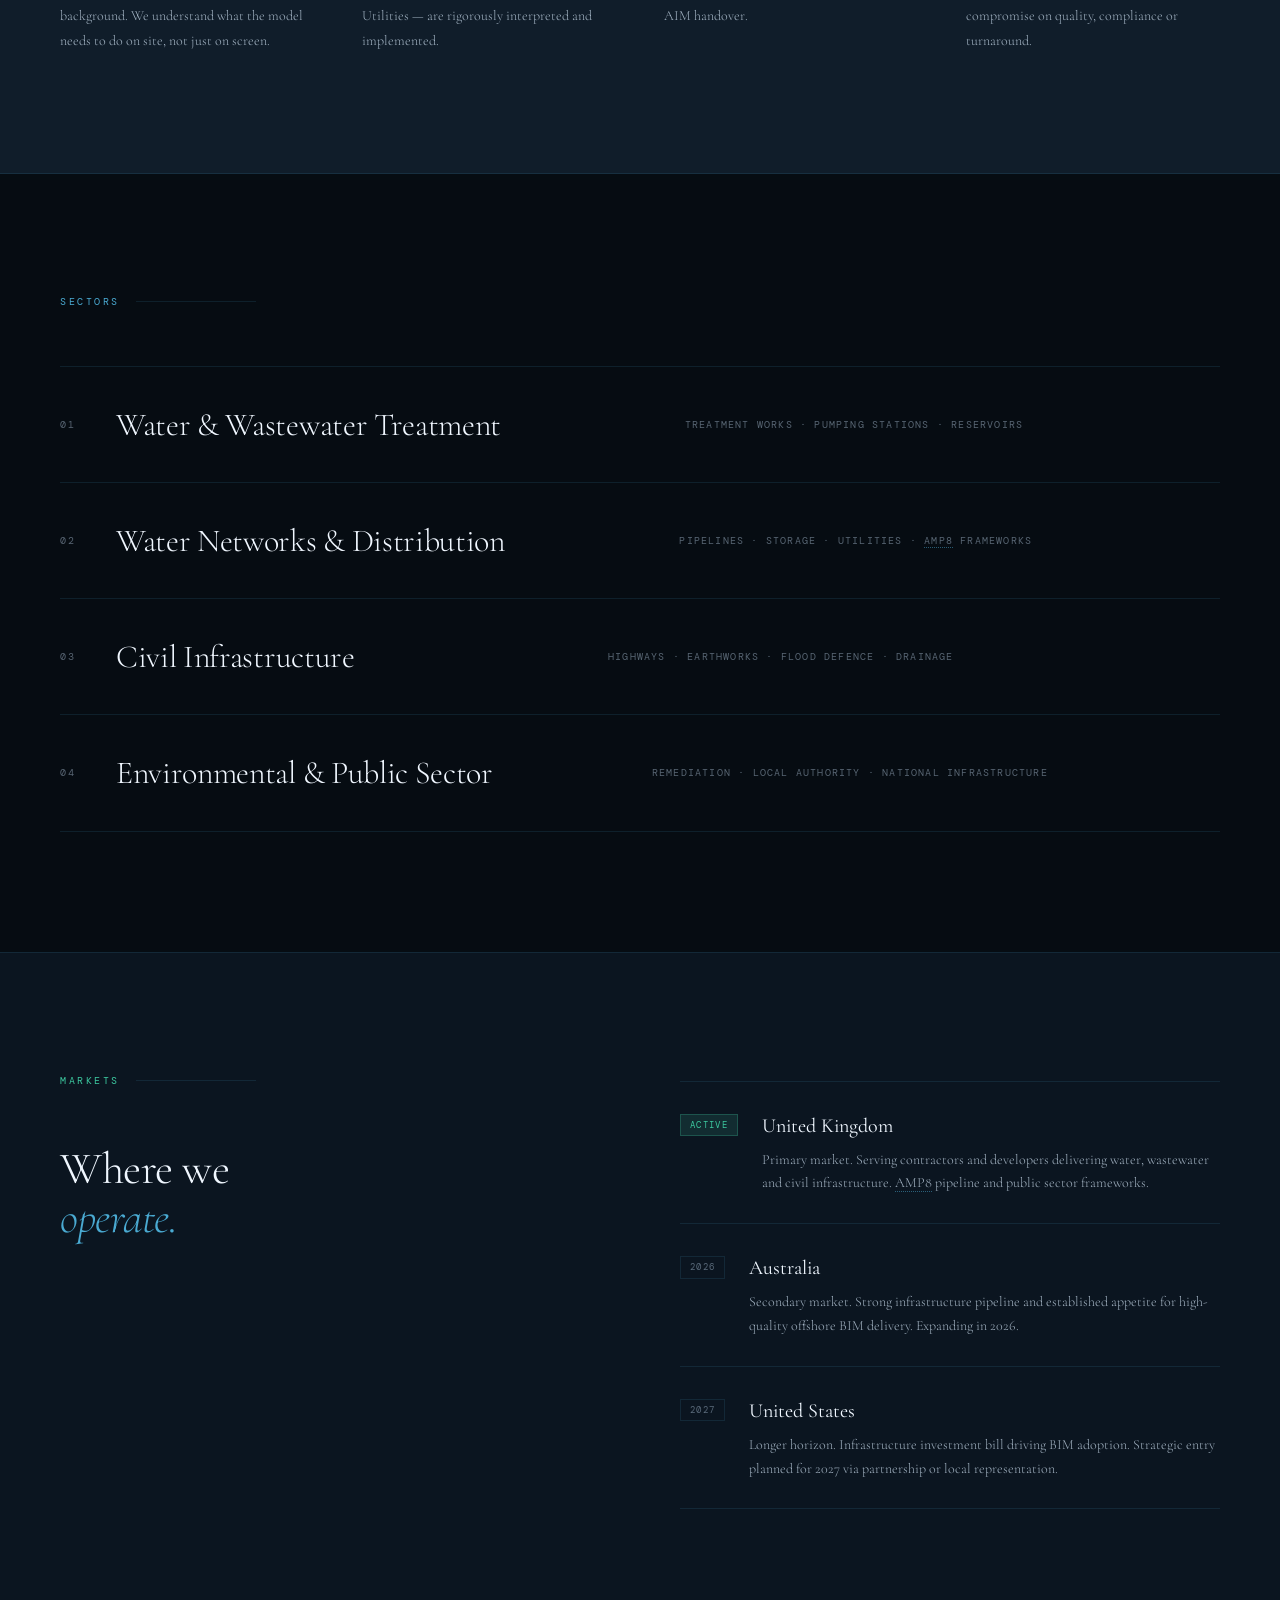
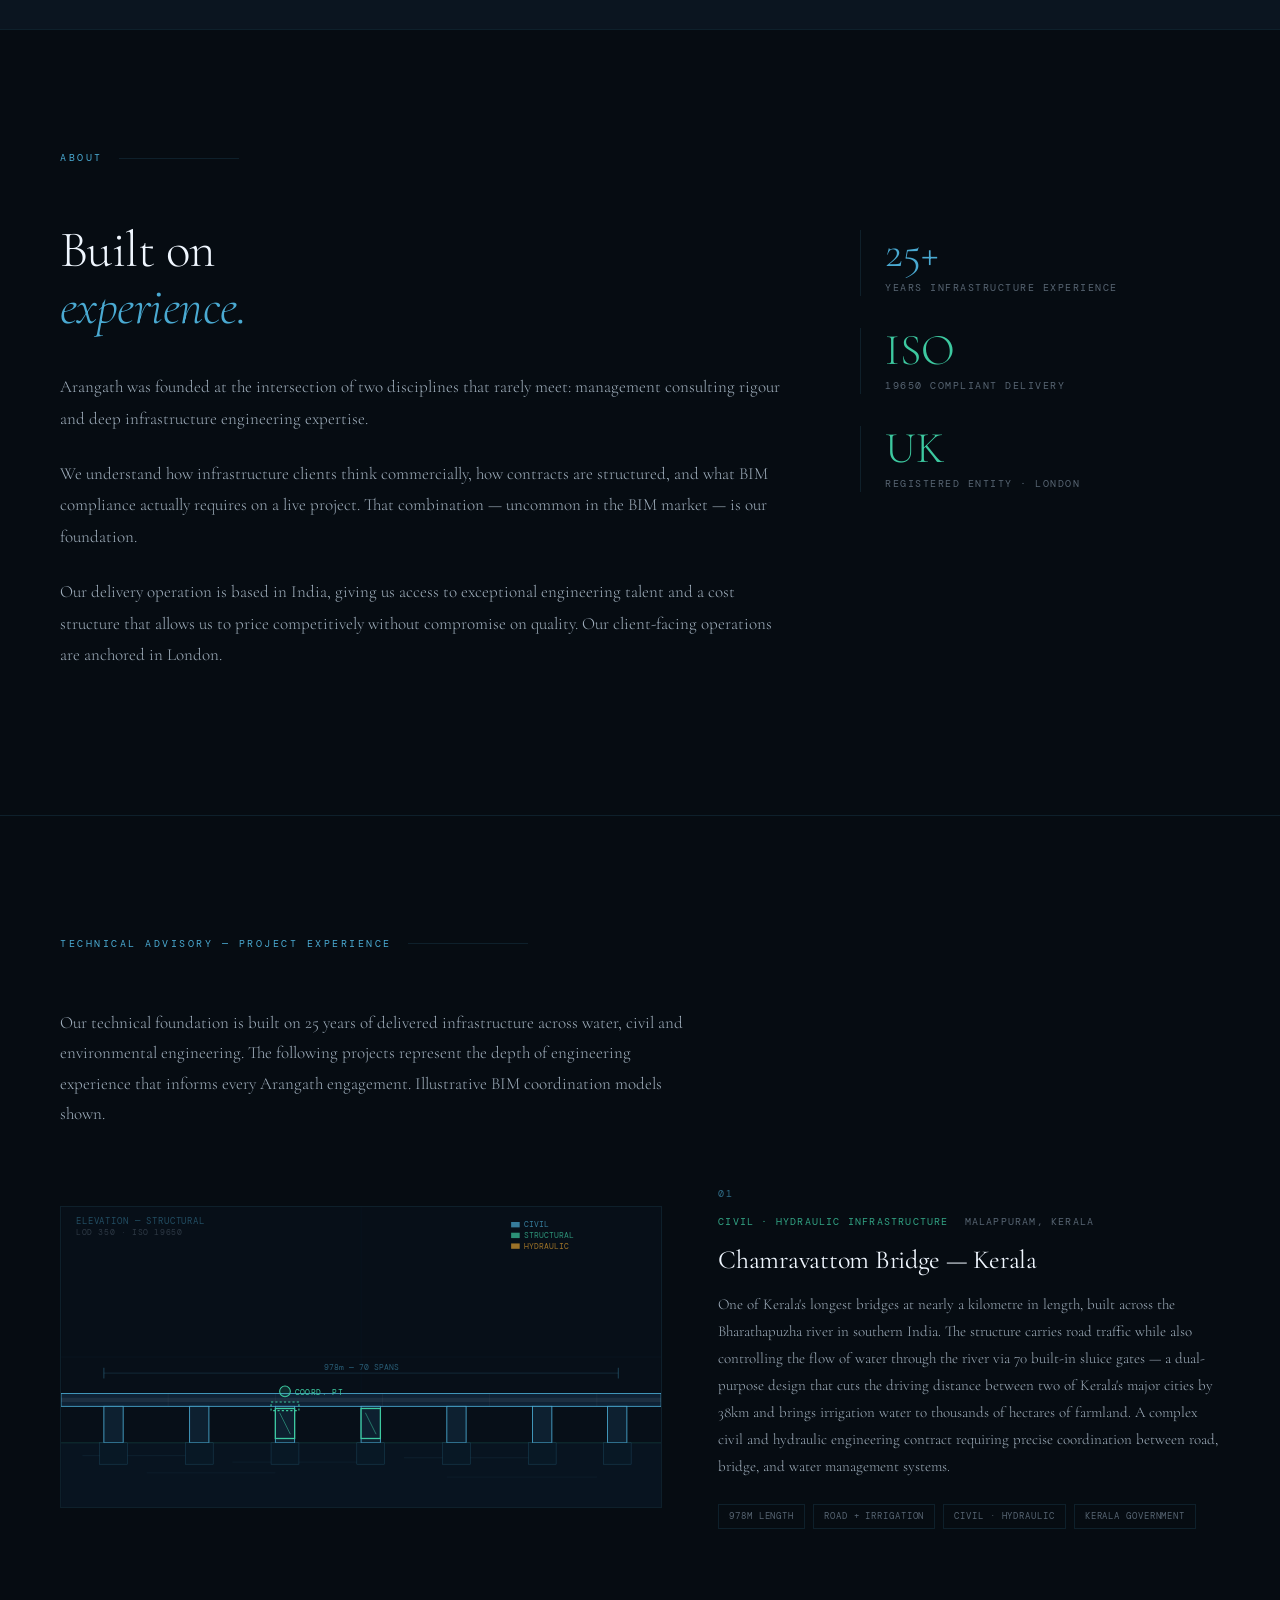
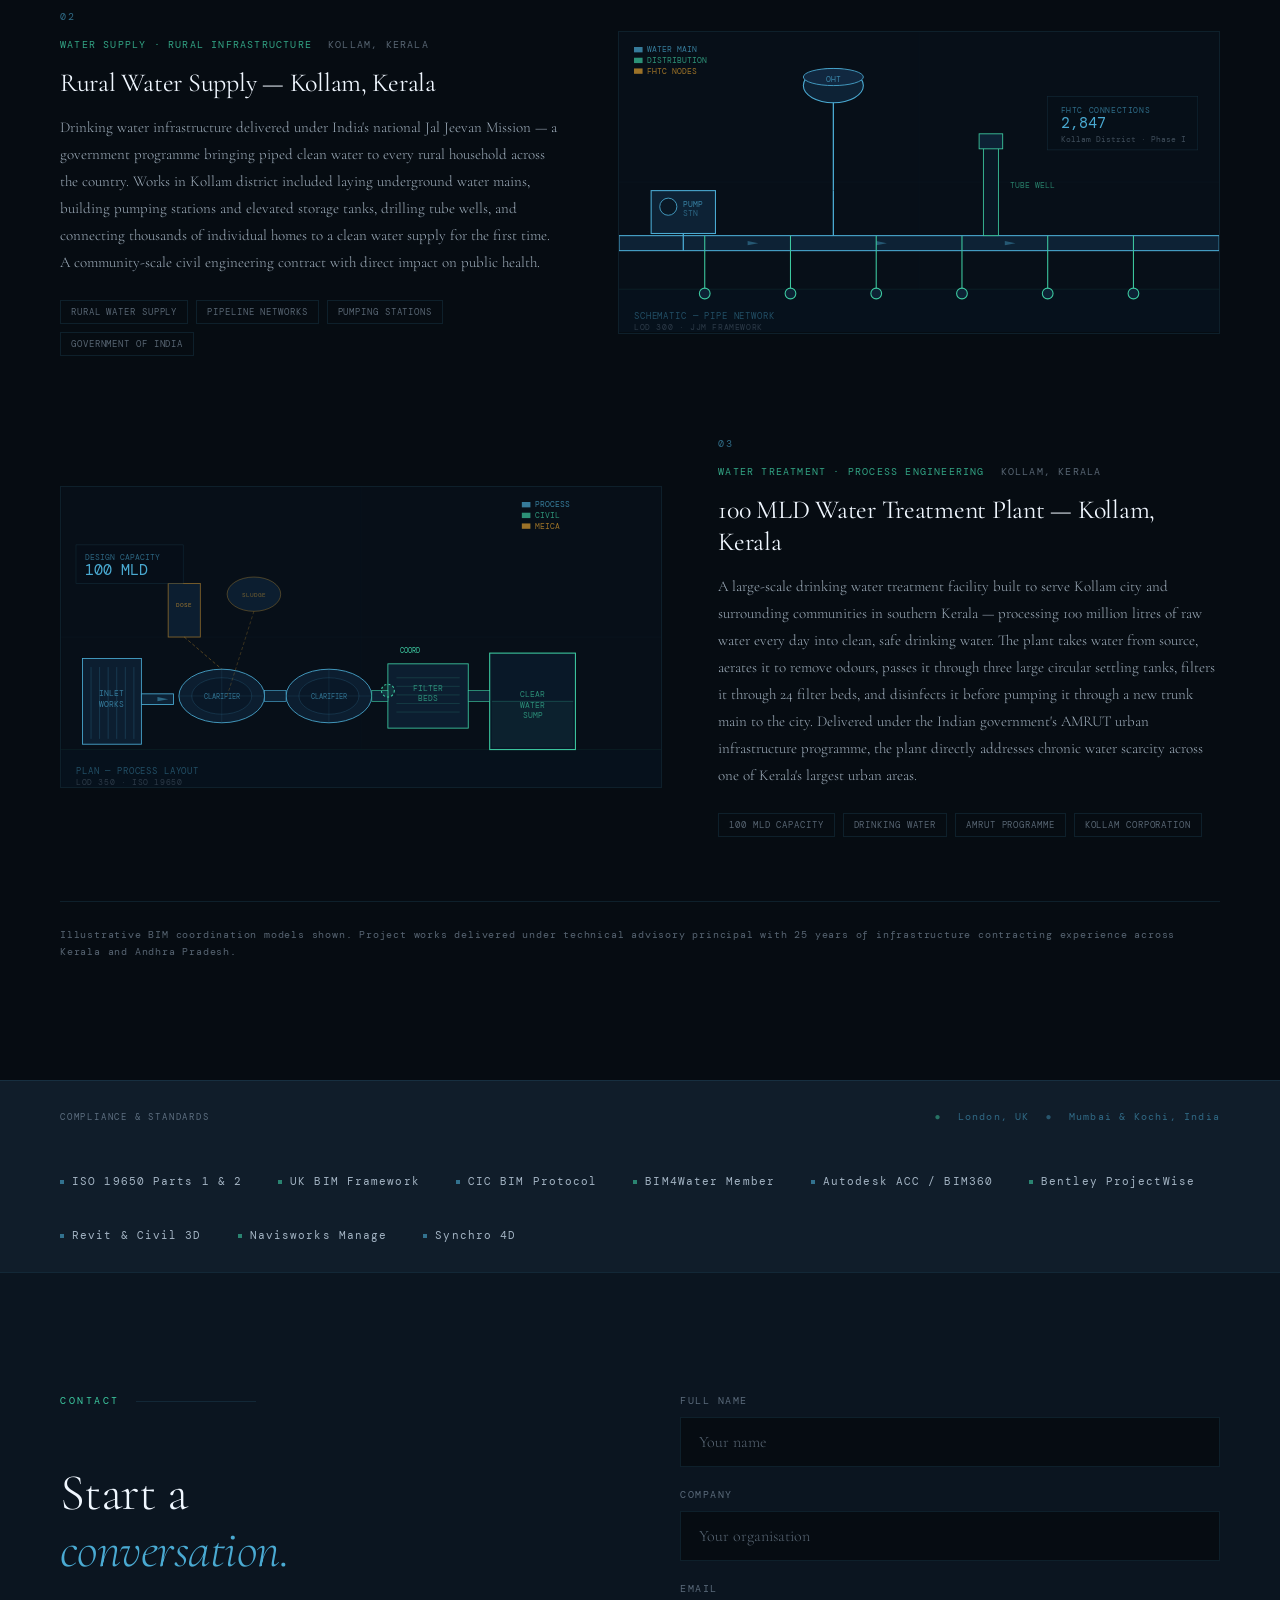
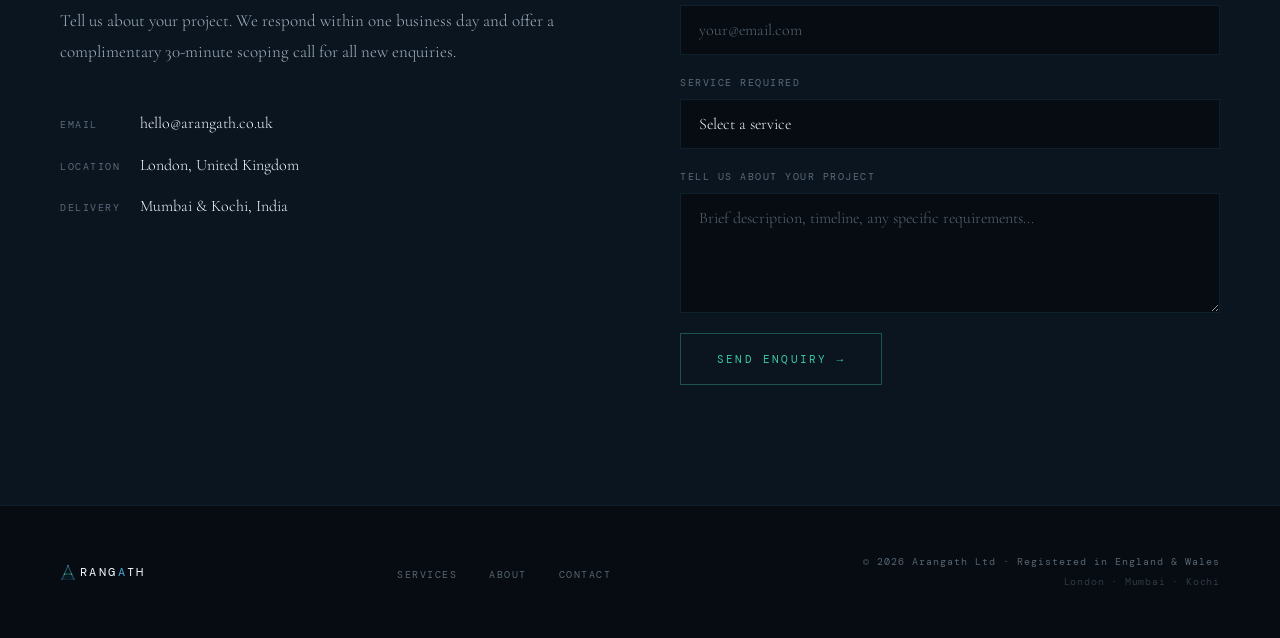
<file: arangath-website updated.html>
<!DOCTYPE html>
<html lang="en">
<head>
<meta charset="UTF-8">
<meta name="viewport" content="width=device-width, initial-scale=1.0">
<title>Arangath — Infrastructure BIM</title>
<link rel="preconnect" href="https://fonts.googleapis.com">
<link rel="preconnect" href="https://fonts.gstatic.com" crossorigin>
<link href="https://fonts.googleapis.com/css2?family=Cormorant+Garamond:ital,wght@0,300;0,400;0,500;1,300;1,400&family=DM+Mono:wght@300;400&display=swap" rel="stylesheet">
<style>
  *, *::before, *::after { box-sizing: border-box; margin: 0; padding: 0; }

  :root {
    --black: #060C12;
    --off-black: #0B1520;
    --dark-surface: #101D2A;
    --border: rgba(74,170,210,0.13);
    --border-hover: rgba(74,170,210,0.30);
    --gold: #4AAAD2;
    --gold-dim: rgba(74,170,210,0.14);
    --teal: #3DC9A0;
    --teal-dim: rgba(61,201,160,0.13);
    --white: #F0F7FF;
    --muted: rgba(220,238,255,0.72);
    --very-muted: rgba(200,225,248,0.42);
    --serif: 'Cormorant Garamond', Georgia, serif;
    --mono: 'DM Mono', 'Courier New', monospace;
  }

  html { scroll-behavior: smooth; }

  body {
    background: var(--black);
    color: var(--white);
    font-family: var(--serif);
    font-size: 18px;
    line-height: 1.6;
    -webkit-font-smoothing: antialiased;
  }

  /* NAV */
  nav {
    position: fixed;
    top: 0; left: 0; right: 0;
    z-index: 100;
    padding: 28px 60px;
    display: flex;
    justify-content: space-between;
    align-items: center;
    background: linear-gradient(to bottom, rgba(10,10,10,0.95) 0%, transparent 100%);
    backdrop-filter: blur(4px);
  }

  .nav-logo {
    font-family: var(--mono);
    font-size: 13px;
    letter-spacing: 0.22em;
    color: var(--white);
    text-transform: uppercase;
    text-decoration: none;
    display: flex;
    align-items: center;
  }

  .nav-logo-text {
    letter-spacing: 0.22em;
  }

  .nav-logo-a {
    color: var(--gold);
  }

  .nav-links {
    display: flex;
    gap: 44px;
    list-style: none;
  }

  .nav-links a {
    font-family: var(--mono);
    font-size: 11px;
    letter-spacing: 0.15em;
    color: var(--muted);
    text-decoration: none;
    text-transform: uppercase;
    transition: color 0.2s;
  }

  .nav-links a:hover { color: var(--white); }

  .nav-cta {
    font-family: var(--mono);
    font-size: 11px;
    letter-spacing: 0.15em;
    color: var(--teal);
    text-decoration: none;
    text-transform: uppercase;
    border: 1px solid rgba(61,201,160,0.35);
    padding: 10px 22px;
    transition: all 0.2s;
  }

  .nav-cta:hover {
    background: var(--teal-dim);
    border-color: var(--teal);
  }

  /* HERO */
  .hero {
    min-height: 100vh;
    display: flex;
    flex-direction: column;
    justify-content: flex-end;
    padding: 0 60px 100px;
    position: relative;
    overflow: hidden;
  }

  .hero-bg {
    position: absolute;
    inset: 0;
    background:
      radial-gradient(ellipse 60% 50% at 70% 40%, rgba(74,159,212,0.05) 0%, transparent 70%),
      radial-gradient(ellipse 40% 60% at 20% 80%, rgba(74,159,212,0.04) 0%, transparent 60%);
  }

  .hero-grid {
    position: absolute;
    inset: 0;
    background-image:
      linear-gradient(rgba(255,255,255,0.02) 1px, transparent 1px),
      linear-gradient(90deg, rgba(255,255,255,0.02) 1px, transparent 1px);
    background-size: 80px 80px;
    mask-image: linear-gradient(to bottom, transparent 0%, black 30%, black 70%, transparent 100%);
  }

  .hero-label {
    font-family: var(--mono);
    font-size: 11px;
    letter-spacing: 0.22em;
    color: var(--gold);
    text-transform: uppercase;
    margin-bottom: 32px;
    position: relative;
    display: flex;
    align-items: center;
    gap: 16px;
  }

  .hero-label::before {
    content: '';
    display: block;
    width: 40px;
    height: 1px;
    background: var(--gold);
    opacity: 0.5;
  }

  .hero-title {
    font-family: var(--serif);
    font-size: clamp(52px, 7vw, 108px);
    font-weight: 300;
    line-height: 0.95;
    letter-spacing: -0.02em;
    position: relative;
    max-width: 900px;
  }

  .hero-title em {
    font-style: italic;
    color: var(--teal);
  }

  .hero-bottom {
    display: flex;
    justify-content: space-between;
    align-items: flex-end;
    margin-top: 64px;
    position: relative;
  }

  .hero-descriptor {
    font-family: var(--serif);
    font-size: 17px;
    font-weight: 300;
    color: var(--muted);
    max-width: 360px;
    line-height: 1.7;
  }

  .hero-scroll {
    font-family: var(--mono);
    font-size: 10px;
    letter-spacing: 0.2em;
    color: var(--very-muted);
    text-transform: uppercase;
    display: flex;
    align-items: center;
    gap: 12px;
  }

  .hero-scroll::after {
    content: '';
    display: block;
    width: 1px;
    height: 48px;
    background: linear-gradient(to bottom, var(--very-muted), transparent);
  }

  /* SECTION COMMON */
  section {
    padding: 120px 60px;
  }

  .section-label {
    font-family: var(--mono);
    font-size: 10px;
    letter-spacing: 0.25em;
    color: var(--gold);
    text-transform: uppercase;
    margin-bottom: 56px;
    display: flex;
    align-items: center;
    gap: 16px;
  }

  .section-label::after {
    content: '';
    display: block;
    flex: 1;
    height: 1px;
    background: var(--border);
    max-width: 120px;
  }

  .section-label.teal {
    color: var(--teal);
  }

  /* PROPOSITION */
  .proposition {
    background: var(--off-black);
    border-top: 1px solid var(--border);
    border-bottom: 1px solid var(--border);
  }

  .proposition-inner {
    max-width: 1200px;
    margin: 0 auto;
    display: grid;
    grid-template-columns: 1fr 1fr;
    gap: 80px;
    align-items: start;
  }

  .proposition-left h2 {
    font-family: var(--serif);
    font-size: clamp(36px, 4vw, 58px);
    font-weight: 300;
    line-height: 1.1;
    letter-spacing: -0.01em;
  }

  .proposition-left h2 em {
    font-style: italic;
    color: var(--teal);
  }

  .proposition-right {
    padding-top: 8px;
  }

  .proposition-right p {
    font-family: var(--serif);
    font-size: 17px;
    font-weight: 300;
    color: var(--muted);
    line-height: 1.8;
    margin-bottom: 28px;
  }

  .proposition-right p:last-child { margin-bottom: 0; }

  /* SERVICES */
  .services { background: var(--black); }

  .services-inner { max-width: 1200px; margin: 0 auto; }

  .services-grid {
    display: grid;
    grid-template-columns: repeat(3, 1fr);
    gap: 1px;
    background: var(--border);
    border: 1px solid var(--border);
  }

  .service-card {
    background: var(--black);
    padding: 52px 44px;
    transition: background 0.3s, border-color 0.3s;
    cursor: default;
    border-bottom: 2px solid transparent;
  }

  .service-card:hover {
    background: var(--dark-surface);
    border-bottom-color: var(--teal);
  }

  .service-num {
    font-family: var(--mono);
    font-size: 11px;
    letter-spacing: 0.15em;
    color: var(--gold);
    margin-bottom: 36px;
    opacity: 0.8;
  }

  .service-card:nth-child(2) .service-num,
  .service-card:nth-child(2) .service-title {
    /* middle card gets teal accent on number */
  }

  .service-card:nth-child(even) .service-num {
    color: var(--teal);
  }

  .service-title {
    font-family: var(--serif);
    font-size: 26px;
    font-weight: 400;
    line-height: 1.2;
    margin-bottom: 20px;
    letter-spacing: -0.01em;
  }

  .service-desc {
    font-family: var(--serif);
    font-size: 15px;
    font-weight: 300;
    color: var(--muted);
    line-height: 1.8;
    margin-bottom: 32px;
  }

  .service-tags {
    display: flex;
    flex-wrap: wrap;
    gap: 8px;
  }

  .tag {
    font-family: var(--mono);
    font-size: 9px;
    letter-spacing: 0.12em;
    color: var(--very-muted);
    border: 1px solid var(--border);
    padding: 4px 10px;
    text-transform: uppercase;
  }

  /* APPROACH */
  .approach {
    background: var(--dark-surface);
    border-top: 1px solid var(--border);
    border-bottom: 1px solid var(--border);
  }

  .approach-inner {
    max-width: 1200px;
    margin: 0 auto;
  }

  .approach-heading {
    font-family: var(--serif);
    font-size: clamp(32px, 3.5vw, 52px);
    font-weight: 300;
    line-height: 1.1;
    letter-spacing: -0.01em;
    max-width: 600px;
    margin-bottom: 72px;
  }

  .approach-heading em {
    font-style: italic;
    color: var(--gold);
  }

  .pillars {
    display: grid;
    grid-template-columns: repeat(4, 1fr);
    gap: 48px;
    border-top: 1px solid var(--border);
    padding-top: 52px;
  }

  .pillar-num {
    font-family: var(--mono);
    font-size: 10px;
    letter-spacing: 0.15em;
    color: var(--gold);
    margin-bottom: 16px;
    opacity: 0.6;
  }

  .pillar-title {
    font-family: var(--serif);
    font-size: 20px;
    font-weight: 400;
    margin-bottom: 12px;
    line-height: 1.2;
  }

  .pillar-text {
    font-family: var(--serif);
    font-size: 14px;
    font-weight: 300;
    color: var(--muted);
    line-height: 1.8;
  }

  /* SECTORS */
  .sectors { background: var(--black); }
  .sectors-inner { max-width: 1200px; margin: 0 auto; }

  .sectors-list {
    border-top: 1px solid var(--border);
  }

  .sector-row {
    display: flex;
    align-items: center;
    justify-content: space-between;
    padding: 32px 0;
    border-bottom: 1px solid var(--border);
    cursor: default;
    transition: all 0.2s;
    gap: 24px;
  }

  .sector-row:hover .sector-name { color: var(--teal); }
  .sector-row:hover .sector-arrow { opacity: 1; transform: translateX(4px); }

  .sector-left {
    display: flex;
    align-items: center;
    gap: 32px;
  }

  .sector-idx {
    font-family: var(--mono);
    font-size: 10px;
    letter-spacing: 0.15em;
    color: var(--very-muted);
    min-width: 24px;
  }

  .sector-name {
    font-family: var(--serif);
    font-size: clamp(22px, 2.5vw, 36px);
    font-weight: 300;
    letter-spacing: -0.01em;
    transition: color 0.2s;
  }

  .sector-note {
    font-family: var(--mono);
    font-size: 10px;
    letter-spacing: 0.12em;
    color: var(--very-muted);
    text-transform: uppercase;
  }

  .sector-arrow {
    font-size: 20px;
    color: var(--teal);
    opacity: 0;
    transition: all 0.2s;
  }

  /* MARKETS */
  .markets {
    background: var(--off-black);
    border-top: 1px solid var(--border);
  }

  .markets-inner {
    max-width: 1200px;
    margin: 0 auto;
    display: grid;
    grid-template-columns: 1fr 1fr;
    gap: 80px;
    align-items: start;
  }

  .markets-left h2 {
    font-family: var(--serif);
    font-size: clamp(32px, 3.5vw, 52px);
    font-weight: 300;
    line-height: 1.1;
    letter-spacing: -0.01em;
  }

  .markets-left h2 em {
    font-style: italic;
    color: var(--gold);
  }

  .markets-right {
    padding-top: 8px;
  }

  .market-item {
    padding: 28px 0;
    border-bottom: 1px solid var(--border);
    display: flex;
    gap: 24px;
    align-items: flex-start;
  }

  .market-item:first-child { border-top: 1px solid var(--border); }

  .market-status {
    font-family: var(--mono);
    font-size: 9px;
    letter-spacing: 0.15em;
    color: var(--teal);
    background: var(--teal-dim);
    border: 1px solid rgba(61,201,160,0.25);
    padding: 3px 9px;
    text-transform: uppercase;
    margin-top: 4px;
    white-space: nowrap;
    flex-shrink: 0;
  }

  .market-status.soon {
    color: var(--very-muted);
    background: transparent;
    border-color: var(--border);
  }

  .market-text h3 {
    font-family: var(--serif);
    font-size: 20px;
    font-weight: 400;
    margin-bottom: 6px;
  }

  .market-text p {
    font-family: var(--serif);
    font-size: 14px;
    font-weight: 300;
    color: var(--muted);
    line-height: 1.7;
  }

  /* ABOUT */
  .about {
    background: var(--black);
    border-top: 1px solid var(--border);
  }

  .about-inner {
    max-width: 1200px;
    margin: 0 auto;
  }

  .about-grid {
    display: grid;
    grid-template-columns: 2fr 1fr;
    gap: 80px;
    align-items: start;
  }

  .about-main h2 {
    font-family: var(--serif);
    font-size: clamp(36px, 4vw, 58px);
    font-weight: 300;
    line-height: 1.1;
    letter-spacing: -0.01em;
    margin-bottom: 36px;
  }

  .about-main h2 em {
    font-style: italic;
    color: var(--gold);
  }

  .about-main p {
    font-family: var(--serif);
    font-size: 17px;
    font-weight: 300;
    color: var(--muted);
    line-height: 1.85;
    margin-bottom: 24px;
  }

  .about-stats {
    display: flex;
    flex-direction: column;
    gap: 32px;
    padding-top: 8px;
  }

  .stat-item {
    border-left: 1px solid var(--border);
    padding-left: 24px;
  }

  .stat-num {
    font-family: var(--serif);
    font-size: 44px;
    font-weight: 300;
    color: var(--gold);
    line-height: 1;
    margin-bottom: 6px;
  }

  .stat-label {
    font-family: var(--mono);
    font-size: 10px;
    letter-spacing: 0.15em;
    color: var(--very-muted);
    text-transform: uppercase;
  }


  /* CONTACT */
  .contact {
    background: var(--off-black);
    border-top: 1px solid var(--border);
  }

  .contact-inner {
    max-width: 1200px;
    margin: 0 auto;
    display: grid;
    grid-template-columns: 1fr 1fr;
    gap: 80px;
    align-items: start;
  }

  .contact-left h2 {
    font-family: var(--serif);
    font-size: clamp(36px, 4vw, 58px);
    font-weight: 300;
    line-height: 1.1;
    letter-spacing: -0.01em;
    margin-bottom: 28px;
  }

  .contact-left h2 em {
    font-style: italic;
    color: var(--gold);
  }

  .contact-left p {
    font-family: var(--serif);
    font-size: 17px;
    font-weight: 300;
    color: var(--muted);
    line-height: 1.8;
    margin-bottom: 44px;
  }

  .contact-details {
    display: flex;
    flex-direction: column;
    gap: 16px;
  }

  .contact-detail {
    display: flex;
    gap: 16px;
    align-items: baseline;
  }

  .contact-detail-label {
    font-family: var(--mono);
    font-size: 10px;
    letter-spacing: 0.15em;
    color: var(--very-muted);
    text-transform: uppercase;
    min-width: 64px;
  }

  .contact-detail-val {
    font-family: var(--serif);
    font-size: 16px;
    font-weight: 300;
    color: var(--white);
  }

  .contact-detail-val a {
    color: var(--white);
    text-decoration: none;
    transition: color 0.2s;
  }

  .contact-detail-val a:hover { color: var(--gold); }

  .contact-form {
    display: flex;
    flex-direction: column;
    gap: 20px;
  }

  .form-group {
    display: flex;
    flex-direction: column;
    gap: 8px;
  }

  .form-label {
    font-family: var(--mono);
    font-size: 10px;
    letter-spacing: 0.15em;
    color: var(--very-muted);
    text-transform: uppercase;
  }

  .form-input, .form-select, .form-textarea {
    background: var(--black);
    border: 1px solid var(--border);
    color: var(--white);
    font-family: var(--serif);
    font-size: 16px;
    font-weight: 300;
    padding: 14px 18px;
    outline: none;
    transition: border-color 0.2s;
    width: 100%;
    -webkit-appearance: none;
  }

  .form-input:focus, .form-select:focus, .form-textarea:focus {
    border-color: rgba(200,169,110,0.5);
  }

  .form-input::placeholder, .form-textarea::placeholder {
    color: var(--very-muted);
  }

  .form-select { cursor: pointer; }

  .form-select option {
    background: var(--off-black);
    color: var(--white);
  }

  .form-textarea {
    resize: vertical;
    min-height: 120px;
  }

  .form-submit {
    font-family: var(--mono);
    font-size: 11px;
    letter-spacing: 0.2em;
    color: var(--teal);
    text-transform: uppercase;
    background: transparent;
    border: 1px solid rgba(61,201,160,0.35);
    padding: 18px 36px;
    cursor: pointer;
    transition: all 0.2s;
    align-self: flex-start;
  }

  .form-submit:hover {
    background: var(--teal-dim);
    border-color: var(--teal);
  }

  /* FOOTER */
  footer {
    background: var(--black);
    border-top: 1px solid var(--border);
    padding: 48px 60px;
    display: flex;
    justify-content: space-between;
    align-items: center;
    flex-wrap: wrap;
    gap: 24px;
  }

  .footer-logo {
    font-family: var(--mono);
    font-size: 12px;
    letter-spacing: 0.2em;
    color: var(--white);
    text-transform: uppercase;
    display: flex;
    align-items: center;
  }

  .footer-logo-a { color: var(--gold); }

  .footer-note {
    font-family: var(--mono);
    font-size: 10px;
    letter-spacing: 0.1em;
    color: var(--very-muted);
  }

  .footer-links {
    display: flex;
    gap: 32px;
    list-style: none;
  }

  .footer-links a {
    font-family: var(--mono);
    font-size: 10px;
    letter-spacing: 0.15em;
    color: var(--very-muted);
    text-decoration: none;
    text-transform: uppercase;
    transition: color 0.2s;
  }

  .footer-links a:hover { color: var(--white); }

  /* STANDARD MARK */
  .standards-bar {
    background: var(--dark-surface);
    border-top: 1px solid var(--border);
    padding: 28px 60px;
    display: flex;
    align-items: center;
    gap: 48px;
    flex-wrap: wrap;
  }

  .standards-label {
    font-family: var(--mono);
    font-size: 9px;
    letter-spacing: 0.2em;
    color: var(--very-muted);
    text-transform: uppercase;
    white-space: nowrap;
  }

  .standards-items {
    display: flex;
    gap: 36px;
    flex-wrap: wrap;
  }

  .std-item {
    font-family: var(--mono);
    font-size: 11px;
    letter-spacing: 0.1em;
    color: var(--muted);
    display: flex;
    align-items: center;
    gap: 8px;
  }

  .std-item::before {
    content: '';
    display: block;
    width: 4px;
    height: 4px;
    background: var(--gold);
    opacity: 0.6;
  }

  .std-item:nth-child(even)::before {
    background: var(--teal);
  }

  /* MOBILE */
  @media (max-width: 768px) {
    nav { padding: 20px 24px; }
    .nav-links { display: none; }
    .hero { padding: 0 24px 80px; }
    section { padding: 80px 24px; }
    .proposition-inner,
    .markets-inner,
    .contact-inner,
    .about-grid { grid-template-columns: 1fr; gap: 48px; }
    .services-grid { grid-template-columns: 1fr; }
    .pillars { grid-template-columns: 1fr 1fr; gap: 32px; }
    footer { padding: 32px 24px; flex-direction: column; align-items: flex-start; }
    .standards-bar { padding: 20px 24px; gap: 20px; }
    .hero-bottom { flex-direction: column; gap: 32px; }
  }

  @media (max-width: 480px) {
    .pillars { grid-template-columns: 1fr; }
  }

  /* PROJECTS */
  .projects {
    background: var(--black);
    border-top: 1px solid var(--border);
  }

  .projects-inner {
    max-width: 1200px;
    margin: 0 auto;
  }

  .projects-intro {
    margin-bottom: 56px;
    max-width: 640px;
  }

  .projects-intro p {
    font-family: var(--serif);
    font-size: 17px;
    font-weight: 300;
    color: var(--muted);
    line-height: 1.8;
  }

  .projects-grid {
    display: flex;
    flex-direction: column;
    gap: 80px;
  }

  .project-card {
    display: grid;
    grid-template-columns: 1.2fr 1fr;
    gap: 56px;
    align-items: center;
  }

  .project-card--reverse {
    grid-template-columns: 1fr 1.2fr;
  }

  .project-card--reverse .project-bim {
    order: 2;
  }

  .project-card--reverse .project-info {
    order: 1;
  }

  .project-bim {
    border: 1px solid var(--border);
    line-height: 0;
  }

  .project-bim:hover {
    border-color: var(--border-hover);
  }

  .project-num {
    font-family: var(--mono);
    font-size: 10px;
    letter-spacing: 0.18em;
    color: var(--gold);
    margin-bottom: 12px;
    opacity: 0.6;
  }

  .project-meta {
    display: flex;
    gap: 16px;
    margin-bottom: 14px;
    flex-wrap: wrap;
  }

  .project-type {
    font-family: var(--mono);
    font-size: 10px;
    letter-spacing: 0.12em;
    color: var(--teal);
    text-transform: uppercase;
    opacity: 0.8;
  }

  .project-loc {
    font-family: var(--mono);
    font-size: 10px;
    letter-spacing: 0.12em;
    color: var(--very-muted);
    text-transform: uppercase;
  }

  .project-title {
    font-family: var(--serif);
    font-size: 26px;
    font-weight: 400;
    line-height: 1.2;
    letter-spacing: -0.01em;
    margin-bottom: 16px;
  }

  .project-desc {
    font-family: var(--serif);
    font-size: 15px;
    font-weight: 300;
    color: var(--muted);
    line-height: 1.8;
    margin-bottom: 24px;
  }

  .project-tags {
    display: flex;
    flex-wrap: wrap;
    gap: 8px;
  }

  .ptag {
    font-family: var(--mono);
    font-size: 9px;
    letter-spacing: 0.1em;
    color: var(--very-muted);
    border: 1px solid var(--border);
    padding: 4px 10px;
    text-transform: uppercase;
  }

  .projects-disclaimer {
    font-family: var(--mono);
    font-size: 10px;
    letter-spacing: 0.08em;
    color: var(--very-muted);
    line-height: 1.7;
    margin-top: 64px;
    padding-top: 24px;
    border-top: 1px solid var(--border);
  }

  @media (max-width: 768px) {
    .project-card,
    .project-card--reverse { grid-template-columns: 1fr; gap: 32px; }
    .project-card--reverse .project-bim { order: 0; }
    .project-card--reverse .project-info { order: 0; }
  }


  /* AMP8 TOOLTIP */
  .tooltip-wrap {
    position: relative;
    display: inline;
    cursor: help;
    border-bottom: 1px dotted rgba(74,170,210,0.5);
  }

  .tooltip-wrap .tooltip-box {
    display: none;
    position: absolute;
    bottom: 125%;
    left: 50%;
    transform: translateX(-50%);
    background: #0F1720;
    border: 1px solid rgba(74,170,210,0.25);
    color: rgba(237,244,250,0.85);
    font-family: 'DM Mono', monospace;
    font-size: 11px;
    font-style: normal;
    letter-spacing: 0.06em;
    line-height: 1.6;
    padding: 10px 14px;
    white-space: nowrap;
    z-index: 100;
    pointer-events: none;
  }

  .tooltip-wrap .tooltip-box::after {
    content: '';
    position: absolute;
    top: 100%;
    left: 50%;
    transform: translateX(-50%);
    border: 5px solid transparent;
    border-top-color: rgba(74,170,210,0.25);
  }

  .tooltip-wrap:hover .tooltip-box {
    display: block;
  }
</style>
</head>
<body>

<!-- NAV -->
<nav>
  <a href="#" class="nav-logo">
    <svg width="22" height="26" viewBox="0 0 160 160" fill="none" xmlns="http://www.w3.org/2000/svg" style="display:inline-block;vertical-align:middle;margin-right:4px;flex-shrink:0;">
      <!-- ISO grid plane at base -->
      <line x1="10" y1="148" x2="80" y2="113" stroke="#4AAAD2" stroke-width="1.8" opacity="0.7"/>
      <line x1="30" y1="155" x2="100" y2="120" stroke="#4AAAD2" stroke-width="1.4" opacity="0.5"/>
      <line x1="50" y1="158" x2="120" y2="123" stroke="#4AAAD2" stroke-width="1.2" opacity="0.35"/>
      <line x1="150" y1="148" x2="80" y2="113" stroke="#4AAAD2" stroke-width="1.8" opacity="0.7"/>
      <line x1="130" y1="155" x2="60" y2="120" stroke="#4AAAD2" stroke-width="1.4" opacity="0.5"/>
      <line x1="110" y1="158" x2="40" y2="123" stroke="#4AAAD2" stroke-width="1.2" opacity="0.35"/>
      <!-- Base anchor line -->
      <line x1="10" y1="148" x2="150" y2="148" stroke="#4AAAD2" stroke-width="2.5" stroke-linecap="round" opacity="0.75"/>
      <!-- A left leg -->
      <line x1="20" y1="148" x2="80" y2="12" stroke="#4AAAD2" stroke-width="5" stroke-linecap="round"/>
      <!-- A right leg -->
      <line x1="140" y1="148" x2="80" y2="12" stroke="#4AAAD2" stroke-width="5" stroke-linecap="round"/>
      <!-- Interior grid lines on left leg -->
      <line x1="35" y1="136" x2="72" y2="42" stroke="#4AAAD2" stroke-width="1.6" opacity="0.6"/>
      <line x1="50" y1="142" x2="76" y2="68" stroke="#4AAAD2" stroke-width="1.2" opacity="0.42"/>
      <!-- Interior grid lines on right leg -->
      <line x1="125" y1="136" x2="88" y2="42" stroke="#4AAAD2" stroke-width="1.6" opacity="0.6"/>
      <line x1="110" y1="142" x2="84" y2="68" stroke="#4AAAD2" stroke-width="1.2" opacity="0.42"/>
      <!-- Horizontal cross lines on left leg -->
      <line x1="27" y1="112" x2="56" y2="112" stroke="#4AAAD2" stroke-width="1.4" opacity="0.55"/>
      <line x1="34" y1="88" x2="66" y2="88" stroke="#4AAAD2" stroke-width="1.2" opacity="0.45"/>
      <line x1="42" y1="64" x2="70" y2="64" stroke="#4AAAD2" stroke-width="1" opacity="0.35"/>
      <!-- Horizontal cross lines on right leg -->
      <line x1="133" y1="112" x2="104" y2="112" stroke="#4AAAD2" stroke-width="1.4" opacity="0.55"/>
      <line x1="126" y1="88" x2="94" y2="88" stroke="#4AAAD2" stroke-width="1.2" opacity="0.45"/>
      <line x1="118" y1="64" x2="90" y2="64" stroke="#4AAAD2" stroke-width="1" opacity="0.35"/>
      <!-- Teal crossbar -->
      <line x1="44" y1="96" x2="116" y2="96" stroke="#3DC9A0" stroke-width="5" stroke-linecap="round"/>
      <circle cx="44" cy="96" r="7" fill="#3DC9A0"/>
      <circle cx="116" cy="96" r="7" fill="#3DC9A0"/>
      <circle cx="80" cy="12" r="6" fill="#4AAAD2"/>
    </svg><span class="nav-logo-text">RANG<span class="nav-logo-a">A</span>TH</span>
  </a>
  <ul class="nav-links">
    <li><a href="#services">Services</a></li>
    <li><a href="#sectors">Sectors</a></li>
    <li><a href="#projects">Projects</a></li>
    <li><a href="#markets">Markets</a></li>
    <li><a href="#about">About</a></li>
  </ul>
  <a href="#contact" class="nav-cta">Get in touch</a>
</nav>

<!-- HERO -->
<section class="hero" id="home">
  <div class="hero-bg"></div>
  <div class="hero-grid"></div>

  <div class="hero-label">Infrastructure BIM Consultancy</div>

  <h1 class="hero-title">
    Where water<br>
    infrastructure<br>
    <em>meets precision.</em>
  </h1>

  <div class="hero-bottom">
    <p class="hero-descriptor">
      Specialist BIM consultancy for water, wastewater and civil infrastructure. ISO 19650-compliant. Delivered from the ground up by engineers who have built these assets — not just modelled them.
    </p>
    <div class="hero-scroll">Scroll</div>
  </div>
</section>

<!-- PROPOSITION -->
<section class="proposition" id="proposition">
  <div class="proposition-inner">
    <div class="proposition-left">
      <div class="section-label">Our proposition</div>
      <h2>The information<br>gap that costs<br><em><span class="tooltip-wrap">AMP8<span class="tooltip-box">AMP8 — UK water sector investment cycle, 2025–2030 · £104bn committed</span></span> its potential.</em></h2>
    </div>
    <div class="proposition-right">
      <p>
        UK infrastructure clients face a persistent shortage of senior BIM expertise. Projects slip. Coordination fails. Rework costs mount. With £104bn committed to water and wastewater infrastructure through <span class="tooltip-wrap">AMP8<span class="tooltip-box">AMP8 — UK water sector investment cycle, 2025–2030 · £104bn committed</span></span> — more than double the previous investment cycle — the demand for compliant, high-quality BIM delivery has never been greater.
      </p>
      <p>
        Arangath was founded to serve that market directly. We bring together commercial rigour and 25 years of civil and environmental engineering expertise — delivering ISO 19650-compliant BIM services to UK water contractors and developers at the pace and quality their <span class="tooltip-wrap">AMP8<span class="tooltip-box">AMP8 — UK water sector investment cycle, 2025–2030 · £104bn committed</span></span> projects demand.
      </p>
      <p>
        Our delivery model is built for the <span class="tooltip-wrap">AMP8<span class="tooltip-box">AMP8 — UK water sector investment cycle, 2025–2030 · £104bn committed</span></span> era. Efficient, technically authoritative, and structured to perform on the water, wastewater and civil infrastructure projects that matter most.
      </p>
      <p>
        We are UK-registered and London-based for client engagement, with delivery operations in Mumbai and Kochi. That structure gives Western clients the commercial assurance of a UK firm and the cost efficiency of an experienced India-based engineering team — without compromise on quality or compliance.
      </p>
    </div>
  </div>
</section>

<!-- SERVICES -->
<section class="services" id="services">
  <div class="services-inner">
    <div class="section-label teal">Services</div>
    <div class="services-grid">

      <div class="service-card">
        <div class="service-num">01</div>
        <h3 class="service-title">BIM Coordination, Clash Detection &amp; 4D Programming</h3>
        <p class="service-desc">
          Multi-discipline federated model coordination across civil, structural, mechanical, electrical and process disciplines. Navisworks clash detection with full reporting and resolution workflows. 4D construction sequencing using Synchro — linking programme to model so contractors can rehearse and de-risk methodology before a single spade breaks ground. Standard practice on <span class="tooltip-wrap">AMP8<span class="tooltip-box">AMP8 — UK water sector investment cycle, 2025–2030 · £104bn committed</span></span> water and wastewater contracts.
        </p>
        <div class="service-tags">
          <span class="tag">Navisworks</span>
          <span class="tag">Revit</span>
          <span class="tag">Civil 3D</span>
          <span class="tag">Synchro 4D</span>
          <span class="tag">ISO 19650</span>
          <span class="tag">LOD 300–400</span>
        </div>
      </div>

      <div class="service-card">
        <div class="service-num">02</div>
        <h3 class="service-title">Information Management &amp; BEP Production</h3>
        <p class="service-desc">
          Project-specific BIM Execution Plans responding directly to Employer's Information Requirements. Common Data Environment setup and administration on ACC, BIM360, or ProjectWise. Asset Information Requirement planning and AIM handover — structured for utility clients including Thames Water, Anglian, Severn Trent and United Utilities. Information delivery milestones mapped to data drops. Built to pass client review from day one.
        </p>
        <div class="service-tags">
          <span class="tag">BEP</span>
          <span class="tag">EIR Response</span>
          <span class="tag">AIM Handover</span>
          <span class="tag">ACC / BIM360</span>
          <span class="tag">ProjectWise</span>
          <span class="tag">CIC Protocol</span>
        </div>
      </div>

      <div class="service-card">
        <div class="service-num">03</div>
        <h3 class="service-title">Digital Delivery Consultancy</h3>
        <p class="service-desc">
          For Tier 2 contractors entering <span class="tooltip-wrap">AMP8<span class="tooltip-box">AMP8 — UK water sector investment cycle, 2025–2030 · £104bn committed</span></span> frameworks who need to meet utility client digital delivery requirements but lack in-house BIM capability. We set up your digital delivery workflows, respond to EIRs on your behalf, establish CDE environments, and onboard your project teams. Practical, commercial, and structured around what your client actually requires — not theoretical BIM maturity models.
        </p>
        <div class="service-tags">
          <span class="tag">EIR Response</span>
          <span class="tag">Workflow Setup</span>
          <span class="tag">Team Onboarding</span>
          <span class="tag">AMP8</span>
          <span class="tag">Framework Compliance</span>
        </div>
      </div>

    </div>
  </div>
</section>

<!-- APPROACH -->
<section class="approach">
  <div class="approach-inner">
    <div class="section-label">Our approach</div>
    <h2 class="approach-heading">
      Commercial discipline applied to<br><em>engineering delivery.</em>
    </h2>
    <div class="pillars">
      <div>
        <div class="pillar-num">I</div>
        <h4 class="pillar-title">Built on engineering</h4>
        <p class="pillar-text">Our technical advisory comes from 25 years of contracting on water and wastewater infrastructure — not from a BIM software background. We understand what the model needs to do on site, not just on screen.</p>
      </div>
      <div>
        <div class="pillar-num" style="color:var(--teal)">II</div>
        <h4 class="pillar-title">Standards compliance</h4>
        <p class="pillar-text">ISO 19650 Parts 1 and 2, UK BIM Framework, and utility client EIRs — including Thames Water, Anglian, Severn Trent and United Utilities — are rigorously interpreted and implemented.</p>
      </div>
      <div>
        <div class="pillar-num">III</div>
        <h4 class="pillar-title">Commercial clarity</h4>
        <p class="pillar-text">Scope defined precisely. Deliverables costed transparently. No scope creep, no ambiguity. Structured engagements from first brief to AIM handover.</p>
      </div>
      <div>
        <div class="pillar-num" style="color:var(--teal)">IV</div>
        <h4 class="pillar-title">Efficient delivery</h4>
        <p class="pillar-text">Senior-grade output at a cost point UK-only firms cannot match. Our delivery model closes the <span class="tooltip-wrap">AMP8<span class="tooltip-box">AMP8 — UK water sector investment cycle, 2025–2030 · £104bn committed</span></span> skills gap without compromise on quality, compliance or turnaround.</p>
      </div>
    </div>
  </div>
</section>

<!-- SECTORS -->
<section class="sectors" id="sectors">
  <div class="sectors-inner">
    <div class="section-label">Sectors</div>
    <div class="sectors-list">
      <div class="sector-row">
        <div class="sector-left">
          <span class="sector-idx">01</span>
          <span class="sector-name">Water &amp; Wastewater Treatment</span>
        </div>
        <span class="sector-note">Treatment Works · Pumping Stations · Reservoirs</span>
        <span class="sector-arrow">→</span>
      </div>
      <div class="sector-row">
        <div class="sector-left">
          <span class="sector-idx">02</span>
          <span class="sector-name">Water Networks &amp; Distribution</span>
        </div>
        <span class="sector-note">Pipelines · Storage · Utilities · <span class="tooltip-wrap">AMP8<span class="tooltip-box">AMP8 — UK water sector investment cycle, 2025–2030 · £104bn committed</span></span> Frameworks</span>
        <span class="sector-arrow">→</span>
      </div>
      <div class="sector-row">
        <div class="sector-left">
          <span class="sector-idx">03</span>
          <span class="sector-name">Civil Infrastructure</span>
        </div>
        <span class="sector-note">Highways · Earthworks · Flood Defence · Drainage</span>
        <span class="sector-arrow">→</span>
      </div>
      <div class="sector-row">
        <div class="sector-left">
          <span class="sector-idx">04</span>
          <span class="sector-name">Environmental &amp; Public Sector</span>
        </div>
        <span class="sector-note">Remediation · Local Authority · National Infrastructure</span>
        <span class="sector-arrow">→</span>
      </div>
    </div>
  </div>
</section>

<!-- MARKETS -->
<section class="markets" id="markets">
  <div class="markets-inner">
    <div class="markets-left">
      <div class="section-label teal">Markets</div>
      <h2>Where we<br><em>operate.</em></h2>
    </div>
    <div class="markets-right">
      <div class="market-item">
        <span class="market-status">Active</span>
        <div class="market-text">
          <h3>United Kingdom</h3>
          <p>Primary market. Serving contractors and developers delivering water, wastewater and civil infrastructure. <span class="tooltip-wrap">AMP8<span class="tooltip-box">AMP8 — UK water sector investment cycle, 2025–2030 · £104bn committed</span></span> pipeline and public sector frameworks.</p>
        </div>
      </div>
      <div class="market-item">
        <span class="market-status soon">2026</span>
        <div class="market-text">
          <h3>Australia</h3>
          <p>Secondary market. Strong infrastructure pipeline and established appetite for high-quality offshore BIM delivery. Expanding in 2026.</p>
        </div>
      </div>
      <div class="market-item">
        <span class="market-status soon">2027</span>
        <div class="market-text">
          <h3>United States</h3>
          <p>Longer horizon. Infrastructure investment bill driving BIM adoption. Strategic entry planned for 2027 via partnership or local representation.</p>
        </div>
      </div>
    </div>
  </div>
</section>

<!-- ABOUT -->
<section class="about" id="about">
  <div class="about-inner">
    <div class="section-label">About</div>
    <div class="about-grid">
      <div class="about-main">
        <h2>Built on<br><em>experience.</em></h2>
        <p>
          Arangath was founded at the intersection of two disciplines that rarely meet: management consulting rigour and deep infrastructure engineering expertise.
        </p>
        <p>
          We understand how infrastructure clients think commercially, how contracts are structured, and what BIM compliance actually requires on a live project. That combination — uncommon in the BIM market — is our foundation.
        </p>
        <p>
          Our delivery operation is based in India, giving us access to exceptional engineering talent and a cost structure that allows us to price competitively without compromise on quality. Our client-facing operations are anchored in London.
        </p>
      </div>
      <div class="about-stats">
        <div class="stat-item">
          <div class="stat-num">25+</div>
          <div class="stat-label">Years infrastructure experience</div>
        </div>
        <div class="stat-item">
          <div class="stat-num" style="color:var(--teal)">ISO</div>
          <div class="stat-label">19650 compliant delivery</div>
        </div>
        <div class="stat-item">
          <div class="stat-num" style="color:var(--teal)">UK</div>
          <div class="stat-label">Registered entity · London</div>
        </div>
      </div>
    </div>

  </div>
</section>


<!-- PROJECTS -->
<section class="projects" id="projects">
  <div class="projects-inner">
    <div class="section-label">Technical Advisory — Project Experience</div>

    <div class="projects-intro">
      <p>Our technical foundation is built on 25 years of delivered infrastructure across water, civil and environmental engineering. The following projects represent the depth of engineering experience that informs every Arangath engagement. Illustrative BIM coordination models shown.</p>
    </div>

    <div class="projects-grid">

      <!-- PROJECT 01 — Chamravattom Bridge -->
      <div class="project-card">
        <div class="project-bim">
          <svg viewBox="0 0 560 280" width="100%" xmlns="http://www.w3.org/2000/svg">
            <rect width="560" height="280" fill="#070F18"/>
            <!-- Grid overlay — BIM viewport feel -->
            <line x1="0" y1="140" x2="560" y2="140" stroke="rgba(74,170,210,0.06)" stroke-width="0.5"/>
            <line x1="280" y1="0" x2="280" y2="280" stroke="rgba(74,170,210,0.06)" stroke-width="0.5"/>
            <!-- River bed -->
            <rect x="0" y="220" width="560" height="60" fill="#081420"/>
            <line x1="0" y1="220" x2="560" y2="220" stroke="rgba(61,201,160,0.2)" stroke-width="0.8"/>
            <!-- Water surface ripple lines -->
            <line x1="20" y1="232" x2="120" y2="232" stroke="rgba(74,170,210,0.15)" stroke-width="0.5"/>
            <line x1="160" y1="238" x2="280" y2="238" stroke="rgba(74,170,210,0.12)" stroke-width="0.5"/>
            <line x1="320" y1="234" x2="440" y2="234" stroke="rgba(74,170,210,0.15)" stroke-width="0.5"/>
            <line x1="80" y1="248" x2="200" y2="248" stroke="rgba(74,170,210,0.1)" stroke-width="0.5"/>
            <line x1="360" y1="252" x2="500" y2="252" stroke="rgba(74,170,210,0.1)" stroke-width="0.5"/>

            <!-- Bridge deck — main span, perspective slightly off centre -->
            <rect x="0" y="174" width="560" height="12" fill="#0F2235" stroke="#4AAAD2" stroke-width="0.8"/>
            <!-- Road surface markings -->
            <line x1="0" y1="180" x2="560" y2="180" stroke="rgba(255,255,255,0.06)" stroke-width="4"/>
            <line x1="100" y1="174" x2="100" y2="186" stroke="rgba(255,255,255,0.08)" stroke-width="0.5"/>
            <line x1="200" y1="174" x2="200" y2="186" stroke="rgba(255,255,255,0.08)" stroke-width="0.5"/>
            <line x1="300" y1="174" x2="300" y2="186" stroke="rgba(255,255,255,0.08)" stroke-width="0.5"/>
            <line x1="400" y1="174" x2="400" y2="186" stroke="rgba(255,255,255,0.08)" stroke-width="0.5"/>
            <line x1="500" y1="174" x2="500" y2="186" stroke="rgba(255,255,255,0.08)" stroke-width="0.5"/>

            <!-- Pier columns — 7 visible piers -->
            <g fill="#0D2030" stroke="#4AAAD2" stroke-width="0.8">
              <rect x="40" y="186" width="18" height="34"/>
              <rect x="120" y="186" width="18" height="34"/>
              <rect x="200" y="186" width="18" height="34"/>
              <rect x="280" y="186" width="18" height="34"/>
              <rect x="360" y="186" width="18" height="34"/>
              <rect x="440" y="186" width="18" height="34"/>
              <rect x="510" y="186" width="18" height="34"/>
            </g>

            <!-- Regulator sluice gates — teal highlight on selected span -->
            <rect x="200" y="188" width="18" height="28" fill="#0D2030" stroke="#3DC9A0" stroke-width="1.2"/>
            <rect x="280" y="188" width="18" height="28" fill="#0D2030" stroke="#3DC9A0" stroke-width="1.2"/>
            <!-- Gate mechanism lines -->
            <line x1="204" y1="192" x2="214" y2="212" stroke="#3DC9A0" stroke-width="0.8" opacity="0.6"/>
            <line x1="284" y1="192" x2="294" y2="212" stroke="#3DC9A0" stroke-width="0.8" opacity="0.6"/>

            <!-- Pier footings underwater -->
            <g fill="#081825" stroke="rgba(74,170,210,0.3)" stroke-width="0.5">
              <rect x="36" y="220" width="26" height="20"/>
              <rect x="116" y="220" width="26" height="20"/>
              <rect x="196" y="220" width="26" height="20"/>
              <rect x="276" y="220" width="26" height="20"/>
              <rect x="356" y="220" width="26" height="20"/>
              <rect x="436" y="220" width="26" height="20"/>
              <rect x="506" y="220" width="26" height="20"/>
            </g>

            <!-- Clash detection indicator -->
            <rect x="196" y="182" width="26" height="8" fill="none" stroke="#3DC9A0" stroke-width="1" stroke-dasharray="2,2"/>
            <circle cx="209" cy="172" r="5" fill="rgba(61,201,160,0.15)" stroke="#3DC9A0" stroke-width="1"/>
            <text x="218" y="175" font-family="'DM Mono', monospace" font-size="7" fill="#3DC9A0" letter-spacing="0.05em">COORD. PT</text>

            <!-- BIM layer indicators — top right -->
            <g transform="translate(420, 14)">
              <rect x="0" y="0" width="8" height="5" fill="#4AAAD2" opacity="0.7"/>
              <text x="12" y="5" font-family="'DM Mono', monospace" font-size="7" fill="rgba(74,170,210,0.7)">CIVIL</text>
              <rect x="0" y="10" width="8" height="5" fill="#3DC9A0" opacity="0.7"/>
              <text x="12" y="15" font-family="'DM Mono', monospace" font-size="7" fill="rgba(61,201,160,0.7)">STRUCTURAL</text>
              <rect x="0" y="20" width="8" height="5" fill="rgba(255,180,50,0.6)"/>
              <text x="12" y="25" font-family="'DM Mono', monospace" font-size="7" fill="rgba(255,180,50,0.6)">HYDRAULIC</text>
            </g>

            <!-- Dimension annotation -->
            <line x1="40" y1="155" x2="520" y2="155" stroke="rgba(74,170,210,0.3)" stroke-width="0.5"/>
            <line x1="40" y1="150" x2="40" y2="160" stroke="rgba(74,170,210,0.4)" stroke-width="0.8"/>
            <line x1="520" y1="150" x2="520" y2="160" stroke="rgba(74,170,210,0.4)" stroke-width="0.8"/>
            <text x="280" y="152" font-family="'DM Mono', monospace" font-size="7" fill="rgba(74,170,210,0.5)" text-anchor="middle">978m — 70 SPANS</text>

            <!-- Viewport label -->
            <text x="14" y="16" font-family="'DM Mono', monospace" font-size="8" fill="rgba(74,170,210,0.4)" letter-spacing="0.1em">ELEVATION — STRUCTURAL</text>
            <text x="14" y="26" font-family="'DM Mono', monospace" font-size="7" fill="rgba(200,225,248,0.2)" letter-spacing="0.08em">LOD 350 · ISO 19650</text>
          </svg>
        </div>
        <div class="project-info">
          <div class="project-num">01</div>
          <div class="project-meta">
            <span class="project-type">Civil · Hydraulic Infrastructure</span>
            <span class="project-loc">Malappuram, Kerala</span>
          </div>
          <h3 class="project-title">Chamravattom Bridge — Kerala</h3>
          <p class="project-desc">One of Kerala's longest bridges at nearly a kilometre in length, built across the Bharathapuzha river in southern India. The structure carries road traffic while also controlling the flow of water through the river via 70 built-in sluice gates — a dual-purpose design that cuts the driving distance between two of Kerala's major cities by 38km and brings irrigation water to thousands of hectares of farmland. A complex civil and hydraulic engineering contract requiring precise coordination between road, bridge, and water management systems.</p>
          <div class="project-tags">
            <span class="ptag">978m Length</span>
            <span class="ptag">Road + Irrigation</span>
            <span class="ptag">Civil · Hydraulic</span>
            <span class="ptag">Kerala Government</span>
          </div>
        </div>
      </div>

      <!-- PROJECT 02 — JJM Kollam -->
      <div class="project-card project-card--reverse">
        <div class="project-bim">
          <svg viewBox="0 0 560 280" width="100%" xmlns="http://www.w3.org/2000/svg">
            <rect width="560" height="280" fill="#070F18"/>
            <!-- Grid -->
            <line x1="0" y1="140" x2="560" y2="140" stroke="rgba(74,170,210,0.05)" stroke-width="0.5"/>
            <line x1="280" y1="0" x2="280" y2="280" stroke="rgba(74,170,210,0.05)" stroke-width="0.5"/>

            <!-- Ground plane -->
            <rect x="0" y="240" width="560" height="40" fill="#06111C"/>
            <line x1="0" y1="240" x2="560" y2="240" stroke="rgba(61,201,160,0.15)" stroke-width="0.5"/>

            <!-- Main water supply pipeline — horizontal run -->
            <rect x="0" y="190" width="560" height="14" fill="#0D2235" stroke="#4AAAD2" stroke-width="1"/>
            <!-- Pipe flow direction arrows -->
            <polygon points="120,195 130,197 120,199" fill="rgba(74,170,210,0.4)"/>
            <polygon points="240,195 250,197 240,199" fill="rgba(74,170,210,0.4)"/>
            <polygon points="360,195 370,197 360,199" fill="rgba(74,170,210,0.4)"/>

            <!-- Distribution branches — vertical drops -->
            <g stroke="#3DC9A0" stroke-width="1" fill="none">
              <line x1="80" y1="190" x2="80" y2="240"/>
              <line x1="160" y1="190" x2="160" y2="240"/>
              <line x1="240" y1="190" x2="240" y2="240"/>
              <line x1="320" y1="190" x2="320" y2="240"/>
              <line x1="400" y1="190" x2="400" y2="240"/>
              <line x1="480" y1="190" x2="480" y2="240"/>
            </g>

            <!-- Household connection nodes -->
            <g fill="#0D2235" stroke="#3DC9A0" stroke-width="1">
              <circle cx="80" cy="244" r="5"/>
              <circle cx="160" cy="244" r="5"/>
              <circle cx="240" cy="244" r="5"/>
              <circle cx="320" cy="244" r="5"/>
              <circle cx="400" cy="244" r="5"/>
              <circle cx="480" cy="244" r="5"/>
            </g>

            <!-- Pumping station -->
            <rect x="30" y="148" width="60" height="40" fill="#0D2235" stroke="#4AAAD2" stroke-width="1"/>
            <rect x="38" y="155" width="16" height="16" fill="#091825" stroke="#4AAAD2" stroke-width="0.8" rx="8"/>
            <text x="60" y="163" font-family="'DM Mono', monospace" font-size="7" fill="rgba(74,170,210,0.7)">PUMP</text>
            <text x="60" y="172" font-family="'DM Mono', monospace" font-size="7" fill="rgba(74,170,210,0.5)">STN</text>
            <line x1="60" y1="188" x2="60" y2="204" stroke="#4AAAD2" stroke-width="1.2"/>

            <!-- Overhead tank -->
            <line x1="200" y1="60" x2="200" y2="148" stroke="#4AAAD2" stroke-width="1.2"/>
            <ellipse cx="200" cy="50" rx="28" ry="16" fill="#0D2235" stroke="#4AAAD2" stroke-width="1"/>
            <ellipse cx="200" cy="42" rx="28" ry="8" fill="#112840" stroke="#4AAAD2" stroke-width="0.8"/>
            <text x="200" y="47" font-family="'DM Mono', monospace" font-size="7" fill="rgba(74,170,210,0.7)" text-anchor="middle">OHT</text>
            <line x1="200" y1="148" x2="200" y2="190" stroke="#4AAAD2" stroke-width="1.2"/>

            <!-- Tube well -->
            <rect x="340" y="100" width="14" height="90" fill="#091825" stroke="#3DC9A0" stroke-width="0.8"/>
            <rect x="336" y="95" width="22" height="14" fill="#0D2235" stroke="#3DC9A0" stroke-width="0.8"/>
            <text x="365" y="146" font-family="'DM Mono', monospace" font-size="7" fill="rgba(61,201,160,0.6)">TUBE WELL</text>

            <!-- JJM FHTC count annotation -->
            <rect x="400" y="60" width="140" height="50" fill="rgba(7,15,24,0.8)" stroke="rgba(74,170,210,0.2)" stroke-width="0.5"/>
            <text x="412" y="76" font-family="'DM Mono', monospace" font-size="7" fill="rgba(74,170,210,0.6)" letter-spacing="0.08em">FHTC CONNECTIONS</text>
            <text x="412" y="90" font-family="'DM Mono', monospace" font-size="14" fill="#4AAAD2">2,847</text>
            <text x="412" y="103" font-family="'DM Mono', monospace" font-size="7" fill="rgba(200,225,248,0.3)">Kollam District · Phase I</text>

            <!-- Layer legend -->
            <g transform="translate(14, 14)">
              <rect x="0" y="0" width="8" height="5" fill="#4AAAD2" opacity="0.7"/>
              <text x="12" y="5" font-family="'DM Mono', monospace" font-size="7" fill="rgba(74,170,210,0.7)">WATER MAIN</text>
              <rect x="0" y="10" width="8" height="5" fill="#3DC9A0" opacity="0.7"/>
              <text x="12" y="15" font-family="'DM Mono', monospace" font-size="7" fill="rgba(61,201,160,0.7)">DISTRIBUTION</text>
              <rect x="0" y="20" width="8" height="5" fill="rgba(255,180,50,0.6)"/>
              <text x="12" y="25" font-family="'DM Mono', monospace" font-size="7" fill="rgba(255,180,50,0.6)">FHTC NODES</text>
            </g>

            <text x="14" y="268" font-family="'DM Mono', monospace" font-size="8" fill="rgba(74,170,210,0.4)" letter-spacing="0.1em">SCHEMATIC — PIPE NETWORK</text>
            <text x="14" y="278" font-family="'DM Mono', monospace" font-size="7" fill="rgba(200,225,248,0.2)" letter-spacing="0.08em">LOD 300 · JJM FRAMEWORK</text>
          </svg>
        </div>
        <div class="project-info">
          <div class="project-num">02</div>
          <div class="project-meta">
            <span class="project-type">Water Supply · Rural Infrastructure</span>
            <span class="project-loc">Kollam, Kerala</span>
          </div>
          <h3 class="project-title">Rural Water Supply — Kollam, Kerala</h3>
          <p class="project-desc">Drinking water infrastructure delivered under India's national Jal Jeevan Mission — a government programme bringing piped clean water to every rural household across the country. Works in Kollam district included laying underground water mains, building pumping stations and elevated storage tanks, drilling tube wells, and connecting thousands of individual homes to a clean water supply for the first time. A community-scale civil engineering contract with direct impact on public health.</p>
          <div class="project-tags">
            <span class="ptag">Rural Water Supply</span>
            <span class="ptag">Pipeline Networks</span>
            <span class="ptag">Pumping Stations</span>
            <span class="ptag">Government of India</span>
          </div>
        </div>
      </div>

      <!-- PROJECT 03 — 200 MLD Treatment Plant -->
      <div class="project-card">
        <div class="project-bim">
          <svg viewBox="0 0 560 280" width="100%" xmlns="http://www.w3.org/2000/svg">
            <rect width="560" height="280" fill="#070F18"/>
            <!-- Grid -->
            <line x1="0" y1="140" x2="560" y2="140" stroke="rgba(74,170,210,0.05)" stroke-width="0.5"/>
            <line x1="280" y1="0" x2="280" y2="280" stroke="rgba(74,170,210,0.05)" stroke-width="0.5"/>

            <!-- Ground plane -->
            <rect x="0" y="245" width="560" height="35" fill="#06111C"/>
            <line x1="0" y1="245" x2="560" y2="245" stroke="rgba(61,201,160,0.12)" stroke-width="0.5"/>

            <!-- Inlet works / screening -->
            <rect x="20" y="160" width="55" height="80" fill="#0C1E30" stroke="#4AAAD2" stroke-width="0.8"/>
            <text x="47" y="195" font-family="'DM Mono', monospace" font-size="7" fill="rgba(74,170,210,0.65)" text-anchor="middle">INLET</text>
            <text x="47" y="205" font-family="'DM Mono', monospace" font-size="7" fill="rgba(74,170,210,0.65)" text-anchor="middle">WORKS</text>
            <!-- Screen lines -->
            <line x1="28" y1="168" x2="28" y2="235" stroke="rgba(74,170,210,0.3)" stroke-width="0.6"/>
            <line x1="36" y1="168" x2="36" y2="235" stroke="rgba(74,170,210,0.3)" stroke-width="0.6"/>
            <line x1="44" y1="168" x2="44" y2="235" stroke="rgba(74,170,210,0.3)" stroke-width="0.6"/>
            <line x1="52" y1="168" x2="52" y2="235" stroke="rgba(74,170,210,0.3)" stroke-width="0.6"/>
            <line x1="60" y1="168" x2="60" y2="235" stroke="rgba(74,170,210,0.3)" stroke-width="0.6"/>
            <line x1="68" y1="168" x2="68" y2="235" stroke="rgba(74,170,210,0.3)" stroke-width="0.6"/>

            <!-- Flow pipe between units -->
            <rect x="75" y="193" width="30" height="10" fill="#0D2235" stroke="#4AAAD2" stroke-width="0.8"/>
            <polygon points="90,196 100,198 90,200" fill="rgba(74,170,210,0.5)"/>

            <!-- Sedimentation / Clarifier tanks — circular plan shown as ellipses -->
            <ellipse cx="150" cy="195" rx="40" ry="25" fill="#0C1E30" stroke="#4AAAD2" stroke-width="0.8"/>
            <ellipse cx="150" cy="195" rx="28" ry="17" fill="#091828" stroke="rgba(74,170,210,0.3)" stroke-width="0.5"/>
            <line x1="150" y1="170" x2="150" y2="220" stroke="rgba(74,170,210,0.2)" stroke-width="0.5"/>
            <line x1="110" y1="195" x2="190" y2="195" stroke="rgba(74,170,210,0.2)" stroke-width="0.5"/>
            <text x="150" y="198" font-family="'DM Mono', monospace" font-size="6.5" fill="rgba(74,170,210,0.6)" text-anchor="middle">CLARIFIER</text>

            <!-- Second clarifier -->
            <ellipse cx="250" cy="195" rx="40" ry="25" fill="#0C1E30" stroke="#4AAAD2" stroke-width="0.8"/>
            <ellipse cx="250" cy="195" rx="28" ry="17" fill="#091828" stroke="rgba(74,170,210,0.3)" stroke-width="0.5"/>
            <line x1="250" y1="170" x2="250" y2="220" stroke="rgba(74,170,210,0.2)" stroke-width="0.5"/>
            <line x1="210" y1="195" x2="290" y2="195" stroke="rgba(74,170,210,0.2)" stroke-width="0.5"/>
            <text x="250" y="198" font-family="'DM Mono', monospace" font-size="6.5" fill="rgba(74,170,210,0.6)" text-anchor="middle">CLARIFIER</text>

            <!-- Connecting pipe -->
            <rect x="190" y="190" width="20" height="10" fill="#0D2235" stroke="#4AAAD2" stroke-width="0.6"/>

            <!-- Aeration / Filter beds -->
            <rect x="305" y="165" width="75" height="60" fill="#0C1E30" stroke="#3DC9A0" stroke-width="0.8"/>
            <text x="342" y="190" font-family="'DM Mono', monospace" font-size="7" fill="rgba(61,201,160,0.65)" text-anchor="middle">FILTER</text>
            <text x="342" y="200" font-family="'DM Mono', monospace" font-size="7" fill="rgba(61,201,160,0.65)" text-anchor="middle">BEDS</text>
            <!-- Filter media lines -->
            <line x1="313" y1="178" x2="372" y2="178" stroke="rgba(61,201,160,0.25)" stroke-width="0.6"/>
            <line x1="313" y1="186" x2="372" y2="186" stroke="rgba(61,201,160,0.25)" stroke-width="0.6"/>
            <line x1="313" y1="194" x2="372" y2="194" stroke="rgba(61,201,160,0.25)" stroke-width="0.6"/>
            <line x1="313" y1="202" x2="372" y2="202" stroke="rgba(61,201,160,0.25)" stroke-width="0.6"/>
            <line x1="313" y1="210" x2="372" y2="210" stroke="rgba(61,201,160,0.25)" stroke-width="0.6"/>
            <!-- Connect pipe -->
            <rect x="290" y="190" width="15" height="10" fill="#0D2235" stroke="#3DC9A0" stroke-width="0.6"/>

            <!-- Clear water reservoir -->
            <rect x="400" y="155" width="80" height="90" fill="#091828" stroke="#3DC9A0" stroke-width="1"/>
            <text x="440" y="196" font-family="'DM Mono', monospace" font-size="7" fill="rgba(61,201,160,0.65)" text-anchor="middle">CLEAR</text>
            <text x="440" y="206" font-family="'DM Mono', monospace" font-size="7" fill="rgba(61,201,160,0.65)" text-anchor="middle">WATER</text>
            <text x="440" y="216" font-family="'DM Mono', monospace" font-size="7" fill="rgba(61,201,160,0.65)" text-anchor="middle">SUMP</text>
            <!-- Water level indicator -->
            <rect x="402" y="200" width="76" height="43" fill="rgba(61,201,160,0.05)"/>
            <line x1="402" y1="200" x2="478" y2="200" stroke="rgba(61,201,160,0.3)" stroke-width="0.8"/>
            <!-- Connect pipe -->
            <rect x="380" y="190" width="20" height="10" fill="#0D2235" stroke="#3DC9A0" stroke-width="0.6"/>

            <!-- Chemical dosing — overhead -->
            <rect x="100" y="90" width="30" height="50" fill="#0C1E30" stroke="rgba(255,180,50,0.5)" stroke-width="0.8"/>
            <text x="115" y="112" font-family="'DM Mono', monospace" font-size="6" fill="rgba(255,180,50,0.6)" text-anchor="middle">DOSE</text>
            <line x1="115" y1="140" x2="150" y2="170" stroke="rgba(255,180,50,0.35)" stroke-width="0.8" stroke-dasharray="3,2"/>

            <!-- Sludge handling -->
            <ellipse cx="180" cy="100" rx="25" ry="16" fill="#0C1E30" stroke="rgba(200,150,50,0.4)" stroke-width="0.8"/>
            <text x="180" y="103" font-family="'DM Mono', monospace" font-size="6" fill="rgba(200,150,50,0.55)" text-anchor="middle">SLUDGE</text>
            <line x1="155" y1="195" x2="180" y2="116" stroke="rgba(200,150,50,0.3)" stroke-width="0.8" stroke-dasharray="3,2"/>

            <!-- Clash marker -->
            <circle cx="305" cy="190" r="6" fill="rgba(61,201,160,0.12)" stroke="#3DC9A0" stroke-width="1" stroke-dasharray="2,2"/>
            <text x="316" y="155" font-family="'DM Mono', monospace" font-size="6.5" fill="#3DC9A0">COORD</text>

            <!-- Capacity annotation -->
            <rect x="14" y="54" width="100" height="36" fill="rgba(7,15,24,0.85)" stroke="rgba(74,170,210,0.2)" stroke-width="0.5"/>
            <text x="22" y="68" font-family="'DM Mono', monospace" font-size="7" fill="rgba(74,170,210,0.55)">DESIGN CAPACITY</text>
            <text x="22" y="82" font-family="'DM Mono', monospace" font-size="14" fill="#4AAAD2">100 MLD</text>

            <!-- Layer legend -->
            <g transform="translate(430, 14)">
              <rect x="0" y="0" width="8" height="5" fill="#4AAAD2" opacity="0.7"/>
              <text x="12" y="5" font-family="'DM Mono', monospace" font-size="7" fill="rgba(74,170,210,0.7)">PROCESS</text>
              <rect x="0" y="10" width="8" height="5" fill="#3DC9A0" opacity="0.7"/>
              <text x="12" y="15" font-family="'DM Mono', monospace" font-size="7" fill="rgba(61,201,160,0.7)">CIVIL</text>
              <rect x="0" y="20" width="8" height="5" fill="rgba(255,180,50,0.6)"/>
              <text x="12" y="25" font-family="'DM Mono', monospace" font-size="7" fill="rgba(255,180,50,0.6)">MEICA</text>
            </g>

            <text x="14" y="268" font-family="'DM Mono', monospace" font-size="8" fill="rgba(74,170,210,0.4)" letter-spacing="0.1em">PLAN — PROCESS LAYOUT</text>
            <text x="14" y="278" font-family="'DM Mono', monospace" font-size="7" fill="rgba(200,225,248,0.2)" letter-spacing="0.08em">LOD 350 · ISO 19650</text>
          </svg>
        </div>
        <div class="project-info">
          <div class="project-num">03</div>
          <div class="project-meta">
            <span class="project-type">Water Treatment · Process Engineering</span>
            <span class="project-loc">Kollam, Kerala</span>
          </div>
          <h3 class="project-title">100 MLD Water Treatment Plant — Kollam, Kerala</h3>
          <p class="project-desc">A large-scale drinking water treatment facility built to serve Kollam city and surrounding communities in southern Kerala — processing 100 million litres of raw water every day into clean, safe drinking water. The plant takes water from source, aerates it to remove odours, passes it through three large circular settling tanks, filters it through 24 filter beds, and disinfects it before pumping it through a new trunk main to the city. Delivered under the Indian government's AMRUT urban infrastructure programme, the plant directly addresses chronic water scarcity across one of Kerala's largest urban areas.</p>
          <div class="project-tags">
            <span class="ptag">100 MLD Capacity</span>
            <span class="ptag">Drinking Water</span>
            <span class="ptag">AMRUT Programme</span>
            <span class="ptag">Kollam Corporation</span>
          </div>
        </div>
      </div>

    </div>

    <p class="projects-disclaimer">Illustrative BIM coordination models shown. Project works delivered under technical advisory principal with 25 years of infrastructure contracting experience across Kerala and Andhra Pradesh.</p>

  </div>
</section>

<!-- STANDARDS BAR -->
<div class="standards-bar">
  <span class="standards-label">Compliance &amp; standards</span>
  <div style="font-family:'DM Mono',monospace;font-size:10px;color:rgba(74,170,210,0.55);letter-spacing:0.12em;white-space:nowrap;margin-left:auto;display:flex;gap:16px;align-items:center;">
    <span style="color:rgba(61,201,160,0.5);">&#9679;</span> London, UK
    <span style="color:rgba(74,170,210,0.4);">&#9679;</span> Mumbai &amp; Kochi, India
  </div>
  <div class="standards-items">
    <span class="std-item">ISO 19650 Parts 1 &amp; 2</span>
    <span class="std-item">UK BIM Framework</span>
    <span class="std-item">CIC BIM Protocol</span>
    <span class="std-item">BIM4Water Member</span>
    <span class="std-item">Autodesk ACC / BIM360</span>
    <span class="std-item">Bentley ProjectWise</span>
    <span class="std-item">Revit &amp; Civil 3D</span>
    <span class="std-item">Navisworks Manage</span>
    <span class="std-item">Synchro 4D</span>
  </div>
</div>

<!-- CONTACT -->
<section class="contact" id="contact">
  <div class="contact-inner">
    <div class="contact-left">
      <div class="section-label teal">Contact</div>
      <h2>Start a<br><em>conversation.</em></h2>
      <p>
        Tell us about your project. We respond within one business day and offer a complimentary 30-minute scoping call for all new enquiries.
      </p>
      <div class="contact-details">
        <div class="contact-detail">
          <span class="contact-detail-label">Email</span>
          <span class="contact-detail-val"><a href="mailto:hello@arangath.co.uk">hello@arangath.co.uk</a></span>
        </div>
        <div class="contact-detail">
          <span class="contact-detail-label">Location</span>
          <span class="contact-detail-val">London, United Kingdom</span>
        </div>
        <div class="contact-detail">
          <span class="contact-detail-label">Delivery</span>
          <span class="contact-detail-val">Mumbai &amp; Kochi, India</span>
        </div>
      </div>
    </div>

    <div class="contact-form">
      <div class="form-group">
        <label class="form-label">Full name</label>
        <input type="text" class="form-input" placeholder="Your name">
      </div>
      <div class="form-group">
        <label class="form-label">Company</label>
        <input type="text" class="form-input" placeholder="Your organisation">
      </div>
      <div class="form-group">
        <label class="form-label">Email</label>
        <input type="email" class="form-input" placeholder="your@email.com">
      </div>
      <div class="form-group">
        <label class="form-label">Service required</label>
        <select class="form-select">
          <option value="" disabled selected>Select a service</option>
          <option>BIM Coordination &amp; Clash Detection</option>
          <option>BIM Execution Plan</option>
          <option>BIM Strategy &amp; Advisory</option>
          <option>Not sure — let's discuss</option>
        </select>
      </div>
      <div class="form-group">
        <label class="form-label">Tell us about your project</label>
        <textarea class="form-textarea" placeholder="Brief description, timeline, any specific requirements..."></textarea>
      </div>
      <button class="form-submit">Send enquiry →</button>
    </div>
  </div>
</section>

<!-- FOOTER -->
<footer>
  <div class="footer-logo">
    <svg width="16" height="19" viewBox="0 0 160 160" fill="none" xmlns="http://www.w3.org/2000/svg" style="display:inline-block;vertical-align:middle;margin-right:4px;flex-shrink:0;">
      <line x1="10" y1="148" x2="80" y2="113" stroke="#4AAAD2" stroke-width="1.8" opacity="0.7"/>
      <line x1="30" y1="155" x2="100" y2="120" stroke="#4AAAD2" stroke-width="1.4" opacity="0.5"/>
      <line x1="150" y1="148" x2="80" y2="113" stroke="#4AAAD2" stroke-width="1.8" opacity="0.7"/>
      <line x1="130" y1="155" x2="60" y2="120" stroke="#4AAAD2" stroke-width="1.4" opacity="0.5"/>
      <line x1="10" y1="148" x2="150" y2="148" stroke="#4AAAD2" stroke-width="2.5" stroke-linecap="round" opacity="0.75"/>
      <line x1="20" y1="148" x2="80" y2="12" stroke="#4AAAD2" stroke-width="5" stroke-linecap="round"/>
      <line x1="140" y1="148" x2="80" y2="12" stroke="#4AAAD2" stroke-width="5" stroke-linecap="round"/>
      <line x1="35" y1="136" x2="72" y2="42" stroke="#4AAAD2" stroke-width="1.6" opacity="0.6"/>
      <line x1="50" y1="142" x2="76" y2="68" stroke="#4AAAD2" stroke-width="1.2" opacity="0.42"/>
      <line x1="125" y1="136" x2="88" y2="42" stroke="#4AAAD2" stroke-width="1.6" opacity="0.6"/>
      <line x1="110" y1="142" x2="84" y2="68" stroke="#4AAAD2" stroke-width="1.2" opacity="0.42"/>
      <line x1="27" y1="112" x2="56" y2="112" stroke="#4AAAD2" stroke-width="1.4" opacity="0.55"/>
      <line x1="34" y1="88" x2="66" y2="88" stroke="#4AAAD2" stroke-width="1.2" opacity="0.45"/>
      <line x1="133" y1="112" x2="104" y2="112" stroke="#4AAAD2" stroke-width="1.4" opacity="0.55"/>
      <line x1="126" y1="88" x2="94" y2="88" stroke="#4AAAD2" stroke-width="1.2" opacity="0.45"/>
      <line x1="44" y1="96" x2="116" y2="96" stroke="#3DC9A0" stroke-width="5" stroke-linecap="round"/>
      <circle cx="44" cy="96" r="7" fill="#3DC9A0"/>
      <circle cx="116" cy="96" r="7" fill="#3DC9A0"/>
      <circle cx="80" cy="12" r="6" fill="#4AAAD2"/>
    </svg><span style="letter-spacing:0.2em;">RANG<span class="footer-logo-a">A</span>TH</span>
  </div>
  <ul class="footer-links">
    <li><a href="#services">Services</a></li>
    <li><a href="#about">About</a></li>
    <li><a href="#contact">Contact</a></li>
  </ul>
  <div style="display:flex;flex-direction:column;gap:4px;text-align:right;">
    <span class="footer-note">© 2026 Arangath Ltd · Registered in England &amp; Wales</span>
    <span style="font-family:'DM Mono',monospace;font-size:10px;color:rgba(200,225,248,0.22);letter-spacing:0.08em;">London · Mumbai · Kochi</span>
  </div>
</footer>

</body>
</html>
</file>
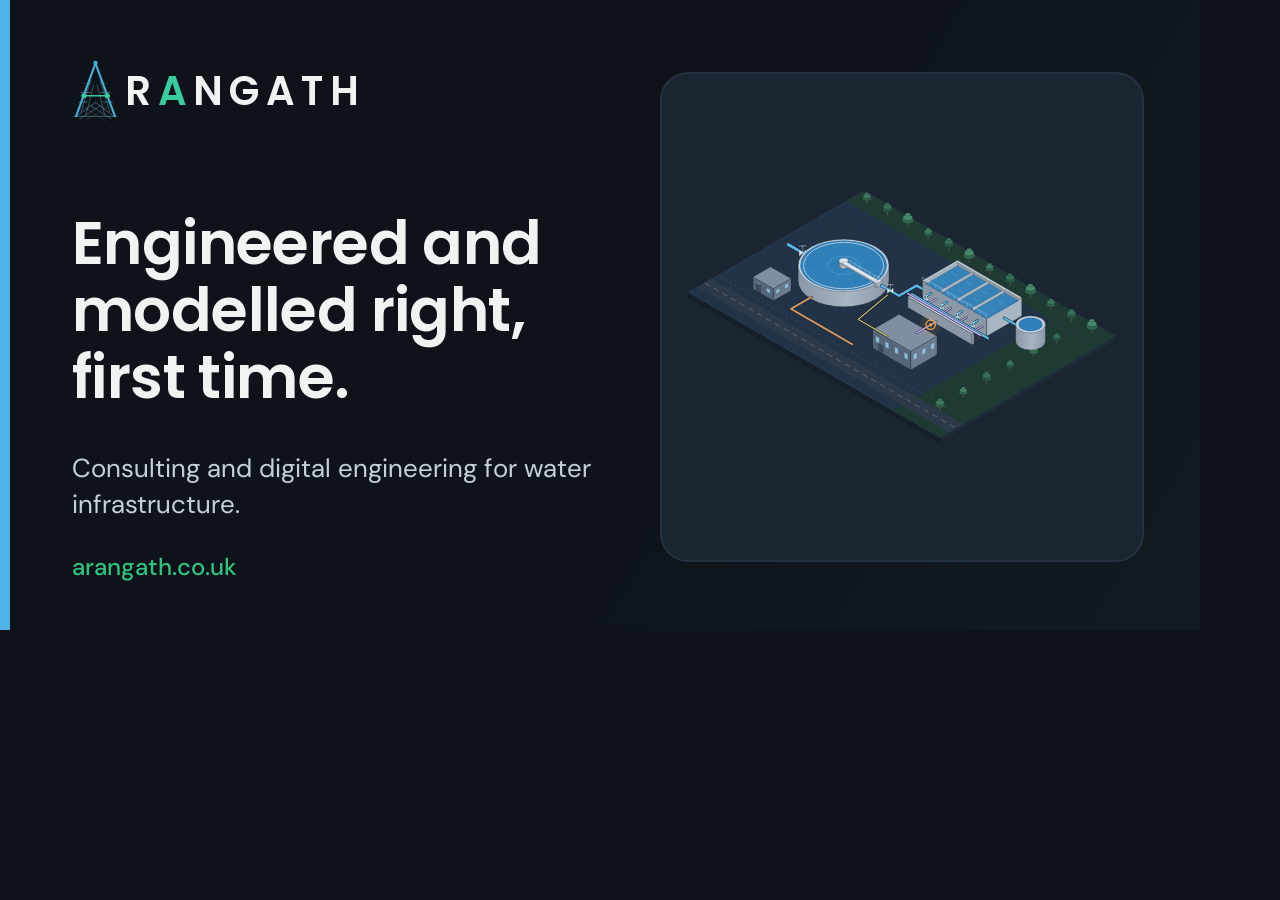
<file: tools/social/card.html>
<!doctype html><html><head><meta charset="utf-8">
<link href="https://fonts.googleapis.com/css2?family=DM+Sans:wght@400;500&family=Poppins:wght@600&display=swap" rel="stylesheet">
<style>
html,body{margin:0;width:1200px;height:630px;background:#0D1319;overflow:hidden;font-family:'DM Sans',sans-serif;color:#EEF4F1}
.c{position:relative;width:1200px;height:630px;background:linear-gradient(120deg,#0D1319 55%,#121A22)}
.lock{position:absolute;left:72px;top:60px;display:flex;align-items:center;font-family:Poppins;font-weight:600;font-size:40px;letter-spacing:.16em}
.lock img{height:62px;margin-right:6px}.g{color:#3CC99F}
h1{position:absolute;left:72px;top:210px;width:560px;margin:0;font-family:Poppins;font-weight:600;font-size:60px;line-height:1.12;letter-spacing:-.01em}
p{position:absolute;left:72px;top:450px;width:520px;margin:0;font-size:26px;line-height:1.4;color:#C5CFDA}
.url{position:absolute;left:72px;bottom:48px;font-size:24px;font-weight:500;color:#34C17F}
.panel{position:absolute;right:56px;top:72px;width:480px;height:486px;background:#1A2531;border:2px solid #243140;border-radius:28px;display:flex;align-items:center;justify-content:center}
.panel img{width:440px}
.bar{position:absolute;left:0;top:0;width:10px;height:630px;background:#4FB3E8}
</style></head><body><div class="c"><div class="bar"></div>
<div class="lock"><img src="../../assets/logo/arangath-mark-dark-bg.svg"><span>R<span class="g">A</span>NGATH</span></div>
<h1>Engineered and modelled right, first time.</h1>
<p>Consulting and digital engineering for water infrastructure.</p>
<div class="url">arangath.co.uk</div>
<div class="panel"><img src="../../assets/illustrations/treatment-works-plain.svg"></div></div></body></html>
</file>
